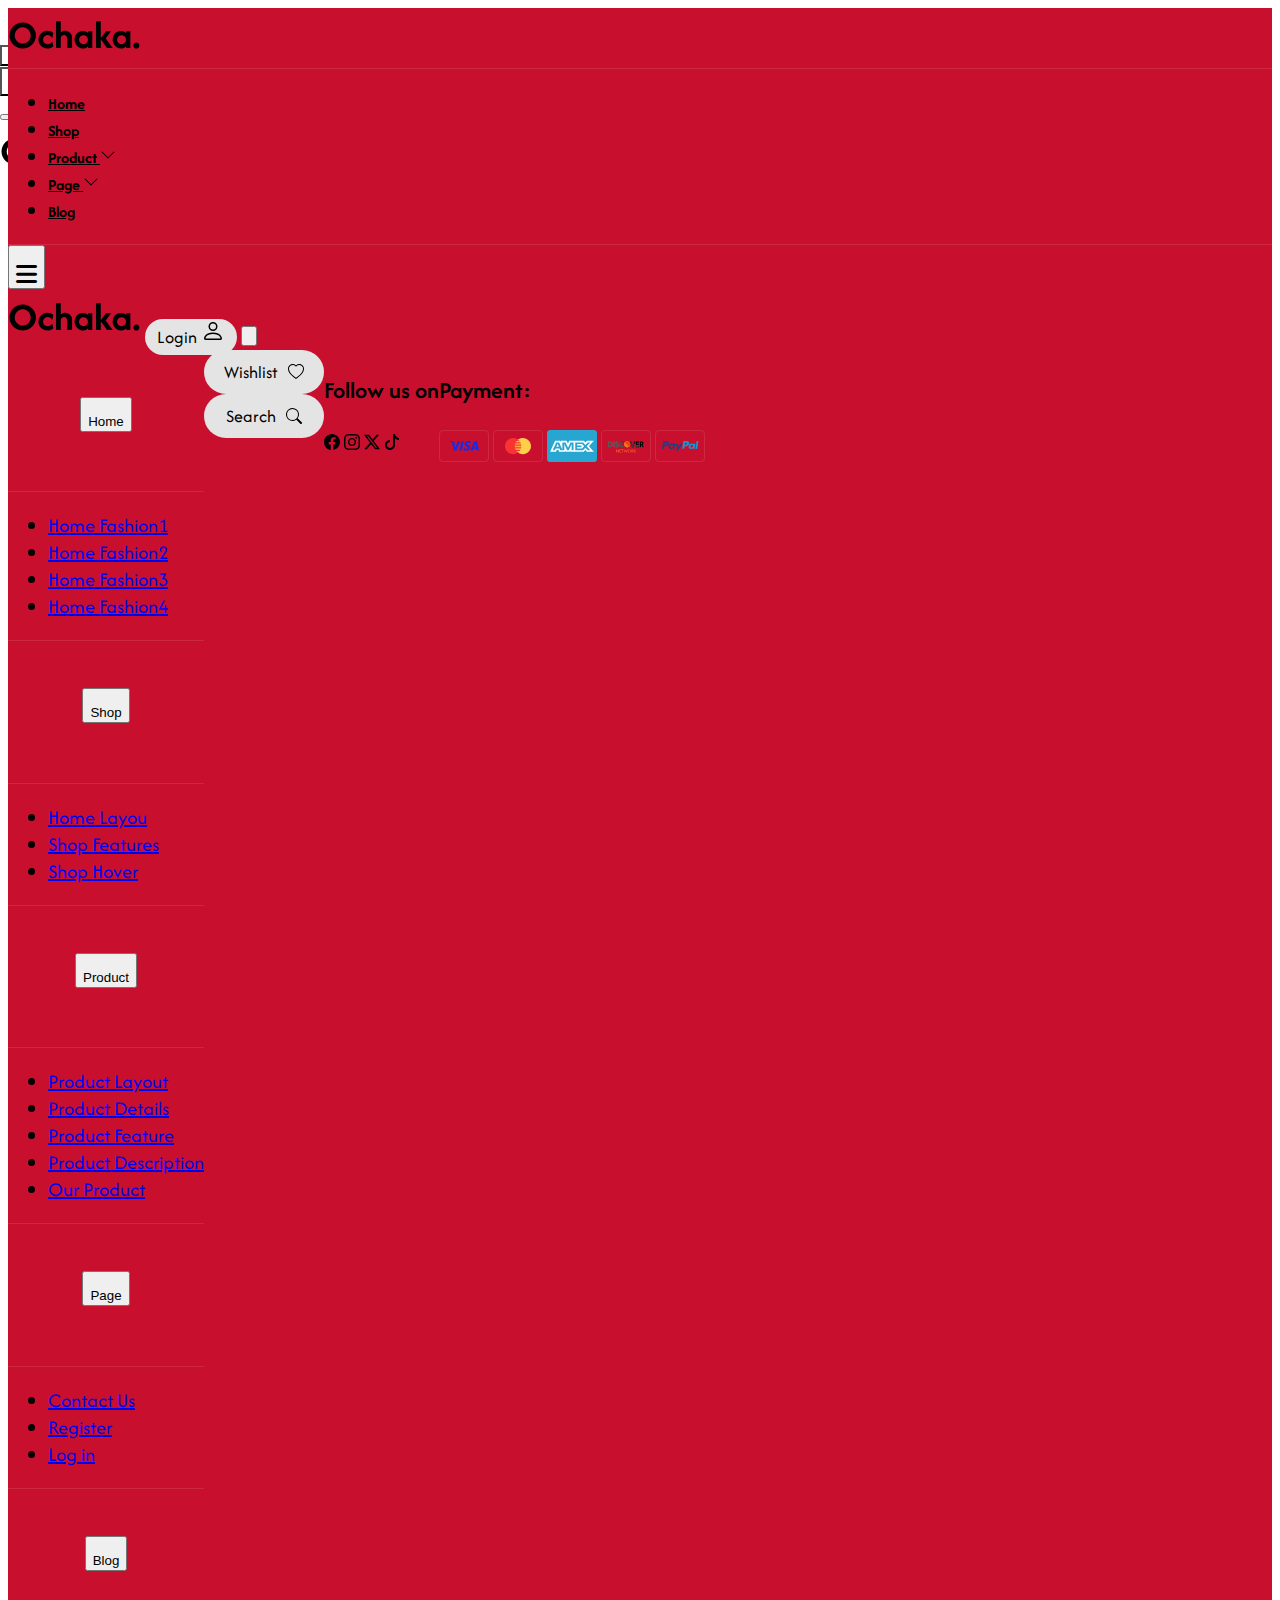
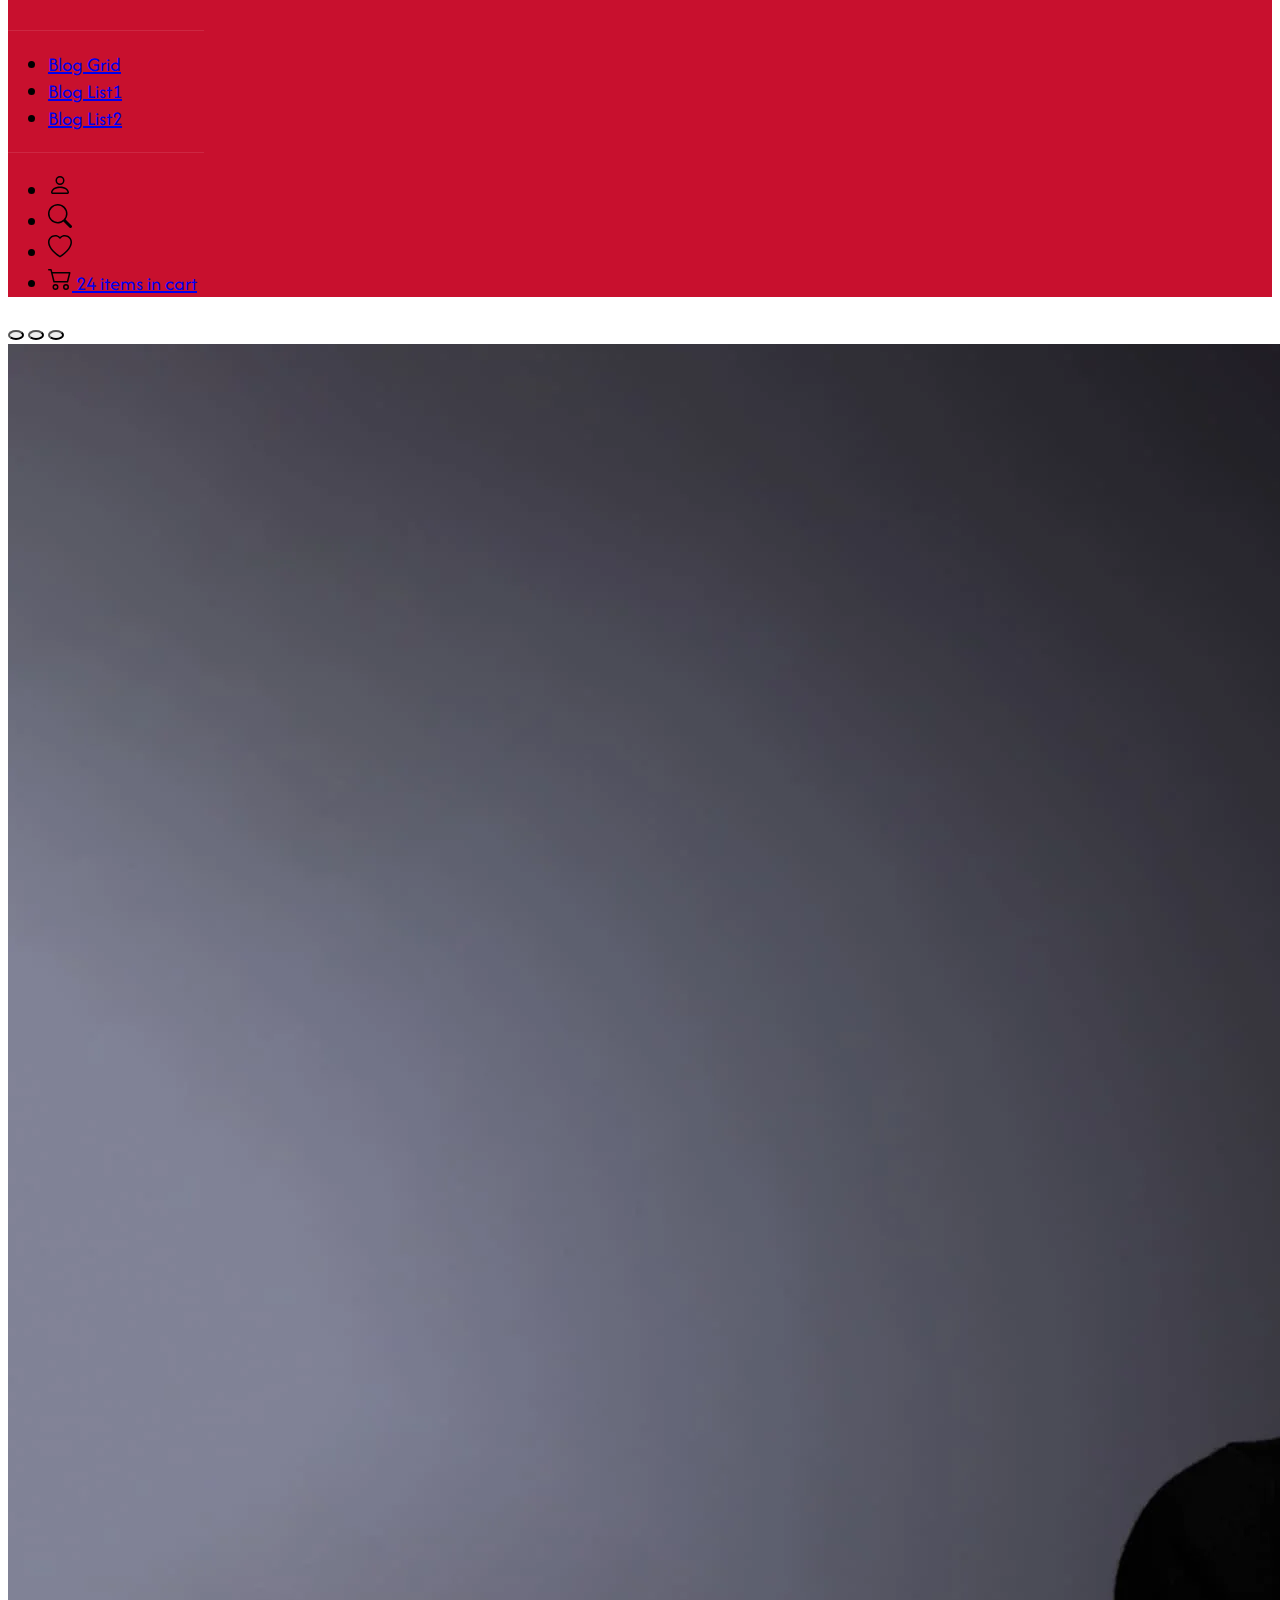
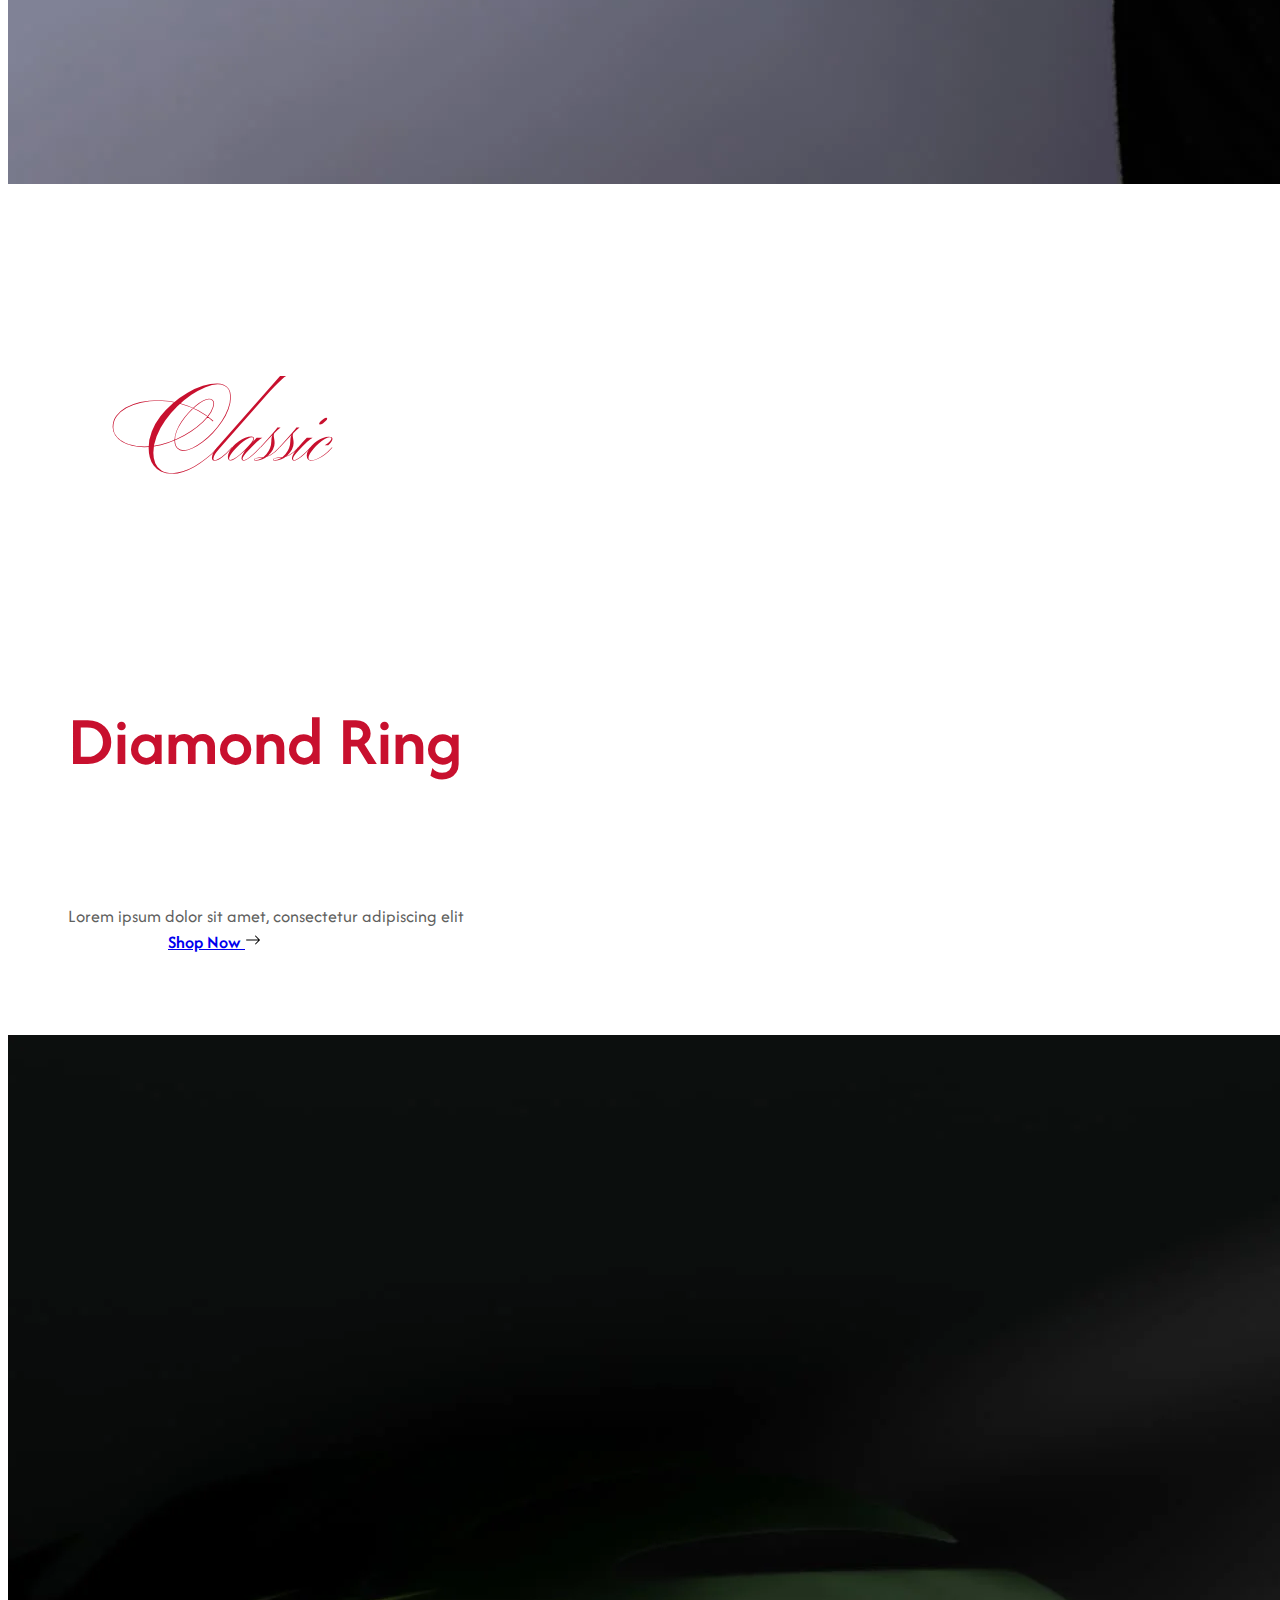
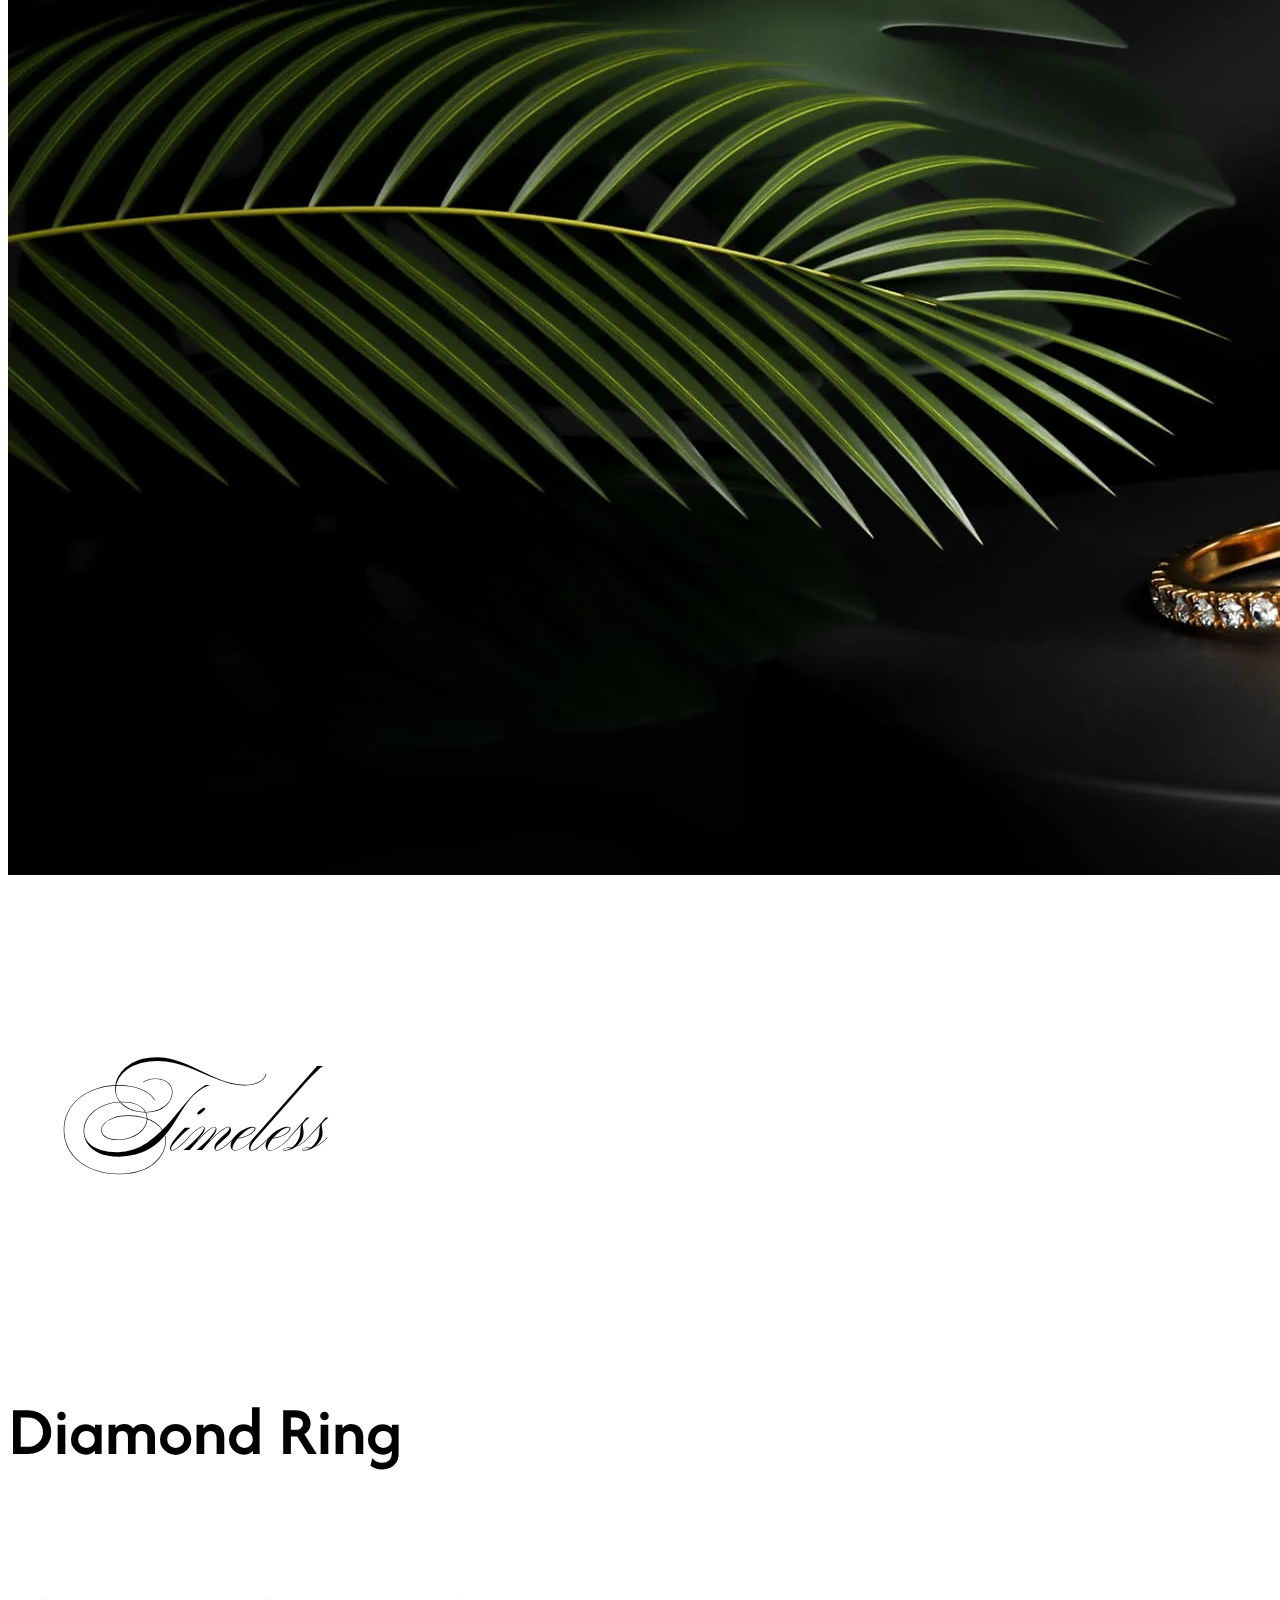
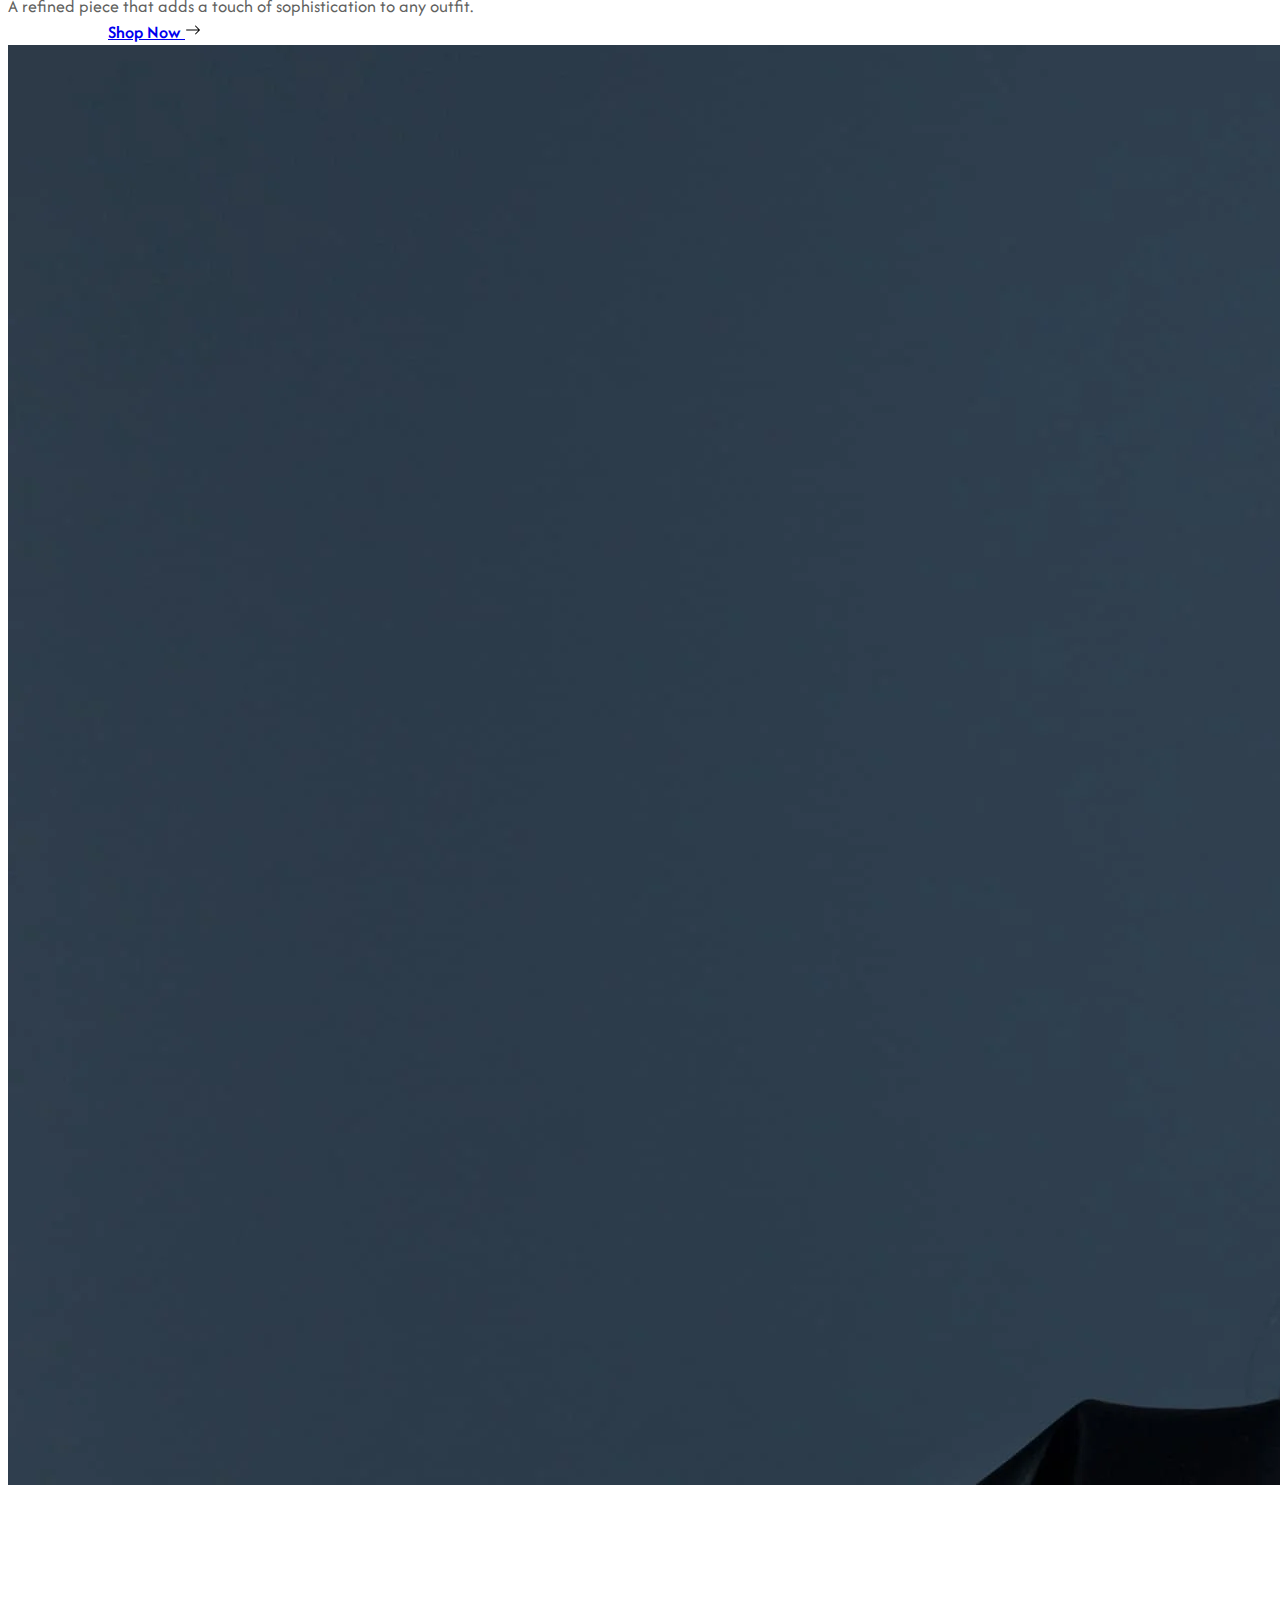
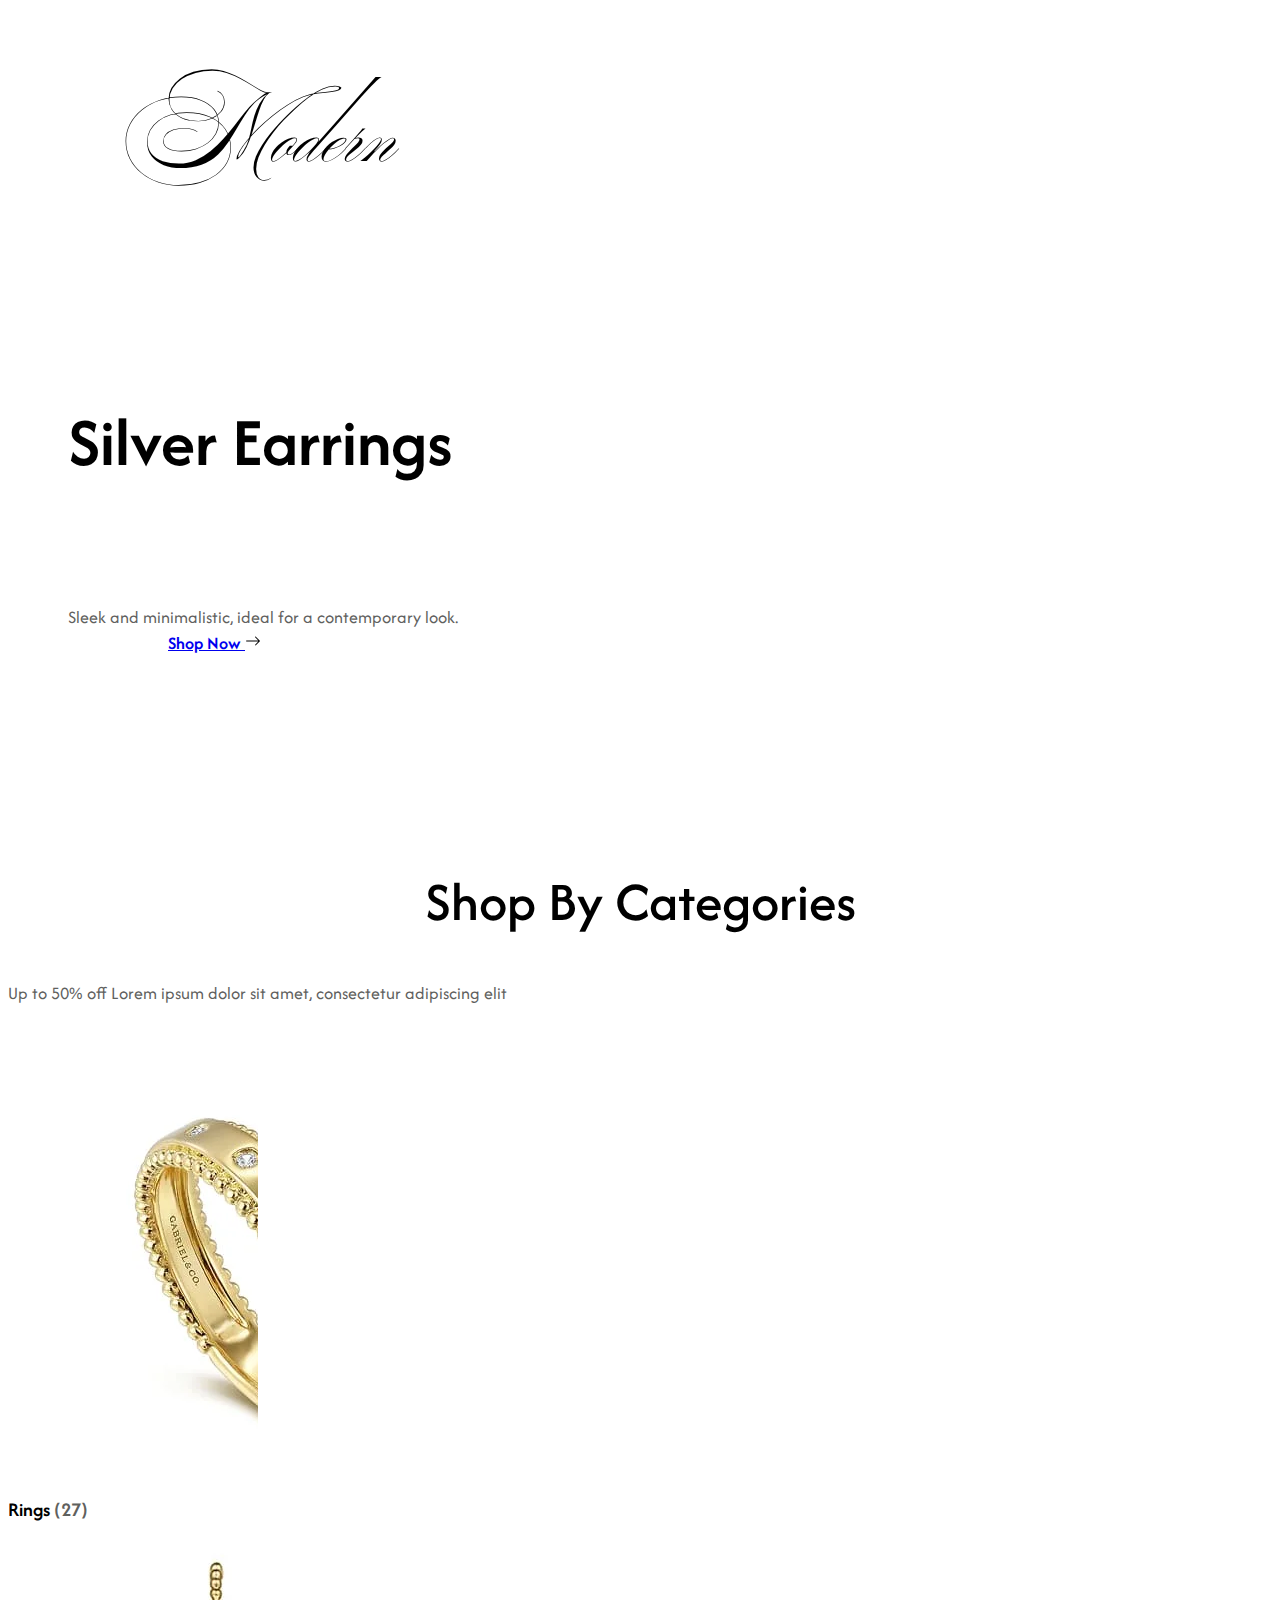
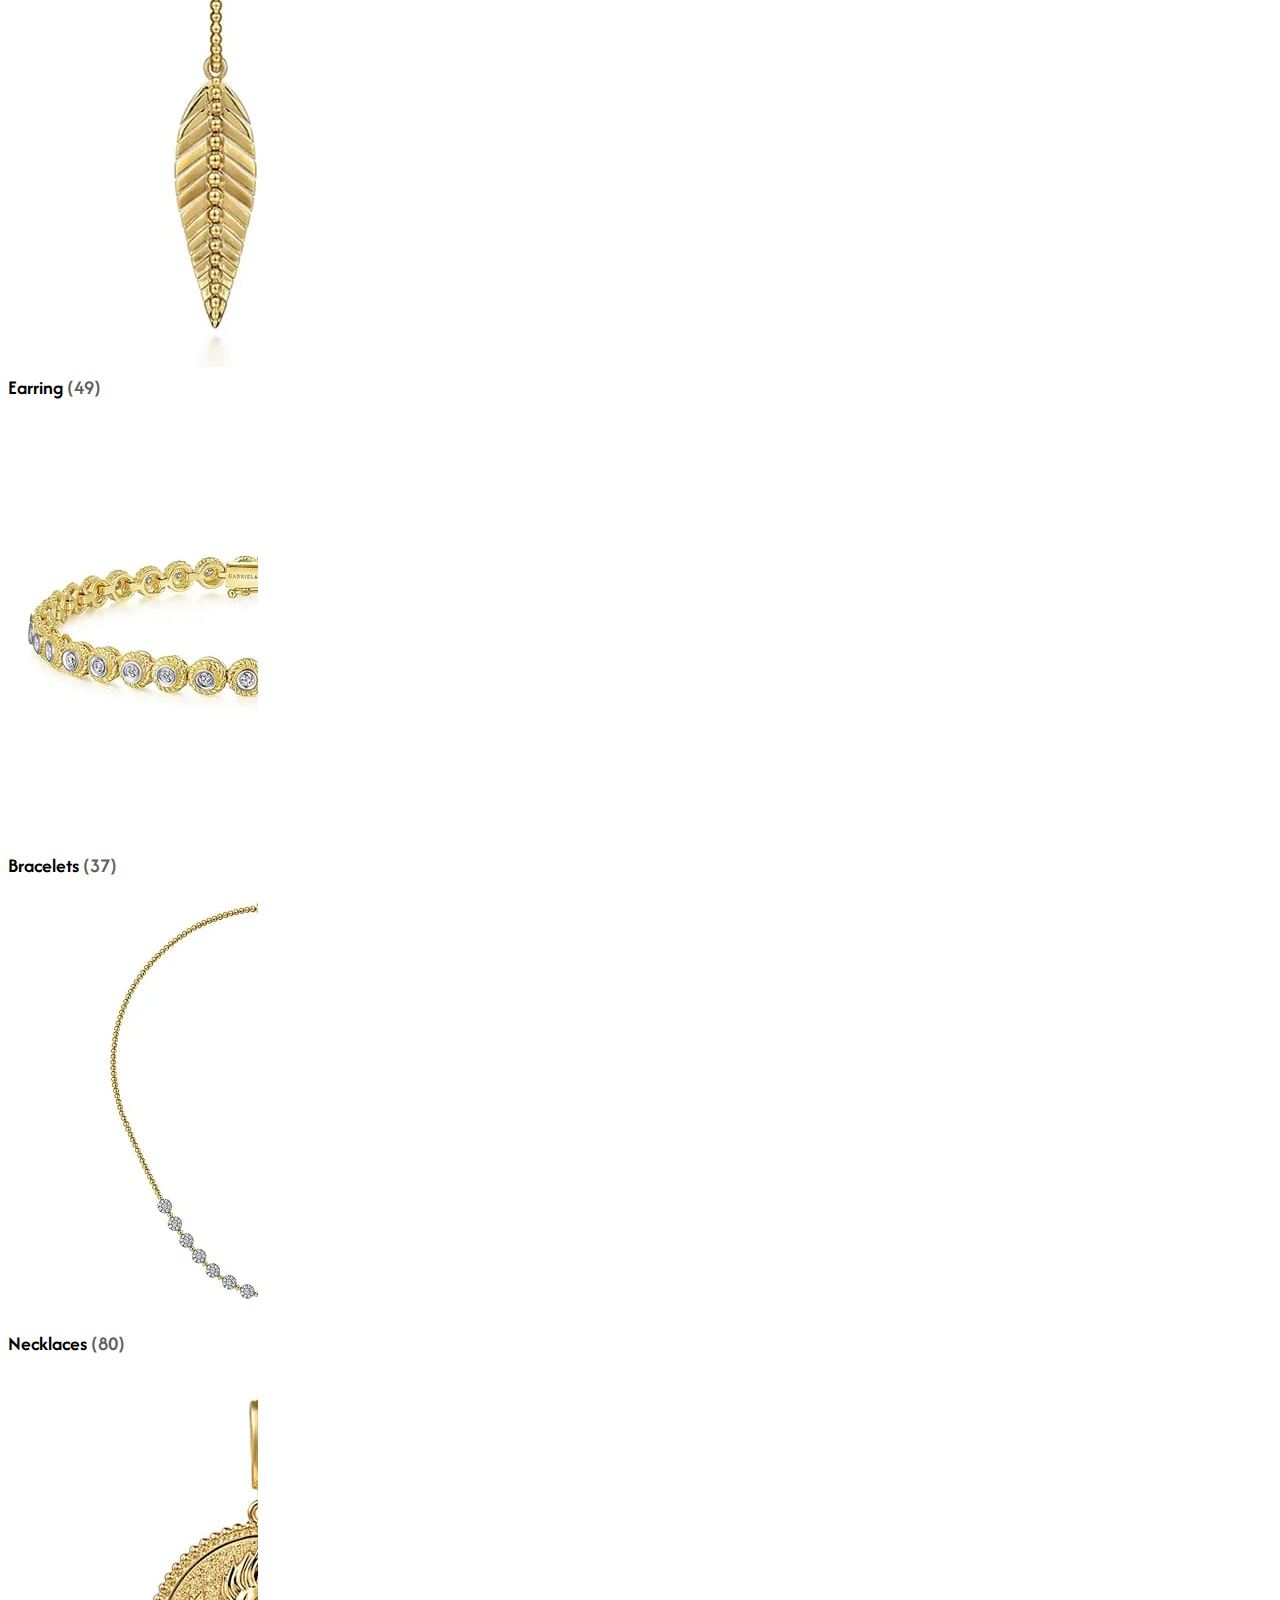
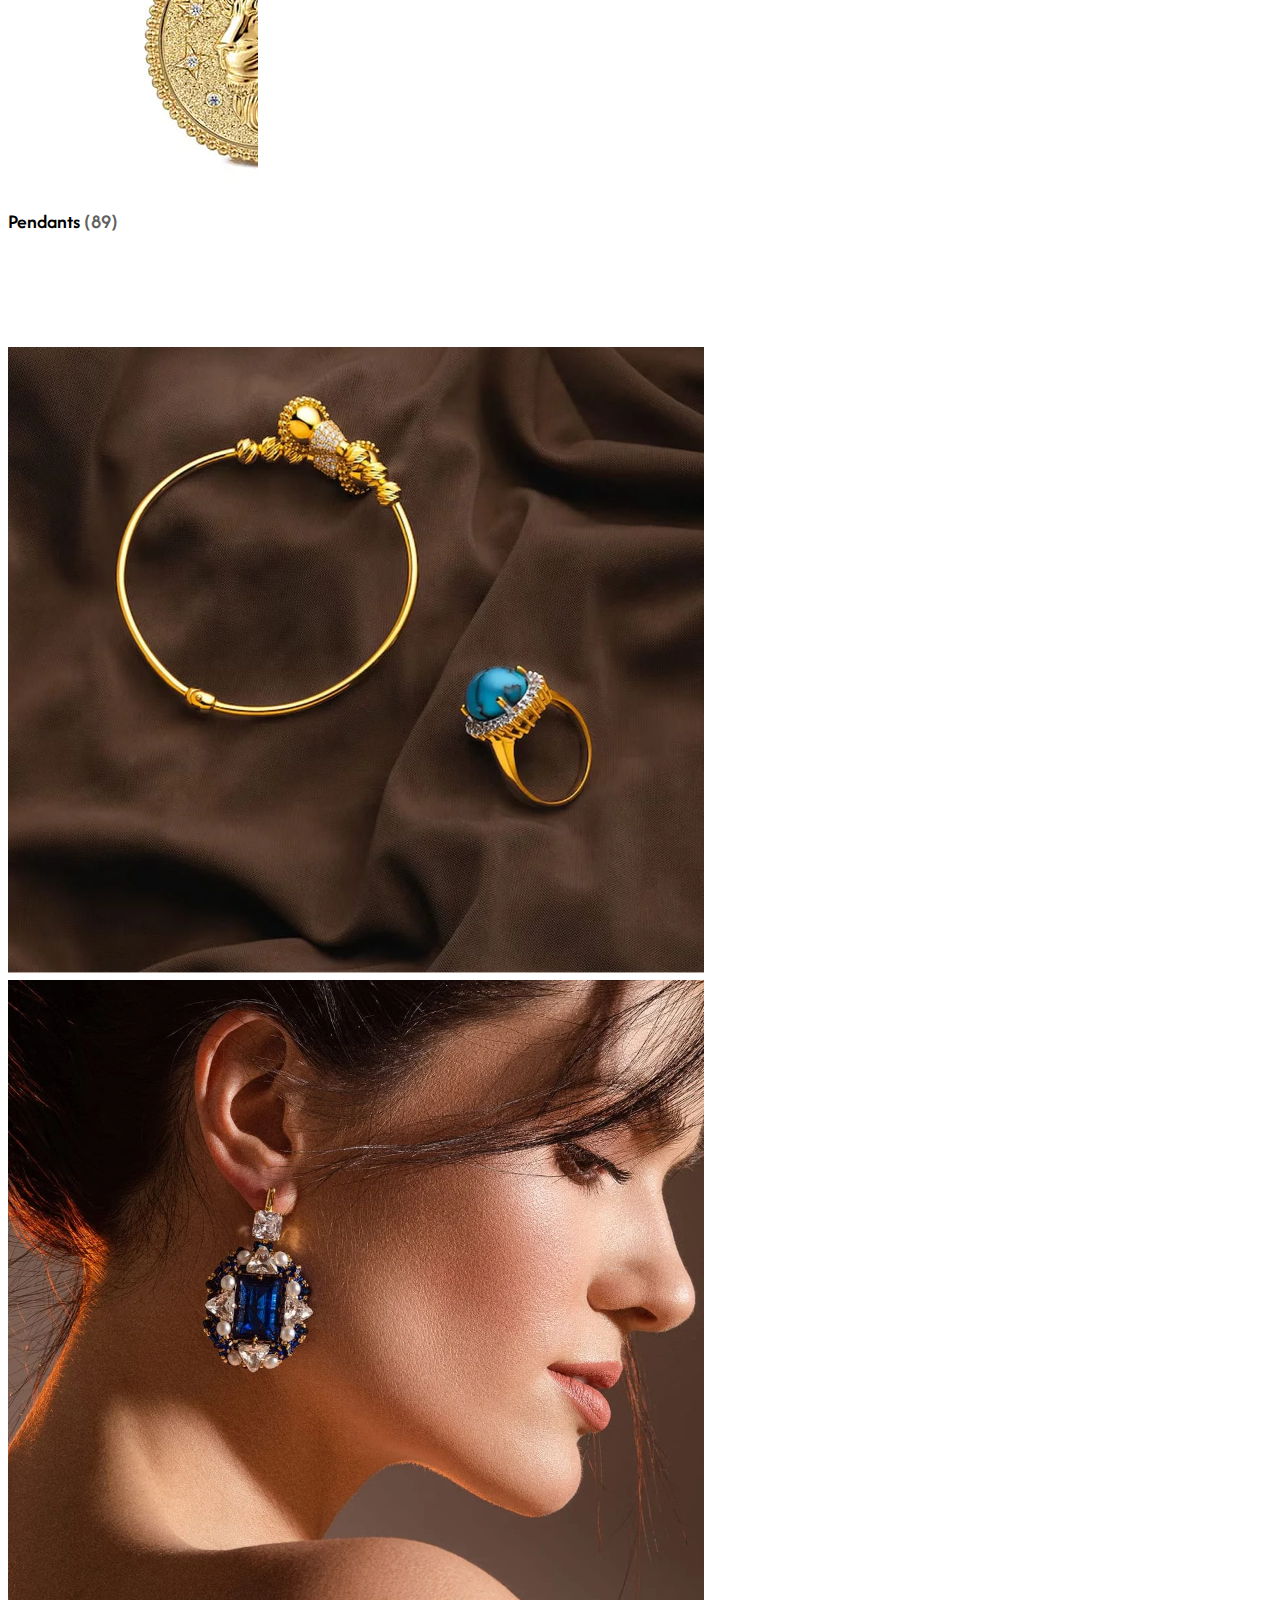
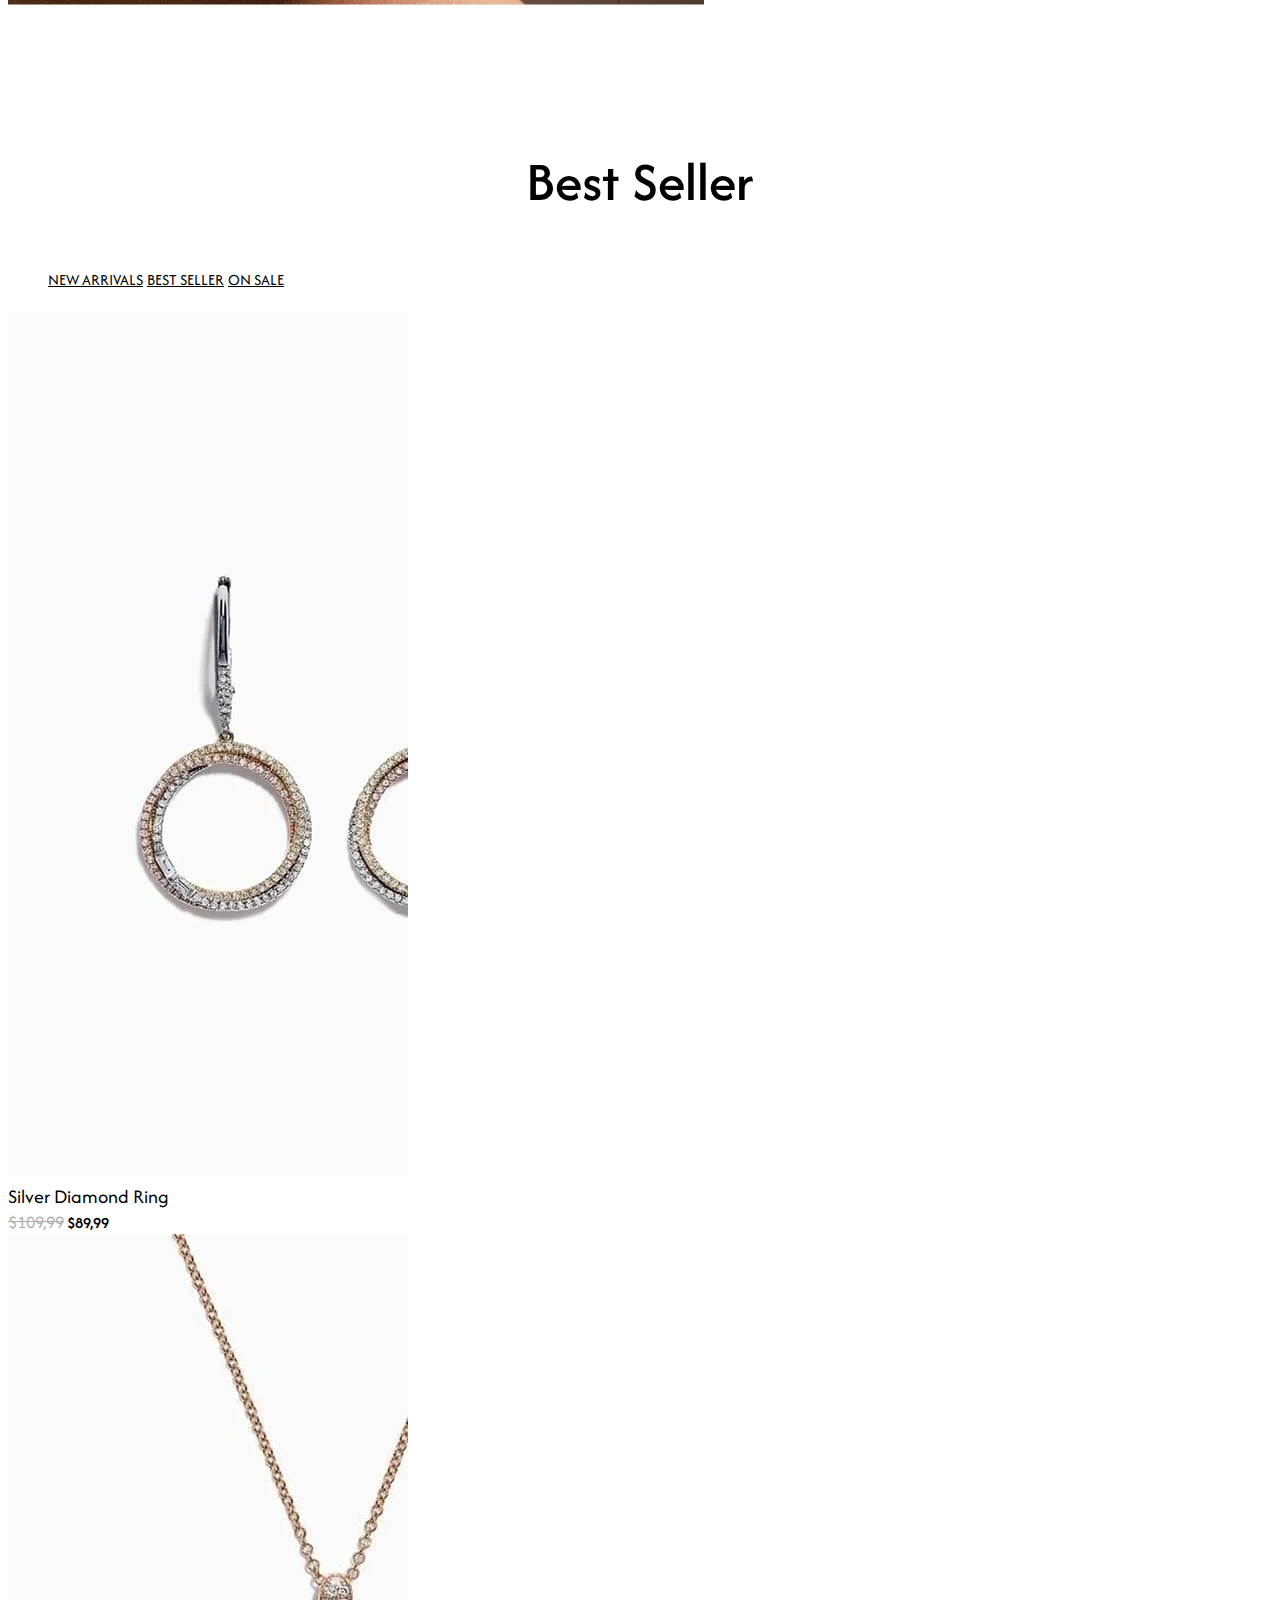
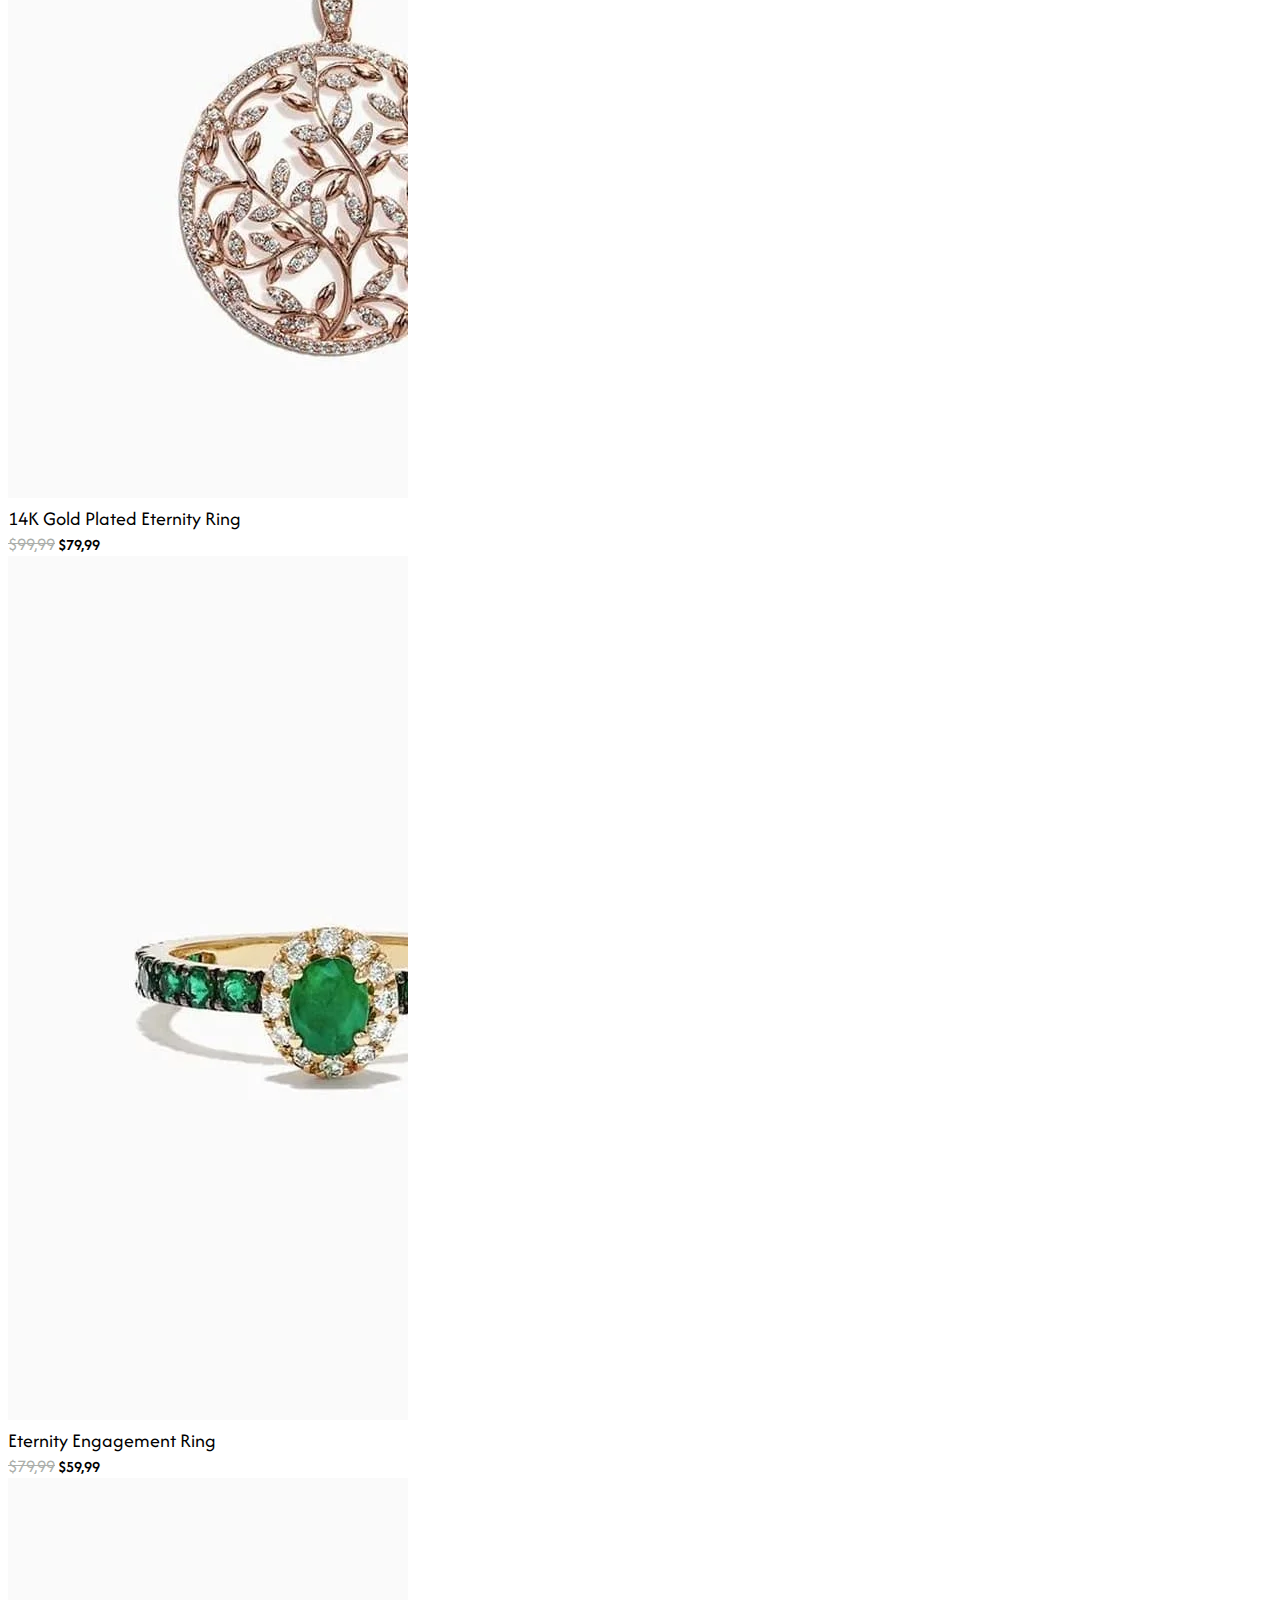
<file: index.html>
<!doctype html>
<html lang="en">

<head>
    <meta charset="utf-8">
    <meta name="viewport" content="width=device-width, initial-scale=1">
    <title>Jewelery</title>
    <meta name="description" content="Jewelry Shop" />
    <meta name="keywords" content="jewelry, ring, necklace, earrings, bracelet, accessories" />
    <!-- bootstrap css  -->
    <link href="https://cdn.jsdelivr.net/npm/bootstrap@5.3.7/dist/css/bootstrap.min.css" rel="stylesheet"
        integrity="sha384-LN+7fdVzj6u52u30Kp6M/trliBMCMKTyK833zpbD+pXdCLuTusPj697FH4R/5mcr" crossorigin="anonymous">
        <link rel="stylesheet" href="https://cdnjs.cloudflare.com/ajax/libs/font-awesome/6.5.1/css/all.min.css" integrity="sha512-…(بعض القيمة هنا)…" crossorigin="anonymous" referrerpolicy="no-referrer" />

    <!-- custom css-->
    <link rel="stylesheet" href="./assets/CSS/main.css">
</head>




<body>
        <div class="hidnav d-none">
            <div class="container">
                <div class="hiddennav d-flex justify-content-between p-2">
                    <div class="logon">
                        <img src="./assets/image/navbar/logo (1).svg" alt="logo">
                    </div>
                    <div class="main-nav1 d-none d-xl-block">
                        <div class="container-fluid">
                            <nav class="navbar navbar-expand-lg">
                                <div class="w-100 d-flex justify-content-between align-items-center">
                                    <div class="collapse navbar-collapse justify-content-center menu"
                                        id="navbarSupportedContent1">
                                        <ul class="navbar-nav mb-2 mb-lg-0">
                                            <li class="nav-item">
                                                <a class="nav-link text-white" aria-current="page" href="#">Home</a>
                                            </li>
                                            <li>
                                                <a class="nav-link text-white" href="#">Shop</a>
                                            </li>
                                            <li class="nav-item dropdown">
                                                <a class="nav-link d-flex align-items-center text-white" href="#"
                                                    id="navbarDropdownm1" role="button" data-bs-toggle="dropdown1"
                                                    aria-expanded="false">
                                                    Product
                                                    <svg xmlns="http://www.w3.org/2000/svg" width="16" height="16"
                                                        fill="currentColor" class="bi bi-chevron-down ms-2 rotate-icon"
                                                        viewBox="0 0 16 16">
                                                        <path fill-rule="evenodd"
                                                            d="M1.646 4.646a.5.5 0 0 1 .708 0L8 10.293l5.646-5.647a.5.5 0 0 1 .708.708l-6 6a.5.5 0 0 1-.708 0l-6-6a.5.5 0 0 1 0-.708z" />
                                                    </svg>
                                                </a>
                                                <ul class="dropdown-menu" aria-labelledby="navbarDropdownm1">
                                                    <li><a class="dropdown-item " href="#">Product Layout</a></li>
                                                    <li><a class="dropdown-item " href="#">Product Details</a></li>
                                                    <li><a class="dropdown-item " href="#">Product Feature</a></li>
                                                    <li><a class="dropdown-item " href="ourproduct.html">Our Product</a>
                                                    </li>
                                                </ul>
                                            </li>
                                            <li class="nav-item dropdown">
                                                <a class="nav-link d-flex align-items-center text-white" href="#"
                                                    id="navbarDropdown3" role="button" aria-expanded="false">
                                                    Page
                                                    <svg xmlns="http://www.w3.org/2000/svg" width="16" height="16"
                                                        fill="currentColor" class="bi bi-chevron-down ms-2 rotate-icon"
                                                        viewBox="0 0 16 16">
                                                        <path fill-rule="evenodd"
                                                            d="M1.646 4.646a.5.5 0 0 1 .708 0L8 10.293l5.646-5.647a.5.5 0 0 1 .708.708l-6 6a.5.5 0 0 1-.708 0l-6-6a.5.5 0 0 1 0-.708z" />
                                                    </svg>
                                                </a>
                                                <ul class="dropdown-menu " aria-labelledby="navbarDropdown">
                                                    <li><a class="dropdown-item " href="contactus.html">Contact Us</a>
                                                    </li>
                                                    <li><a class="dropdown-item " href="register.html">Register</a></li>
                                                    <li><a class="dropdown-item " href="login.html">Log in</a></li>

                                                </ul>
                                            </li>
                                            <li>
                                                <a class="nav-link text-white" href="#">Blog</a>
                                            </li>
                                        </ul>
                                    </div>
                                </div>
                            </nav>
                        </div>
                    </div>
                    <nav class="navbar1 d-block d-xl-none">
                            <div class="container-fluid  d-flex justify-content-between align-items-center ">
                                <button class="navbar-toggler order-0 border-0  " type="button"
                                    data-bs-toggle="offcanvas" data-bs-target="#offcanvasDarkNavbar8"
                                    aria-controls="offcanvasDarkNavbar" aria-label="Toggle navigation">
                                    <i class="fa-solid fa-bars" style="color: #000000; font-size: 24px;"></i>
                                </button>
                                <div class="d-xl-none order-2 " style="width: 40px;"></div>
                                <div class="offcanvas offcanvas-start text-bg-white d-xl-none" tabindex="-1"
                                    id="offcanvasDarkNavbar8" aria-labelledby="offcanvasDarkNavbarLabel">
                                    <div
                                        class="offcanvas-header p-4 d-flex flex-nowrap overflow-auto gap-4 align-items-center login">
                                        <img src="./assets/image/logo.svg" alt="logo">
                                        <a href="login.html">Login <svg xmlns="http://www.w3.org/2000/svg" width="24"
                                                height="24" fill="#00000" class="bi bi-person" viewBox="0 0 16 16">
                                                <path
                                                    d="M8 8a3 3 0 1 0 0-6 3 3 0 0 0 0 6m2-3a2 2 0 1 1-4 0 2 2 0 0 1 4 0m4 8c0 1-1 1-1 1H3s-1 0-1-1 1-4 6-4 6 3 6 4m-1-.004c-.001-.246-.154-.986-.832-1.664C11.516 10.68 10.289 10 8 10s-3.516.68-4.168 1.332c-.678.678-.83 1.418-.832 1.664z" />
                                            </svg></a>
                                        <button type="button" class="btn-close btn-close-white"
                                            data-bs-dismiss="offcanvas" aria-label="Close"></button>
                                    </div>
                                    <div class="offcanvas-body pt-4 px-3 d-flex flex-column gap-3">
                                        <div class="accordion w-100" id="accordionExample9">
                                            <div class="accordion-item">
                                                <h2 class="accordion-header">
                                                    <button class="accordion-button" type="button"
                                                        data-bs-toggle="collapse" data-bs-target="#collapseOne"
                                                        aria-expanded="true" aria-controls="collapseOne">
                                                        Home
                                                    </button>
                                                </h2>
                                                <div id="collapseOne" class="accordion-collapse collapse show"
                                                    data-bs-parent="#accordionExample9">
                                                    <div class="accordion-body">
                                                        <ul class="list-unstyled">
                                                            <li><a href="#">Home Fashion1</a></li>
                                                            <li><a href="#">Home Fashion2</a></li>
                                                            <li><a href="#">Home Fashion3</a></li>
                                                            <li><a href="#">Home Fashion4</a></li>
                                                        </ul>
                                                    </div>
                                                </div>
                                            </div>
                                            <div class="accordion-item">
                                                <h2 class="accordion-header">
                                                    <button class="accordion-button collapsed" type="button"
                                                        data-bs-toggle="collapse" data-bs-target="#collapseTwo"
                                                        aria-expanded="false" aria-controls="collapseTwo">
                                                        Shop
                                                    </button>
                                                </h2>
                                                <div id="collapseTwo" class="accordion-collapse collapse"
                                                    data-bs-parent="#accordionExample">
                                                    <div class="accordion-body">
                                                        <ul class="list-unstyled">
                                                            <li><a href="#">Home Layou</a></li>
                                                            <li><a href="#">Shop Features</a></li>
                                                            <li><a href="#">Shop Hover</a></li>
                                                        </ul>
                                                    </div>
                                                </div>
                                            </div>
                                            <div class="accordion-item">
                                                <h2 class="accordion-header">
                                                    <button class="accordion-button collapsed" type="button"
                                                        data-bs-toggle="collapse" data-bs-target="#collapseThree"
                                                        aria-expanded="false" aria-controls="collapseThree">
                                                        Product
                                                    </button>
                                                </h2>
                                                <div id="collapseThree" class="accordion-collapse collapse"
                                                    data-bs-parent="#accordionExample">
                                                    <div class="accordion-body">
                                                        <ul class="list-unstyled">
                                                            <li><a href="#">Product Layout</a></li>
                                                            <li><a href="#">Product Details</a></li>
                                                            <li><a href="#">Product Feature</a></li>
                                                            <li><a href="#">Product Description</a></li>
                                                            <li><a href="ourproduct.html">Our Product</a></li>
                                                        </ul>
                                                    </div>
                                                </div>
                                            </div>
                                            <div class="accordion-item">
                                                <h2 class="accordion-header">
                                                    <button class="accordion-button collapsed" type="button"
                                                        data-bs-toggle="collapse" data-bs-target="#collapseFour"
                                                        aria-expanded="false" aria-controls="collapseFour">
                                                        Page
                                                    </button>
                                                </h2>
                                                <div id="collapseFour" class="accordion-collapse collapse"
                                                    data-bs-parent="#accordionExample">
                                                    <div class="accordion-body">
                                                        <ul class="list-unstyled">
                                                            <li><a href="contactus.html">Contact Us</a></li>
                                                            <li><a href="register.html">Register</a></li>
                                                            <li><a href="login.html">Log in</a></li>
                                                        </ul>
                                                    </div>
                                                </div>
                                            </div>
                                            <div class="accordion-item">
                                                <h2 class="accordion-header">
                                                    <button class="accordion-button collapsed" type="button"
                                                        data-bs-toggle="collapse" data-bs-target="#collapseFive"
                                                        aria-expanded="false" aria-controls="collapseFive">
                                                        Blog
                                                    </button>
                                                </h2>
                                                <div id="collapseFive" class="accordion-collapse collapse"
                                                    data-bs-parent="#accordionExample">
                                                    <div class="accordion-body">
                                                        <ul class="list-unstyled">
                                                            <li><a href="contactus.html">Blog Grid</a></li>
                                                            <li><a href="register.html">Blog List1</a></li>
                                                            <li><a href="login.html">Blog List2</a></li>
                                                        </ul>
                                                    </div>
                                                </div>
                                            </div>
                                        </div>
                                        <div class="btn-like-s d-flex  justify-content-center gap-2">
                                            <a href="#"> Wishlist <svg xmlns="http://www.w3.org/2000/svg" width="16"
                                                    height="16" fill="#000000" class="bi bi-heart" viewBox="0 0 16 16">
                                                    <path
                                                        d="m8 2.748-.717-.737C5.6.281 2.514.878 1.4 3.053c-.523 1.023-.641 2.5.314 4.385.92 1.815 2.834 3.989 6.286 6.357 3.452-2.368 5.365-4.542 6.286-6.357.955-1.886.838-3.362.314-4.385C13.486.878 10.4.28 8.717 2.01zM8 15C-7.333 4.868 3.279-3.04 7.824 1.143q.09.083.176.171a3 3 0 0 1 .176-.17C12.72-3.042 23.333 4.867 8 15" />
                                                </svg>
                                            </a>
                                            <a href="#"> Search <svg xmlns="http://www.w3.org/2000/svg" width="16"
                                                    height="16" fill="#000000" class="bi bi-search" viewBox="0 0 16 16">
                                                    <path
                                                        d="M11.742 10.344a6.5 6.5 0 1 0-1.397 1.398h-.001q.044.06.098.115l3.85 3.85a1 1 0 0 0 1.415-1.414l-3.85-3.85a1 1 0 0 0-.115-.1zM12 6.5a5.5 5.5 0 1 1-11 0 5.5 5.5 0 0 1 11 0" />
                                                </svg> </a>
                                        </div>
                                        <div class="follow">
                                            <h3>Follow us on</h3>
                                            <div class="social d-flex gap-3">
                                                <a href="#"><img src="./assets/image/social/facebook.svg"
                                                        alt="Facebook"></a>
                                                <a href="#"><img src="./assets/image/social/instagram.svg"
                                                        alt="Instagram"></a>
                                                <a href="#"><img src="./assets/image/social/twitter-x.svg"
                                                        alt="Twitter"></a>
                                                <a href="#"><img src="./assets/image/social/tiktok.svg"
                                                        alt="TikTok"></a>
                                            </div>
                                        </div>
                                        <div class="payment">
                                            <h3 class="text-dark">Payment:</h3>
                                            <div class="payment-icon d-flex gap-1 justify-content-center">
                                                <img src="./assets/image/footer/visa-2.svg" alt="VISA">
                                                <img src="./assets/image/footer/master-card-2.svg" alt="MasterCard">
                                                <img src="./assets/image/footer/amex-2.svg" alt="AMEX">
                                                <img src="./assets/image/footer/discover-2.svg" alt="Discover">
                                                <img src="./assets/image/footer/paypal-2.svg" alt="PayPal">
                                            </div>
                                        </div>
                                    </div>
                                </div>
                            </div>
                    </nav>
                    <div class="logonn">
                        <img src="./assets/image/navbar/logo (1).svg" alt="logo">
                    </div>
                    <div class="nav-iconn ">
                        <ul class="d-flex list-unstyled gap-3 align-items-center justify-content-center pt-2">
                            <li class="spa1"><a href="login.html"><svg xmlns="http://www.w3.org/2000/svg" width="24" height="24"
                                        fill="#00000" class="bi bi-person" viewBox="0 0 16 16">
                                        <path
                                            d="M8 8a3 3 0 1 0 0-6 3 3 0 0 0 0 6m2-3a2 2 0 1 1-4 0 2 2 0 0 1 4 0m4 8c0 1-1 1-1 1H3s-1 0-1-1 1-4 6-4 6 3 6 4m-1-.004c-.001-.246-.154-.986-.832-1.664C11.516 10.68 10.289 10 8 10s-3.516.68-4.168 1.332c-.678.678-.83 1.418-.832 1.664z" />
                                    </svg></a></li>
                            <li class="spa2"><a href="#"><svg xmlns="http://www.w3.org/2000/svg" width="24" height="24" fill="#00000"
                                        class="bi bi-search" viewBox="0 0 16 16">
                                        <path
                                            d="M11.742 10.344a6.5 6.5 0 1 0-1.397 1.398h-.001q.044.06.098.115l3.85 3.85a1 1 0 0 0 1.415-1.414l-3.85-3.85a1 1 0 0 0-.115-.1zM12 6.5a5.5 5.5 0 1 1-11 0 5.5 5.5 0 0 1 11 0" />
                                    </svg></a></li>
                            <li class="spa3"><a href="#"><svg xmlns="http://www.w3.org/2000/svg" width="24" height="24" fill="#00000"
                                        class="bi bi-heart" viewBox="0 0 16 16">
                                        <path
                                            d="m8 2.748-.717-.737C5.6.281 2.514.878 1.4 3.053c-.523 1.023-.641 2.5.314 4.385.92 1.815 2.834 3.989 6.286 6.357 3.452-2.368 5.365-4.542 6.286-6.357.955-1.886.838-3.362.314-4.385C13.486.878 10.4.28 8.717 2.01zM8 15C-7.333 4.868 3.279-3.04 7.824 1.143q.09.083.176.171a3 3 0 0 1 .176-.17C12.72-3.042 23.333 4.867 8 15" />
                                    </svg></a></li>
                            <li class="position-relative spa4"><a href="#"><svg xmlns="http://www.w3.org/2000/svg" width="24"
                                        height="24" fill="#00000" class="bi bi-cart2" viewBox="0 0 16 16">
                                        <path
                                            d="M0 2.5A.5.5 0 0 1 .5 2H2a.5.5 0 0 1 .485.379L2.89 4H14.5a.5.5 0 0 1 .485.621l-1.5 6A.5.5 0 0 1 13 11H4a.5.5 0 0 1-.485-.379L1.61 3H.5a.5.5 0 0 1-.5-.5M3.14 5l1.25 5h8.22l1.25-5zM5 13a1 1 0 1 0 0 2 1 1 0 0 0 0-2m-2 1a2 2 0 1 1 4 0 2 2 0 0 1-4 0m9-1a1 1 0 1 0 0 2 1 1 0 0 0 0-2m-2 1a2 2 0 1 1 4 0 2 2 0 0 1-4 0" />
                                    </svg>
                                    <span
                                        class="position-absolute top-0 start-100 translate-middle badge rounded-pill bg-danger px-1 py-1">
                                        24
                                        <span class="visually-hidden">items in cart</span>
                                    </span></a></li>
                        </ul>
                    </div>
                </div>
            </div>
            
        </div>
    <main>
        <section class="header">
            <div id="carouselExampleIndicators" class="carousel slide position-relative" data-bs-ride="carousel">
                <div class="carousel-indicators">
                    <button type="button" data-bs-target="#carouselExampleIndicators" data-bs-slide-to="0"
                        class="active" aria-current="true" aria-label="Slide 1"></button>
                    <button type="button" data-bs-target="#carouselExampleIndicators" data-bs-slide-to="1"
                        aria-label="Slide 2"></button>
                    <button type="button" data-bs-target="#carouselExampleIndicators" data-bs-slide-to="2"
                        aria-label="Slide 3"></button>
                </div>
                <div class="carousel-inner">
                    <div class="carousel-item active">
                        <img src="./assets/image/hero/girlv.webp" class="d-block w-100 h-100" alt="girl model">
                        <div
                            class="carousel-caption d-none d-md-block d-flex flex-column justify-content-center align-items-center item1">
                            <h5 class="type1 m-0">Classic</h5>
                            <h5 class="type2 m-0">Diamond Ring</h5>
                            <p>Lorem ipsum dolor sit amet, consectetur adipiscing elit</p>
                            <a href="#" class="text-decoration-none btn1 btn btn-light shine-link">Shop Now <img
                                    src="./assets/image/sale/arrow-right.svg" alt="arrow"></a>
                        </div>
                    </div>
                    <div class="carousel-item">
                        <img src="./assets/image/hero/ring.webp" class="d-block w-100" alt="Ring">
                        <div class="carousel-caption d-none d-md-block d-flex flex-column  text2">
                            <h5 class="type1 m-0">Timeless</h5>
                            <h5 class="type2 m-0">Diamond Ring</h5>
                            <p>A refined piece that adds a touch of sophistication to any outfit.</p>
                            <a href="#" class="text-decoration-none btn1 btn btn-light shine-link">Shop Now <img
                                    src="./assets/image/sale/arrow-right.svg" alt="arrow"></a>
                        </div>
                    </div>
                    <div class="carousel-item">
                        <img src="./assets/image/hero/girl1$.webp" class="d-block w-100" alt="girl model">
                        <div
                            class="carousel-caption d-none d-md-block d-flex flex-column justify-content-center align-items-center item1">
                            <h5 class="type1 m-0">Modern</h5>
                            <h5 class="type2 m-0">Silver Earrings</h5>
                            <p>Sleek and minimalistic, ideal for a contemporary look.</p>
                            <a href="#" class="text-decoration-none btn1 btn btn-light shine-link">Shop Now <img
                                    src="./assets/image/sale/arrow-right.svg" alt="arrow"></a>
                        </div>
                    </div>
                </div>
            </div>
            <div class="top-header">
                <div class="container">
                    <div class="nav1 d-flex justify-content-between algin-items-center w-100">
                        <div class="minnav d-flex align-items-center gap-3">
                            <div class="dropdown">
                                <button class="dropdown-toggle border-0 d-none d-lg-block" type="button"
                                    id="languageDropdown1" data-bs-toggle="dropdown" aria-expanded="false">
                                    English
                                </button>
                                <ul class="dropdown-menu" aria-labelledby="languageDropdown">
                                    <li><a class="dropdown-item" href="#">English</a></li>
                                    <li><a class="dropdown-item" href="#">العربية</a></li>
                                    <li><a class="dropdown-item" href="#">简体中文</a></li>
                                    <li><a class="dropdown-item" href="#">اردو</a></li>
                                </ul>
                            </div>
                            <div class="dropdown">
                                <button
                                    class="  dropdown-toggle border-0 d-flex align-items-center gap-2 d-none d-lg-block"
                                    type="button" id="languageDropdown2" data-bs-toggle="dropdown"
                                    aria-expanded="false">
                                    <img src="./assets/image/hero/us.webp" width="20" alt="US flag">USD
                                </button>
                                <ul class="dropdown-menu " aria-labelledby="languageDropdown2">
                                    <li><a class="dropdown-item d-flex align-items-center gap-2" href="#"><img
                                                src="./assets/image/hero/us.webp" width="20" alt="US flag">USD</a></li>
                                    <li><a class="dropdown-item d-flex align-items-center gap-2" href="#"><img
                                                src="./assets/image/hero/vie.webp" width="20" alt="China flag">VND</a>
                                    </li>
                                </ul>
                            </div>
                        </div>
                        <nav class="navbar navbar-dark">
                            <div class="container-fluid  d-flex justify-content-between align-items-center">
                                <button class="navbar-toggler d-xl-none order-0 border-0" type="button"
                                    data-bs-toggle="offcanvas" data-bs-target="#offcanvasDarkNavbar81"
                                    aria-controls="offcanvasDarkNavbar" aria-label="Toggle navigation">
                                    <span class="navbar-toggler-icon"></span>
                                </button>
                                <div class="d-xl-none order-2" style="width: 40px;"></div>
                                <div class="offcanvas offcanvas-start text-bg-white d-xl-none" tabindex="-1"
                                    id="offcanvasDarkNavbar81" aria-labelledby="offcanvasDarkNavbarLabel">
                                    <div
                                        class="offcanvas-header p-4 d-flex flex-nowrap overflow-auto gap-4 align-items-center login">
                                        <img src="./assets/image/logo.svg" alt="logo">
                                        <a href="login.html">Login <svg xmlns="http://www.w3.org/2000/svg" width="24"
                                                height="24" fill="#00000" class="bi bi-person" viewBox="0 0 16 16">
                                                <path
                                                    d="M8 8a3 3 0 1 0 0-6 3 3 0 0 0 0 6m2-3a2 2 0 1 1-4 0 2 2 0 0 1 4 0m4 8c0 1-1 1-1 1H3s-1 0-1-1 1-4 6-4 6 3 6 4m-1-.004c-.001-.246-.154-.986-.832-1.664C11.516 10.68 10.289 10 8 10s-3.516.68-4.168 1.332c-.678.678-.83 1.418-.832 1.664z" />
                                            </svg></a>
                                        <button type="button" class="btn-close btn-close-white"
                                            data-bs-dismiss="offcanvas" aria-label="Close"></button>
                                    </div>
                                    <div class="offcanvas-body pt-4 px-3 d-flex flex-column gap-3">
                                        <div class="accordion w-100" id="accordionExample10">
                                            <div class="accordion-item">
                                                <h2 class="accordion-header">
                                                    <button class="accordion-button" type="button"
                                                        data-bs-toggle="collapse" data-bs-target="#collapseOne52"
                                                        aria-expanded="true" aria-controls="collapseOne52">
                                                        Home
                                                    </button>
                                                </h2>
                                                <div id="collapseOne52" class="accordion-collapse collapse show"
                                                    data-bs-parent="#accordionExample">
                                                    <div class="accordion-body">
                                                        <ul class="list-unstyled">
                                                            <li><a href="#">Home Fashion1</a></li>
                                                            <li><a href="#">Home Fashion2</a></li>
                                                            <li><a href="#">Home Fashion3</a></li>
                                                            <li><a href="#">Home Fashion4</a></li>
                                                        </ul>
                                                    </div>
                                                </div>
                                            </div>
                                            <div class="accordion-item">
                                                <h2 class="accordion-header">
                                                    <button class="accordion-button collapsed" type="button"
                                                        data-bs-toggle="collapse" data-bs-target="#collapseTwo1"
                                                        aria-expanded="false" aria-controls="collapseTwo1">
                                                        Shop
                                                    </button>
                                                </h2>
                                                <div id="collapseTwo1" class="accordion-collapse collapse"
                                                    data-bs-parent="#accordionExample">
                                                    <div class="accordion-body">
                                                        <ul class="list-unstyled">
                                                            <li><a href="#">Home Layou</a></li>
                                                            <li><a href="#">Shop Features</a></li>
                                                            <li><a href="#">Shop Hover</a></li>
                                                        </ul>
                                                    </div>
                                                </div>
                                            </div>
                                            <div class="accordion-item">
                                                <h2 class="accordion-header">
                                                    <button class="accordion-button collapsed" type="button"
                                                        data-bs-toggle="collapse" data-bs-target="#collapseThree1"
                                                        aria-expanded="false" aria-controls="collapseThree1">
                                                        Product
                                                    </button>
                                                </h2>
                                                <div id="collapseThree1" class="accordion-collapse collapse"
                                                    data-bs-parent="#accordionExample">
                                                    <div class="accordion-body">
                                                        <ul class="list-unstyled">
                                                            <li><a href="#">Product Layout</a></li>
                                                            <li><a href="#">Product Details</a></li>
                                                            <li><a href="#">Product Feature</a></li>
                                                            <li><a href="#">Product Description</a></li>
                                                            <li><a href="ourproduct.html">Our Product</a></li>
                                                        </ul>
                                                    </div>
                                                </div>
                                            </div>
                                            <div class="accordion-item">
                                                <h2 class="accordion-header">
                                                    <button class="accordion-button collapsed" type="button"
                                                        data-bs-toggle="collapse" data-bs-target="#collapseFour1"
                                                        aria-expanded="false" aria-controls="collapseFour1">
                                                        Page
                                                    </button>
                                                </h2>
                                                <div id="collapseFour1" class="accordion-collapse collapse"
                                                    data-bs-parent="#accordionExample">
                                                    <div class="accordion-body">
                                                        <ul class="list-unstyled">
                                                            <li><a href="contactus.html">Contact Us</a></li>
                                                            <li><a href="register.html">Register</a></li>
                                                            <li><a href="login.html">Log in</a></li>
                                                        </ul>
                                                    </div>
                                                </div>
                                            </div>
                                            <div class="accordion-item">
                                                <h2 class="accordion-header">
                                                    <button class="accordion-button collapsed" type="button"
                                                        data-bs-toggle="collapse" data-bs-target="#collapseFive1"
                                                        aria-expanded="false" aria-controls="collapseFive1">
                                                        Blog
                                                    </button>
                                                </h2>
                                                <div id="collapseFive1" class="accordion-collapse collapse"
                                                    data-bs-parent="#accordionExample">
                                                    <div class="accordion-body">
                                                        <ul class="list-unstyled">
                                                            <li><a href="contactus.html">Blog Grid</a></li>
                                                            <li><a href="register.html">Blog List1</a></li>
                                                            <li><a href="login.html">Blog List2</a></li>
                                                        </ul>
                                                    </div>
                                                </div>
                                            </div>
                                        </div>
                                        <div class="btn-like-s d-flex  justify-content-center gap-2">
                                            <a href="#"> Wishlist <svg xmlns="http://www.w3.org/2000/svg" width="16"
                                                    height="16" fill="#000000" class="bi bi-heart" viewBox="0 0 16 16">
                                                    <path
                                                        d="m8 2.748-.717-.737C5.6.281 2.514.878 1.4 3.053c-.523 1.023-.641 2.5.314 4.385.92 1.815 2.834 3.989 6.286 6.357 3.452-2.368 5.365-4.542 6.286-6.357.955-1.886.838-3.362.314-4.385C13.486.878 10.4.28 8.717 2.01zM8 15C-7.333 4.868 3.279-3.04 7.824 1.143q.09.083.176.171a3 3 0 0 1 .176-.17C12.72-3.042 23.333 4.867 8 15" />
                                                </svg>
                                            </a>
                                            <a href="#"> Search <svg xmlns="http://www.w3.org/2000/svg" width="16"
                                                    height="16" fill="#000000" class="bi bi-search" viewBox="0 0 16 16">
                                                    <path
                                                        d="M11.742 10.344a6.5 6.5 0 1 0-1.397 1.398h-.001q.044.06.098.115l3.85 3.85a1 1 0 0 0 1.415-1.414l-3.85-3.85a1 1 0 0 0-.115-.1zM12 6.5a5.5 5.5 0 1 1-11 0 5.5 5.5 0 0 1 11 0" />
                                                </svg> </a>
                                        </div>
                                        <div class="follow">
                                            <h3>Follow us on</h3>
                                            <div class="social d-flex gap-3">
                                                <a href="#"><img src="./assets/image/social/facebook.svg"
                                                        alt="Facebook"></a>
                                                <a href="#"><img src="./assets/image/social/instagram.svg"
                                                        alt="Instagram"></a>
                                                <a href="#"><img src="./assets/image/social/twitter-x.svg"
                                                        alt="Twitter"></a>
                                                <a href="#"><img src="./assets/image/social/tiktok.svg"
                                                        alt="TikTok"></a>
                                            </div>
                                        </div>
                                        <div class="payment">
                                            <h3 class="text-dark">Payment:</h3>
                                            <div class="payment-icon d-flex gap-1 justify-content-center">
                                                <img src="./assets/image/footer/visa-2.svg" alt="VISA">
                                                <img src="./assets/image/footer/master-card-2.svg" alt="MasterCard">
                                                <img src="./assets/image/footer/amex-2.svg" alt="AMEX">
                                                <img src="./assets/image/footer/discover-2.svg" alt="Discover">
                                                <img src="./assets/image/footer/paypal-2.svg" alt="PayPal">
                                            </div>
                                        </div>
                                    </div>
                                </div>
                            </div>
                        </nav>
                        <div class="logo-nav d-flex flex-column justify-content-center align-items-center m-auto ">
                            <img src="./assets/image/navbar/logo-white-3.svg" alt="LOGO">
                            <div class="name-web d-flex gap-2 align-items-center">
                                <svg width="14" height="6" viewBox="0 0 14 6" fill="none"
                                    xmlns="http://www.w3.org/2000/svg">
                                    <path d="M2.5 1L4.5 3L2.5 5L0.5 3L2.5 1Z" fill="white"></path>
                                    <path d="M10.5 0L13.5 3L10.5 6L7.5 3L10.5 0Z" fill="white"></path>
                                </svg>
                                <span>JEWELRY BOUTIQUE</span>
                                <svg width="14" height="6" viewBox="0 0 14 6" fill="none"
                                    xmlns="http://www.w3.org/2000/svg">
                                    <path d="M2.5 1L4.5 3L2.5 5L0.5 3L2.5 1Z" fill="white"></path>
                                    <path d="M10.5 0L13.5 3L10.5 6L7.5 3L10.5 0Z" fill="white"></path>
                                </svg>
                            </div>
                        </div>
                        <div class="nav-icon">
                            <ul class="d-flex list-unstyled gap-3 align-items-center">
                                <li><a href="login.html"><svg xmlns="http://www.w3.org/2000/svg" width="24" height="24"
                                            fill="#ffffff" class="bi bi-person" viewBox="0 0 16 16">
                                            <path
                                                d="M8 8a3 3 0 1 0 0-6 3 3 0 0 0 0 6m2-3a2 2 0 1 1-4 0 2 2 0 0 1 4 0m4 8c0 1-1 1-1 1H3s-1 0-1-1 1-4 6-4 6 3 6 4m-1-.004c-.001-.246-.154-.986-.832-1.664C11.516 10.68 10.289 10 8 10s-3.516.68-4.168 1.332c-.678.678-.83 1.418-.832 1.664z" />
                                        </svg></a></li>
                                <li><a href="#"><svg xmlns="http://www.w3.org/2000/svg" width="24" height="24"
                                            fill="#ffffff" class="bi bi-search" viewBox="0 0 16 16">
                                            <path
                                                d="M11.742 10.344a6.5 6.5 0 1 0-1.397 1.398h-.001q.044.06.098.115l3.85 3.85a1 1 0 0 0 1.415-1.414l-3.85-3.85a1 1 0 0 0-.115-.1zM12 6.5a5.5 5.5 0 1 1-11 0 5.5 5.5 0 0 1 11 0" />
                                        </svg></a></li>
                                <li><a href="#"><svg xmlns="http://www.w3.org/2000/svg" width="24" height="24"
                                            fill="#ffffff" class="bi bi-heart" viewBox="0 0 16 16">
                                            <path
                                                d="m8 2.748-.717-.737C5.6.281 2.514.878 1.4 3.053c-.523 1.023-.641 2.5.314 4.385.92 1.815 2.834 3.989 6.286 6.357 3.452-2.368 5.365-4.542 6.286-6.357.955-1.886.838-3.362.314-4.385C13.486.878 10.4.28 8.717 2.01zM8 15C-7.333 4.868 3.279-3.04 7.824 1.143q.09.083.176.171a3 3 0 0 1 .176-.17C12.72-3.042 23.333 4.867 8 15" />
                                        </svg></a></li>
                                <li class="position-relative"><a href="#"><svg xmlns="http://www.w3.org/2000/svg"
                                            width="24" height="24" fill="#ffffff" class="bi bi-cart2"
                                            viewBox="0 0 16 16">
                                            <path
                                                d="M0 2.5A.5.5 0 0 1 .5 2H2a.5.5 0 0 1 .485.379L2.89 4H14.5a.5.5 0 0 1 .485.621l-1.5 6A.5.5 0 0 1 13 11H4a.5.5 0 0 1-.485-.379L1.61 3H.5a.5.5 0 0 1-.5-.5M3.14 5l1.25 5h8.22l1.25-5zM5 13a1 1 0 1 0 0 2 1 1 0 0 0 0-2m-2 1a2 2 0 1 1 4 0 2 2 0 0 1-4 0m9-1a1 1 0 1 0 0 2 1 1 0 0 0 0-2m-2 1a2 2 0 1 1 4 0 2 2 0 0 1-4 0" />
                                        </svg>
                                        <span
                                            class="position-absolute top-0 start-100 translate-middle badge rounded-pill bg-danger px-1 py-1">
                                            24
                                            <span class="visually-hidden">items in cart</span>
                                        </span></a></li>
                            </ul>
                        </div>
                    </div>
                </div>
            </div>
            <div class="main-nav ">
                <div class="container-fluid">
                    <nav class="navbar navbar-expand-lg">
                        <div class="w-100 d-flex justify-content-center align-items-center ps-4">
                            <div class="collapse navbar-collapse justify-content-center menu"
                                id="navbarSupportedContent">
                                <ul class="navbar-nav mb-2 mb-lg-0">
                                    <li class="nav-item">
                                        <a class="nav-link text-white" aria-current="page" href="#">Home</a>
                                    </li>
                                    <li class="nav-item">
                                        <a class="nav-link text-white" href="#">Shop</a>
                                    </li>
                                    <li class="nav-item dropdown">
                                        <a class="nav-link d-flex align-items-center text-white" href="#"
                                            id="navbarDropdown" role="button" aria-expanded="false">
                                            Product
                                            <svg xmlns="http://www.w3.org/2000/svg" width="16" height="16"
                                                fill="currentColor" class="bi bi-chevron-down ms-2 rotate-icon"
                                                viewBox="0 0 16 16">
                                                <path fill-rule="evenodd"
                                                    d="M1.646 4.646a.5.5 0 0 1 .708 0L8 10.293l5.646-5.647a.5.5 0 0 1 .708.708l-6 6a.5.5 0 0 1-.708 0l-6-6a.5.5 0 0 1 0-.708z" />
                                            </svg>
                                        </a>
                                        <ul class="dropdown-menu" aria-labelledby="navbarDropdown">
                                            <li><a class="dropdown-item " href="#">Product Layout</a></li>
                                            <li><a class="dropdown-item " href="#">Product Details</a></li>
                                            <li><a class="dropdown-item " href="#">Product Feature</a></li>
                                            <li><a class="dropdown-item " href="ourproduct.html">Our Product</a></li>
                                        </ul>
                                    </li>
                                    <li class="nav-item dropdown">
                                        <a class="nav-link d-flex align-items-center text-white" href="#"
                                            id="navbarDropdown2" role="button" aria-expanded="false">
                                            Page
                                            <svg xmlns="http://www.w3.org/2000/svg" width="16" height="16"
                                                fill="currentColor" class="bi bi-chevron-down ms-2 rotate-icon"
                                                viewBox="0 0 16 16">
                                                <path fill-rule="evenodd"
                                                    d="M1.646 4.646a.5.5 0 0 1 .708 0L8 10.293l5.646-5.647a.5.5 0 0 1 .708.708l-6 6a.5.5 0 0 1-.708 0l-6-6a.5.5 0 0 1 0-.708z" />
                                            </svg>
                                        </a>
                                        <ul class="dropdown-menu " aria-labelledby="navbarDropdown">
                                            <li><a class="dropdown-item " href="contactus.html">Contact Us</a></li>
                                            <li><a class="dropdown-item " href="register.html">Register</a></li>
                                            <li><a class="dropdown-item " href="login.html">Log in</a></li>

                                        </ul>
                                    </li>
                                    <li>
                                        <a class="nav-link text-white" href="#">Blog</a>
                                    </li>
                                </ul>
                            </div>
                        </div>
                    </nav>
                </div>
            </div>
        </section>
        <section class="categories">
            <div class="container ">
                <h2 class="text-center title">Shop By Categories</h2>
                <p class="text-center pag">Up to 50% off Lorem ipsum dolor sit amet, consectetur adipiscing elit</p>
                <div class="row ">
                    <div class="col-12">
                        <div class="categories-scroll d-flex flex-nowrap gap-4 py-3 ">
                            <div class="card h-100 text-center ">
                                <img src="./assets/image/Categories/Rings.webp" class="card-img-top" alt="Ring">
                                <div class="card-body">
                                    <span class="name">Rings</span>
                                    <span class="num">(27)</span>
                                </div>
                            </div>
                            <div class="card h-100 text-center">
                                <img src="./assets/image/Categories/Earrings.webp" class="card-img-top" alt="Earring">
                                <div class="card-body">
                                    <span class="name">Earring</span>
                                    <span class="num">(49)</span>
                                </div>
                            </div>
                            <div class="card h-100 text-center ">
                                <img src="./assets/image/Categories/Bracelets.webp" class="card-img-top"
                                    alt="Bracelets">
                                <div class="card-body">
                                    <span class="name">Bracelets</span>
                                    <span class="num">(37)</span>
                                </div>
                            </div>
                            <div class="card h-100 text-center ">
                                <img src="./assets/image/Categories/Necklaces.webp" class="card-img-top"
                                    alt="Necklaces">
                                <div class="card-body">
                                    <span class="name">Necklaces</span>
                                    <span class="num">(80)</span>
                                </div>
                            </div>
                            <div class="card h-100 text-center ">
                                <img src="./assets/image/Categories/Pendants.webp" class="card-img-top" alt="Pendants">
                                <div class="card-body">
                                    <span class="name">Pendants</span>
                                    <span class="num">(89)</span>
                                </div>
                            </div>
                        </div>
                    </div>
                </div>
            </div>
        </section>
        <section class="sale">
            <div class="container">
                <div class="row g-5 ">
                    <div class="col-lg-6  position-relative all-s">
                        <div class="img-sale">
                            <img src="./assets/image/sale/ring.webp" class="w-100 sale-c " alt="ring sale">
                        </div>
                        <div class="text-card">
                            <span>Sale OFF 2%</span>
                            <h2 class="name-s">Diamond Jewelry</h2>
                            <a href="#" class="text-decoration-none btn1 btn btn-light shine-link">Shop now <img
                                    src="./assets/image/sale/arrow-right.svg" alt="arrow right"></a>
                        </div>
                    </div>
                    <div class="col-lg-6  position-relative all-s">
                        <div class="img-sale">
                            <img src="./assets/image/sale/girl.webp" class="w-100 sale-c " alt="girl">
                        </div>
                        <div class="text-card">
                            <span>Get our 5% OFF coupon</span>
                            <h2 class="name-s">Birthstone Jewelry</h2>
                            <a href="#" class="text-decoration-none btn1 btn btn-light ">Shop now <img
                                    src="./assets/image/sale/arrow-right.svg" alt="arrow right"></a>
                        </div>
                    </div>
                </div>
            </div>
        </section>
        <section class="Best-Seller">
            <div class="container">
                <h2 class="text-center"> Best Seller</h2>
                <nav>
                    <ul class="d-flex gap-3 justify-content-center nav-b">
                        <il><a href="#">NEW ARRIVALS</a></il>
                        <il><a href="#">BEST SELLER</a></il>
                        <il><a href="#">ON SALE</a></il>
                    </ul>
                </nav>
                <div class="row">
                    <div class="product">
                        <div class="col-12">
                            <div class="Best-Seller-scroll d-flex flex-nowrap gap-4 py-3">
                                <div class="card">
                                    <div class="img-all">
                                    <a href="viewproduct.html"> <img src="./assets/image/Best-Seller/product-5.webp"
                                            class="card-img-top img-org img-mo" alt="Earrings"></a>
                                    <a href="viewproduct.html"> <img src="./assets/image/Best-Seller/product-6.webp"
                                            class="card-img-top img-hover" alt="Earrings"/></a>
                                        <div class="icons">
                                            <div class="icon">
                                                <button class="btn border-0" type="button" data-bs-toggle="offcanvas"
                                                    data-bs-target="#offcanvasRight" aria-controls="offcanvasRight">
                                                    <img src="./assets/image/Best-Seller/cart-frame.svg" alt="cart">
                                                </button>
                                                <div class="offcanvas offcanvas-end" tabindex="-1" id="offcanvasRight"
                                                    aria-labelledby="offcanvasRightLabel">
                                                    <div class="offcanvas-header">
                                                        <div class="h21 d-flex">
                                                            <div class="likh">
                                                                <h2 class="text-center">You may also like</h2>
                                                            </div>
                                                            <div class="shoph">
                                                                <h2>Shopping cart</h2>
                                                            </div>
                                                        </div>
                                                        <button type="button" class="btn-close"
                                                            data-bs-dismiss="offcanvas" aria-label="Close"></button>
                                                    </div>
                                                    <div class="offcanvas-body">
                                                        <div class="like like-scroll">
                                                            <div class="products1">
                                                                <div class="product1">
                                                                    <div class="img-p1 ">
                                                                        <img src="./assets/image/Best-Seller/product-11.webp"
                                                                            alt="Rings">
                                                                    </div>
                                                                    <div class="text1">
                                                                        <p>Nike Sportswear Tee Shirts</p>
                                                                        <div class="salary d-flex gap-2">
                                                                            <span class="old-sal">$99,99</span>
                                                                            <span class="new-sal">$69,99</span>
                                                                        </div>
                                                                    </div>
                                                                </div>
                                                                <div class="product1">
                                                                    <div class="img-p1 ">
                                                                        <img src="./assets/image/Best-Seller/product-3.webp"
                                                                            alt="Rings">
                                                                    </div>
                                                                    <div class="text1">
                                                                        <p>Puma Essentials Grophic...</p>
                                                                        <div class="salary d-flex gap-2">
                                                                            <span class="old-sal">$89,99</span>
                                                                            <span class="new-sal">$59,99</span>
                                                                        </div>
                                                                    </div>
                                                                </div>
                                                                <div class="product1">
                                                                    <div class="img-p1 ">
                                                                        <img src="./assets/image/Best-Seller/product-5.webp"
                                                                            alt="Rings">
                                                                    </div>
                                                                    <div class="text1">
                                                                        <p>Nike Sportswear Tee Shirts</p>
                                                                        <div class="salary d-flex gap-2">
                                                                            <span class="old-sal">$149,99</span>
                                                                            <span class="new-sal">$109,99</span>
                                                                        </div>
                                                                    </div>
                                                                </div>
                                                                <div class="product1">
                                                                    <div class="img-p1 ">
                                                                        <img src="./assets/image/Best-Seller/product-7.webp"
                                                                            alt="Rings">
                                                                    </div>
                                                                    <div class="text1">
                                                                        <p>Nike Sportswear Tee Shirts</p>
                                                                        <div class="salary d-flex gap-2">
                                                                            <span class="old-sal">$59,99</span>
                                                                            <span class="new-sal">$39,99</span>
                                                                        </div>
                                                                    </div>
                                                                </div>
                                                            </div>
                                                        </div>
                                                        <div class="shop">
                                                            <div class="products">
                                                                <div class="product d-flex">
                                                                    <div class="img-p">
                                                                        <img src="./assets/image/Best-Seller/product-7.webp"
                                                                            alt="Necklaces">
                                                                    </div>
                                                                    <div class="text">
                                                                        <h3>Necklaces</h3>
                                                                        <p class="prg">Elegant gold layered necklace
                                                                        </p>
                                                                        <div
                                                                            class="numsal d-flex justify-content-between">
                                                                            <div>
                                                                                <span class="sp">1x</span>
                                                                                <span class="sp sp1">$20.00</span>
                                                                            </div>
                                                                            <div class="clos">
                                                                                <button type="button"
                                                                                    class="btn-close"></button>
                                                                            </div>
                                                                        </div>
                                                                    </div>
                                                                </div>
                                                                <div class="product d-flex">
                                                                    <div class="img-p">
                                                                        <img src="./assets/image/Best-Seller/product-5.webp"
                                                                            alt="Necklaces">
                                                                    </div>
                                                                    <div class="text">
                                                                        <h3>Earring</h3>
                                                                        <p class="prg">Elegant gold layered Earring</p>
                                                                        <div
                                                                            class="numsal d-flex justify-content-between">
                                                                            <div>
                                                                                <span class="sp">1x</span>
                                                                                <span class="sp sp1">$24.99</span>
                                                                            </div>
                                                                            <div class="clos">
                                                                                <button type="button"
                                                                                    class="btn-close"></button>
                                                                            </div>
                                                                        </div>
                                                                    </div>
                                                                </div>
                                                                <div class="product d-flex">
                                                                    <div class="img-p">
                                                                        <img src="./assets/image/Best-Seller/product-13.webp"
                                                                            aria-multiline="Bracelets">
                                                                    </div>
                                                                    <div class="text">
                                                                        <h3>Bracelets</h3>
                                                                        <p class="prg">Elegant gold layered Bracelets
                                                                        </p>
                                                                        <div
                                                                            class="numsal d-flex justify-content-between">
                                                                            <div>
                                                                                <span class="sp">1x</span>
                                                                                <span class="sp sp1">$18.99</span>
                                                                            </div>
                                                                            <div class="clos">
                                                                                <button type="button"
                                                                                    class="btn-close"></button>
                                                                            </div>
                                                                        </div>
                                                                    </div>
                                                                </div>
                                                                <div class="product d-flex">
                                                                    <div class="img-p">
                                                                        <img src="./assets/image/Best-Seller/product-15.webp"
                                                                            alt="Rings">
                                                                    </div>
                                                                    <div class="text">
                                                                        <h3>Rings</h3>
                                                                        <p class="prg">Elegant gold layered Rings </p>
                                                                        <div
                                                                            class="numsal d-flex justify-content-between">
                                                                            <div>
                                                                                <span class="sp">1x</span>
                                                                                <span class="sp sp1">$22.50</span>
                                                                            </div>
                                                                            <div class="clos">
                                                                                <button type="button"
                                                                                    class="btn-close"></button>
                                                                            </div>
                                                                        </div>
                                                                    </div>
                                                                </div>
                                                            </div>
                                                            <div class="footer">
                                                                <nav>
                                                                    <ul
                                                                        class="list-unstyled d-flex nav-c gap-3 justify-content-center">
                                                                        <li><a href="#" class="link d-flex gap-1">Note
                                                                                <img src="./assets/image/Best-Seller/note-pencil.svg"
                                                                                    alt="Edit"></a></li>
                                                                        <li><a href="#"
                                                                                class="link d-flex gap-1">Shopping
                                                                                <img src="./assets/image/Best-Seller/truck.svg"
                                                                                    alt="truck"></a></li>
                                                                        <li><a href="#" class="link d-flex gap-1">Gift
                                                                                <img src="./assets/image/Best-Seller/gift.svg"
                                                                                    alt="gift"> </a></li>
                                                                    </ul>
                                                                </nav>
                                                                <div class="spn d-flex justify-content-between">
                                                                    <p>Subtotal( 4item ) </p>
                                                                    <span class="sp1">$86.48</span>
                                                                </div>
                                                                <div class="progress"
                                                                    style="height: 10px; border-radius: 0;">
                                                                    <div class="progress-bar" role="progressbar"
                                                                        style="width: 25%; border-radius: 0;"
                                                                        aria-valuenow="25" aria-valuemin="0"
                                                                        aria-valuemax="100">
                                                                    </div>
                                                                </div>
                                                                <div class="free d-flex">
                                                                    <span>add </span>
                                                                    <span class="sp1"> $15.40 </span>
                                                                    <span> to cart and get free shipping</span>
                                                                </div>
                                                                <div class="detils">
                                                                    <ul
                                                                        class="d-flex justify-content-center list-unstyled gap-2">
                                                                        <li><a href="#" class="bg-white border">View
                                                                                cart</a></li>
                                                                        <li><a href="#"
                                                                                class="bg-black text-white">Check
                                                                                out</a></li>
                                                                    </ul>
                                                                </div>
                                                            </div>
                                                        </div>
                                                    </div>
                                                </div>
                                            </div>
                                            <div class="icon">
                                                <button type="button" class="btn border-0  like-btn "
                                                    data-bs-toggle="button" aria-pressed="false">
                                                    <svg xmlns="http://www.w3.org/2000/svg" width="16" height="16"
                                                        fill="#00000" class="bi bi-heart click" viewBox="0 0 16 16">
                                                        <path
                                                            d="m8 2.748-.717-.737C5.6.281 2.514.878 1.4 3.053c-.523 1.023-.641 2.5.314 4.385.92 1.815 2.834 3.989 6.286 6.357 3.452-2.368 5.365-4.542 6.286-6.357.955-1.886.838-3.362.314-4.385C13.486.878 10.4.28 8.717 2.01zM8 15C-7.333 4.868 3.279-3.04 7.824 1.143q.09.083.176.171a3 3 0 0 1 .176-.17C12.72-3.042 23.333 4.867 8 15" />
                                                    </svg>
                                                </button>
                                            </div>
                                            <div class="icon">
                                                <button class="btn" type="button" data-bs-toggle="offcanvas"
                                                    data-bs-target="#offcanvasBottom"
                                                    aria-controls="offcanvasBottom"><img
                                                        src="./assets/image/Best-Seller/arrow-counterclockwise.svg"></button>
                                                <div class="offcanvas offcanvas-bottom" tabindex="-1"
                                                    id="offcanvasBottom" aria-labelledby="offcanvasBottomLabel">
                                                    <div class="offcanvas-header">
                                                        <h5 class="offcanvas-title " id="offcanvasBottomLabel">
                                                            Compare products</h5>
                                                        <button type="button" class="btn-close"
                                                            data-bs-dismiss="offcanvas" aria-label="Close"></button>
                                                    </div>
                                                    <div
                                                        class="offcanvas-body small justify-content-around align-items-start">
                                                        <div class="products2  d-flex gap-3 ">
                                                            <div class="product2">
                                                                <div class="img-sm position-relative">
                                                                    <img src="./assets/image/Best-Seller/product-5.webp"
                                                                        alt="Earring">
                                                                    <button type="button" class="btn-close "
                                                                        data-bs-dismiss="offcanvas"
                                                                        aria-label="Close"></button>
                                                                </div>
                                                            </div>
                                                            <div class="product2">
                                                                <div class="img-sm position-relative">
                                                                    <img src="./assets/image/Best-Seller/product-7.webp"
                                                                        alt="Earring">
                                                                    <button type="button" class="btn-close "
                                                                        data-bs-dismiss="offcanvas"
                                                                        aria-label="Close"></button>
                                                                </div>
                                                            </div>
                                                            <div class="product2">
                                                                <div class="img-sm position-relative">
                                                                    <img src="./assets/image/Best-Seller/product-9.webp"
                                                                        alt="Earring">
                                                                    <button type="button" class="btn-close "
                                                                        data-bs-dismiss="offcanvas"
                                                                        aria-label="Close"></button>
                                                                </div>
                                                            </div>
                                                        </div>
                                                        <div class="comp">
                                                            <ul class="d-flex flex-column  gap-4  list-unstyled ">
                                                                <li><a href="#" class="bg-black text-white">Compare</a>
                                                                </li>
                                                                <li><a href="#" class="bg-white border">Clear All</a>
                                                                </li>
                                                            </ul>
                                                        </div>
                                                    </div>
                                                </div>
                                            </div>
                                            <div class="icon icon-link">
                                                <img src="./assets/image/Best-Seller/eye.svg"
                                                        class="eye img-show" alt="eye">
                                            </div>
                                        </div>
                                    </div>
                                    <div class="card-body">
                                        <p class="name-b">Silver Diamond Ring</p>
                                        <div class="salary d-flex gap-2">
                                            <span class="old-sal">$109,99</span>
                                            <span class="new-sal">$89,99</span>
                                        </div>
                                    </div>
                                </div>
                                <div class="card">
                                    <div class="img-all">
                                     <a href="viewproduct.html">  <img src="./assets/image/Best-Seller/product-7.webp"
                                            class="card-img-top img-org img-mo" alt="Necklaces"/></a>
                                    <a href="viewproduct.html">    <img src="./assets/image/Best-Seller/product-8.webp"
                                            class="card-img-top img-hover" alt="Necklaces"/></a>
                                        <div class="icons">
                                            <div class="icon">
                                                <button class="btn border-0" type="button" data-bs-toggle="offcanvas"
                                                    data-bs-target="#offcanvasRight1" aria-controls="offcanvasRight1">
                                                    <img src="./assets/image/Best-Seller/cart-frame.svg" alt="cart">
                                                </button>
                                                <div class="offcanvas offcanvas-end" tabindex="-1" id="offcanvasRight1"
                                                    aria-labelledby="offcanvasRightLabel">
                                                    <div class="offcanvas-header">
                                                        <div class="h21 d-flex">
                                                            <h2 class="text-center">You may also like</h2>
                                                            <h2>Shopping cart</h2>
                                                        </div>
                                                        <button type="button" class="btn-close"
                                                            data-bs-dismiss="offcanvas" aria-label="Close"></button>
                                                    </div>
                                                    <div class="offcanvas-body">
                                                        <div class="like like-scroll">
                                                            <div class="products1">
                                                                <div class="product1">
                                                                    <div class="img-p1 ">
                                                                        <img src="./assets/image/Best-Seller/product-11.webp"
                                                                            alt="Rings">
                                                                    </div>
                                                                    <div class="text1">
                                                                        <p>Nike Sportswear Tee Shirts</p>
                                                                        <div class="salary d-flex gap-2">
                                                                            <span class="old-sal">$99,99</span>
                                                                            <span class="new-sal">$69,99</span>
                                                                        </div>
                                                                    </div>
                                                                </div>
                                                                <div class="product1">
                                                                    <div class="img-p1 ">
                                                                        <img src="./assets/image/Best-Seller/product-3.webp"
                                                                            alt="Rings">
                                                                    </div>
                                                                    <div class="text1">
                                                                        <p>Puma Essentials Grophic...</p>
                                                                        <div class="salary d-flex gap-2">
                                                                            <span class="old-sal">$89,99</span>
                                                                            <span class="new-sal">$59,99</span>
                                                                        </div>
                                                                    </div>
                                                                </div>
                                                                <div class="product1">
                                                                    <div class="img-p1 ">
                                                                        <img src="./assets/image/Best-Seller/product-5.webp"
                                                                            alt="Rings">
                                                                    </div>
                                                                    <div class="text1">
                                                                        <p>Nike Sportswear Tee Shirts</p>
                                                                        <div class="salary d-flex gap-2">
                                                                            <span class="old-sal">$149,99</span>
                                                                            <span class="new-sal">$109,99</span>
                                                                        </div>
                                                                    </div>
                                                                </div>
                                                                <div class="product1">
                                                                    <div class="img-p1 ">
                                                                        <img src="./assets/image/Best-Seller/product-7.webp"
                                                                            alt="Rings">
                                                                    </div>
                                                                    <div class="text1">
                                                                        <p>Nike Sportswear Tee Shirts</p>
                                                                        <div class="salary d-flex gap-2">
                                                                            <span class="old-sal">$59,99</span>
                                                                            <span class="new-sal">$39,99</span>
                                                                        </div>
                                                                    </div>
                                                                </div>
                                                            </div>
                                                        </div>
                                                        <div class="shop">
                                                            <div class="products">
                                                                <div class="product d-flex">
                                                                    <div class="img-p">
                                                                        <img src="./assets/image/Best-Seller/product-7.webp"
                                                                            alt="Necklaces">
                                                                    </div>
                                                                    <div class="text">
                                                                        <h3>Necklaces</h3>
                                                                        <p class="prg">Elegant gold layered necklace
                                                                        </p>
                                                                        <div
                                                                            class="numsal d-flex justify-content-between">
                                                                            <div>
                                                                                <span class="sp">1x</span>
                                                                                <span class="sp sp1">$20.00</span>
                                                                            </div>
                                                                            <div class="clos">
                                                                                <button type="button"
                                                                                    class="btn-close"></button>
                                                                            </div>
                                                                        </div>
                                                                    </div>
                                                                </div>
                                                                <div class="product d-flex">
                                                                    <div class="img-p">
                                                                        <img src="./assets/image/Best-Seller/product-5.webp"
                                                                            alt="Necklaces">
                                                                    </div>
                                                                    <div class="text">
                                                                        <h3>Earring</h3>
                                                                        <p class="prg">Elegant gold layered Earring</p>
                                                                        <div
                                                                            class="numsal d-flex justify-content-between">
                                                                            <div>
                                                                                <span class="sp">1x</span>
                                                                                <span class="sp sp1">$24.99</span>
                                                                            </div>
                                                                            <div class="clos">
                                                                                <button type="button"
                                                                                    class="btn-close"></button>
                                                                            </div>
                                                                        </div>
                                                                    </div>
                                                                </div>
                                                                <div class="product d-flex">
                                                                    <div class="img-p">
                                                                        <img src="./assets/image/Best-Seller/product-13.webp"
                                                                            aria-multiline="Bracelets">
                                                                    </div>
                                                                    <div class="text">
                                                                        <h3>Bracelets</h3>
                                                                        <p class="prg">Elegant gold layered Bracelets
                                                                        </p>
                                                                        <div
                                                                            class="numsal d-flex justify-content-between">
                                                                            <div>
                                                                                <span class="sp">1x</span>
                                                                                <span class="sp sp1">$18.99</span>
                                                                            </div>
                                                                            <div class="clos">
                                                                                <button type="button"
                                                                                    class="btn-close"></button>
                                                                            </div>
                                                                        </div>
                                                                    </div>
                                                                </div>
                                                                <div class="product d-flex">
                                                                    <div class="img-p">
                                                                        <img src="./assets/image/Best-Seller/product-15.webp"
                                                                            alt="Rings">
                                                                    </div>
                                                                    <div class="text">
                                                                        <h3>Rings</h3>
                                                                        <p class="prg">Elegant gold layered Rings </p>
                                                                        <div
                                                                            class="numsal d-flex justify-content-between">
                                                                            <div>
                                                                                <span class="sp">1x</span>
                                                                                <span class="sp sp1">$22.50</span>
                                                                            </div>
                                                                            <div class="clos">
                                                                                <button type="button"
                                                                                    class="btn-close"></button>
                                                                            </div>
                                                                        </div>
                                                                    </div>
                                                                </div>
                                                            </div>
                                                            <div class="footer">
                                                                <nav>
                                                                    <ul
                                                                        class="list-unstyled d-flex nav-c gap-3 justify-content-center">
                                                                        <li><a href="#" class="link d-flex gap-1">Note
                                                                                <img src="./assets/image/Best-Seller/note-pencil.svg"
                                                                                    alt="Edit"></a></li>
                                                                        <li><a href="#"
                                                                                class="link d-flex gap-1">Shopping
                                                                                <img src="./assets/image/Best-Seller/truck.svg"
                                                                                    alt="truck"></a></li>
                                                                        <li><a href="#" class="link d-flex gap-1">Gift
                                                                                <img src="./assets/image/Best-Seller/gift.svg"
                                                                                    alt="gift"> </a></li>
                                                                    </ul>
                                                                </nav>
                                                                <div class="spn d-flex justify-content-between">
                                                                    <p>Subtotal( 4item ) </p>
                                                                    <span class="sp1">$86.48</span>
                                                                </div>
                                                                <div class="progress"
                                                                    style="height: 10px; border-radius: 0;">
                                                                    <div class="progress-bar" role="progressbar"
                                                                        style="width: 25%; border-radius: 0;"
                                                                        aria-valuenow="25" aria-valuemin="0"
                                                                        aria-valuemax="100">
                                                                    </div>
                                                                </div>
                                                                <div class="free d-flex">
                                                                    <span>add </span>
                                                                    <span class="sp1"> $15.40 </span>
                                                                    <span> to cart and get free shipping</span>
                                                                </div>
                                                                <div class="detils">
                                                                    <ul
                                                                        class="d-flex justify-content-center list-unstyled gap-2">
                                                                        <li><a href="#" class="bg-white border">View
                                                                                cart</a></li>
                                                                        <li><a href="#"
                                                                                class="bg-black text-white">Check
                                                                                out</a></li>
                                                                    </ul>
                                                                </div>
                                                            </div>
                                                        </div>
                                                    </div>
                                                </div>
                                            </div>
                                            <div class="icon">
                                                <button type="button" class="btn border-0  like-btn "
                                                    data-bs-toggle="button" aria-pressed="false">
                                                    <svg xmlns="http://www.w3.org/2000/svg" width="16" height="16"
                                                        fill="#00000" class="bi bi-heart click" viewBox="0 0 16 16">
                                                        <path
                                                            d="m8 2.748-.717-.737C5.6.281 2.514.878 1.4 3.053c-.523 1.023-.641 2.5.314 4.385.92 1.815 2.834 3.989 6.286 6.357 3.452-2.368 5.365-4.542 6.286-6.357.955-1.886.838-3.362.314-4.385C13.486.878 10.4.28 8.717 2.01zM8 15C-7.333 4.868 3.279-3.04 7.824 1.143q.09.083.176.171a3 3 0 0 1 .176-.17C12.72-3.042 23.333 4.867 8 15" />
                                                    </svg>
                                                </button>
                                            </div>
                                            <div class="icon">
                                                <button class="btn" type="button" data-bs-toggle="offcanvas"
                                                    data-bs-target="#offcanvasBottom1"
                                                    aria-controls="offcanvasBottom1"><img
                                                        src="./assets/image/Best-Seller/arrow-counterclockwise.svg"></button>
                                                <div class="offcanvas offcanvas-bottom" tabindex="-1"
                                                    id="offcanvasBottom1" aria-labelledby="offcanvasBottomLabel">
                                                    <div class="offcanvas-header">
                                                        <h5 class="offcanvas-title " id="offcanvasBottomLabel1">
                                                            Compare products</h5>
                                                        <button type="button" class="btn-close"
                                                            data-bs-dismiss="offcanvas" aria-label="Close"></button>
                                                    </div>
                                                    <div
                                                        class="offcanvas-body small justify-content-around align-items-start">
                                                        <div class="products2  d-flex gap-3 ">
                                                            <div class="product2">
                                                                <div class="img-sm position-relative">
                                                                    <img src="./assets/image/Best-Seller/product-5.webp"
                                                                        alt="Earring">
                                                                    <button type="button" class="btn-close "
                                                                        data-bs-dismiss="offcanvas"
                                                                        aria-label="Close"></button>
                                                                </div>
                                                            </div>
                                                            <div class="product2">
                                                                <div class="img-sm position-relative">
                                                                    <img src="./assets/image/Best-Seller/product-7.webp"
                                                                        alt="Earring">
                                                                    <button type="button" class="btn-close "
                                                                        data-bs-dismiss="offcanvas"
                                                                        aria-label="Close"></button>
                                                                </div>
                                                            </div>
                                                            <div class="product2">
                                                                <div class="img-sm position-relative">
                                                                    <img src="./assets/image/Best-Seller/product-9.webp"
                                                                        alt="Earring">
                                                                    <button type="button" class="btn-close "
                                                                        data-bs-dismiss="offcanvas"
                                                                        aria-label="Close"></button>
                                                                </div>
                                                            </div>
                                                        </div>
                                                        <div class="comp">
                                                            <ul class="d-flex flex-column  gap-4  list-unstyled ">
                                                                <li><a href="#" class="bg-black text-white">Compare</a>
                                                                </li>
                                                                <li><a href="#" class="bg-white border">Clear All</a>
                                                                </li>
                                                            </ul>
                                                        </div>
                                                    </div>
                                                </div>
                                            </div>
                                            <div class="icon icon-link">
                                            <img src="./assets/image/Best-Seller/eye.svg"
                                                        class="eye img-show" alt="eye"/>
                                            </div>
                                        </div>
                                    </div>
                                    <div class="card-body">
                                        <span class="name-b">14K Gold Plated Eternity Ring</span>
                                        <div class="salary d-flex gap-2">
                                            <span class="old-sal">$99,99</span>
                                            <span class="new-sal">$79,99</span>
                                        </div>
                                    </div>
                                </div>
                                <div class="card">
                                    <div class="img-all">
<a href="viewproduct.html"><img src="./assets/image/Best-Seller/product-9.webp"
                                            class="card-img-top img-org img-mo" alt="Ring"></a>
                                     <a href="viewproduct.html">  <img src="./assets/image/Best-Seller/product-10.webp"
                                            class="card-img-top img-hover" alt="Ring"></a>
                                        <div class="icons">
                                            <div class="icon">
                                                <button class="btn border-0" type="button" data-bs-toggle="offcanvas"
                                                    data-bs-target="#offcanvasRight2" aria-controls="offcanvasRight2">
                                                    <img src="./assets/image/Best-Seller/cart-frame.svg" alt="cart">
                                                </button>
                                                <div class="offcanvas offcanvas-end" tabindex="-1" id="offcanvasRight2"
                                                    aria-labelledby="offcanvasRightLabel2">
                                                    <div class="offcanvas-header">
                                                        <div class="h21 d-flex">
                                                            <h2 class="text-center">You may also like</h2>
                                                            <h2>Shopping cart</h2>
                                                        </div>
                                                        <button type="button" class="btn-close"
                                                            data-bs-dismiss="offcanvas" aria-label="Close"></button>
                                                    </div>
                                                    <div class="offcanvas-body">
                                                        <div class="like like-scroll">
                                                            <div class="products1">
                                                                <div class="product1">
                                                                    <div class="img-p1 ">
                                                                        <img src="./assets/image/Best-Seller/product-11.webp"
                                                                            alt="Rings">
                                                                    </div>
                                                                    <div class="text1">
                                                                        <p>Nike Sportswear Tee Shirts</p>
                                                                        <div class="salary d-flex gap-2">
                                                                            <span class="old-sal">$99,99</span>
                                                                            <span class="new-sal">$69,99</span>
                                                                        </div>
                                                                    </div>
                                                                </div>
                                                                <div class="product1">
                                                                    <div class="img-p1 ">
                                                                        <img src="./assets/image/Best-Seller/product-3.webp"
                                                                            alt="Rings">
                                                                    </div>
                                                                    <div class="text1">
                                                                        <p>Puma Essentials Grophic...</p>
                                                                        <div class="salary d-flex gap-2">
                                                                            <span class="old-sal">$89,99</span>
                                                                            <span class="new-sal">$59,99</span>
                                                                        </div>
                                                                    </div>
                                                                </div>
                                                                <div class="product1">
                                                                    <div class="img-p1 ">
                                                                        <img src="./assets/image/Best-Seller/product-5.webp"
                                                                            alt="Rings">
                                                                    </div>
                                                                    <div class="text1">
                                                                        <p>Nike Sportswear Tee Shirts</p>
                                                                        <div class="salary d-flex gap-2">
                                                                            <span class="old-sal">$149,99</span>
                                                                            <span class="new-sal">$109,99</span>
                                                                        </div>
                                                                    </div>
                                                                </div>
                                                                <div class="product1">
                                                                    <div class="img-p1 ">
                                                                        <img src="./assets/image/Best-Seller/product-7.webp"
                                                                            alt="Rings">
                                                                    </div>
                                                                    <div class="text1">
                                                                        <p>Nike Sportswear Tee Shirts</p>
                                                                        <div class="salary d-flex gap-2">
                                                                            <span class="old-sal">$59,99</span>
                                                                            <span class="new-sal">$39,99</span>
                                                                        </div>
                                                                    </div>
                                                                </div>
                                                            </div>
                                                        </div>
                                                        <div class="shop">
                                                            <div class="products">
                                                                <div class="product d-flex">
                                                                    <div class="img-p">
                                                                        <img src="./assets/image/Best-Seller/product-7.webp"
                                                                            alt="Necklaces">
                                                                    </div>
                                                                    <div class="text">
                                                                        <h3>Necklaces</h3>
                                                                        <p class="prg">Elegant gold layered necklace
                                                                        </p>
                                                                        <div
                                                                            class="numsal d-flex justify-content-between">
                                                                            <div>
                                                                                <span class="sp">1x</span>
                                                                                <span class="sp sp1">$20.00</span>
                                                                            </div>
                                                                            <div class="clos">
                                                                                <button type="button"
                                                                                    class="btn-close"></button>
                                                                            </div>
                                                                        </div>
                                                                    </div>
                                                                </div>
                                                                <div class="product d-flex">
                                                                    <div class="img-p">
                                                                        <img src="./assets/image/Best-Seller/product-5.webp"
                                                                            alt="Necklaces">
                                                                    </div>
                                                                    <div class="text">
                                                                        <h3>Earring</h3>
                                                                        <p class="prg">Elegant gold layered Earring</p>
                                                                        <div
                                                                            class="numsal d-flex justify-content-between">
                                                                            <div>
                                                                                <span class="sp">1x</span>
                                                                                <span class="sp sp1">$24.99</span>
                                                                            </div>
                                                                            <div class="clos">
                                                                                <button type="button"
                                                                                    class="btn-close"></button>
                                                                            </div>
                                                                        </div>
                                                                    </div>
                                                                </div>
                                                                <div class="product d-flex">
                                                                    <div class="img-p">
                                                                        <img src="./assets/image/Best-Seller/product-13.webp"
                                                                            aria-multiline="Bracelets">
                                                                    </div>
                                                                    <div class="text">
                                                                        <h3>Bracelets</h3>
                                                                        <p class="prg">Elegant gold layered Bracelets
                                                                        </p>
                                                                        <div
                                                                            class="numsal d-flex justify-content-between">
                                                                            <div>
                                                                                <span class="sp">1x</span>
                                                                                <span class="sp sp1">$18.99</span>
                                                                            </div>
                                                                            <div class="clos">
                                                                                <button type="button"
                                                                                    class="btn-close"></button>
                                                                            </div>
                                                                        </div>
                                                                    </div>
                                                                </div>
                                                                <div class="product d-flex">
                                                                    <div class="img-p">
                                                                        <img src="./assets/image/Best-Seller/product-15.webp"
                                                                            alt="Rings">
                                                                    </div>
                                                                    <div class="text">
                                                                        <h3>Rings</h3>
                                                                        <p class="prg">Elegant gold layered Rings </p>
                                                                        <div
                                                                            class="numsal d-flex justify-content-between">
                                                                            <div>
                                                                                <span class="sp">1x</span>
                                                                                <span class="sp sp1">$22.50</span>
                                                                            </div>
                                                                            <div class="clos">
                                                                                <button type="button"
                                                                                    class="btn-close"></button>
                                                                            </div>
                                                                        </div>
                                                                    </div>
                                                                </div>
                                                            </div>
                                                            <div class="footer">
                                                                <nav>
                                                                    <ul
                                                                        class="list-unstyled d-flex nav-c gap-3 justify-content-center">
                                                                        <li><a href="#" class="link d-flex gap-1">Note
                                                                                <img src="./assets/image/Best-Seller/note-pencil.svg"
                                                                                    alt="Edit"></a></li>
                                                                        <li><a href="#"
                                                                                class="link d-flex gap-1">Shopping
                                                                                <img src="./assets/image/Best-Seller/truck.svg"
                                                                                    alt="truck"></a></li>
                                                                        <li><a href="#" class="link d-flex gap-1">Gift
                                                                                <img src="./assets/image/Best-Seller/gift.svg"
                                                                                    alt="gift"> </a></li>
                                                                    </ul>
                                                                </nav>
                                                                <div class="spn d-flex justify-content-between">
                                                                    <p>Subtotal( 4item ) </p>
                                                                    <span class="sp1">$86.48</span>
                                                                </div>
                                                                <div class="progress"
                                                                    style="height: 10px; border-radius: 0;">
                                                                    <div class="progress-bar" role="progressbar"
                                                                        style="width: 25%; border-radius: 0;"
                                                                        aria-valuenow="25" aria-valuemin="0"
                                                                        aria-valuemax="100">
                                                                    </div>
                                                                </div>
                                                                <div class="free d-flex">
                                                                    <span>add </span>
                                                                    <span class="sp1"> $15.40 </span>
                                                                    <span> to cart and get free shipping</span>
                                                                </div>
                                                                <div class="detils">
                                                                    <ul
                                                                        class="d-flex justify-content-center list-unstyled gap-2">
                                                                        <li><a href="#" class="bg-white border">View
                                                                                cart</a></li>
                                                                        <li><a href="#"
                                                                                class="bg-black text-white">Check
                                                                                out</a></li>
                                                                    </ul>
                                                                </div>
                                                            </div>
                                                        </div>
                                                    </div>
                                                </div>
                                            </div>
                                            <div class="icon">
                                                <button type="button" class="btn border-0  like-btn "
                                                    data-bs-toggle="button" aria-pressed="false">
                                                    <svg xmlns="http://www.w3.org/2000/svg" width="16" height="16"
                                                        fill="#00000" class="bi bi-heart click" viewBox="0 0 16 16">
                                                        <path
                                                            d="m8 2.748-.717-.737C5.6.281 2.514.878 1.4 3.053c-.523 1.023-.641 2.5.314 4.385.92 1.815 2.834 3.989 6.286 6.357 3.452-2.368 5.365-4.542 6.286-6.357.955-1.886.838-3.362.314-4.385C13.486.878 10.4.28 8.717 2.01zM8 15C-7.333 4.868 3.279-3.04 7.824 1.143q.09.083.176.171a3 3 0 0 1 .176-.17C12.72-3.042 23.333 4.867 8 15" />
                                                    </svg>
                                                </button>
                                            </div>
                                            <div class="icon">
                                                <button class="btn" type="button" data-bs-toggle="offcanvas"
                                                    data-bs-target="#offcanvasBottom2"
                                                    aria-controls="offcanvasBottom2"><img
                                                        src="./assets/image/Best-Seller/arrow-counterclockwise.svg"></button>
                                                <div class="offcanvas offcanvas-bottom" tabindex="-1"
                                                    id="offcanvasBottom2" aria-labelledby="offcanvasBottomLabel">
                                                    <div class="offcanvas-header">
                                                        <h5 class="offcanvas-title " id="offcanvasBottomLabel2">
                                                            Compare products</h5>
                                                        <button type="button" class="btn-close"
                                                            data-bs-dismiss="offcanvas" aria-label="Close"></button>
                                                    </div>
                                                    <div
                                                        class="offcanvas-body small justify-content-around align-items-start">
                                                        <div class="products2  d-flex gap-3 ">
                                                            <div class="product2">
                                                                <div class="img-sm position-relative">
                                                                    <img src="./assets/image/Best-Seller/product-5.webp"
                                                                        alt="Earring">
                                                                    <button type="button" class="btn-close "
                                                                        data-bs-dismiss="offcanvas"
                                                                        aria-label="Close"></button>
                                                                </div>
                                                            </div>
                                                            <div class="product2">
                                                                <div class="img-sm position-relative">
                                                                    <img src="./assets/image/Best-Seller/product-7.webp"
                                                                        alt="Earring">
                                                                    <button type="button" class="btn-close "
                                                                        data-bs-dismiss="offcanvas"
                                                                        aria-label="Close"></button>
                                                                </div>
                                                            </div>
                                                            <div class="product2">
                                                                <div class="img-sm position-relative">
                                                                    <img src="./assets/image/Best-Seller/product-9.webp"
                                                                        alt="Earring">
                                                                    <button type="button" class="btn-close "
                                                                        data-bs-dismiss="offcanvas"
                                                                        aria-label="Close"></button>
                                                                </div>
                                                            </div>
                                                        </div>
                                                        <div class="comp">
                                                            <ul class="d-flex flex-column  gap-4  list-unstyled ">
                                                                <li><a href="#" class="bg-black text-white">Compare</a>
                                                                </li>
                                                                <li><a href="#" class="bg-white border">Clear All</a>
                                                                </li>
                                                            </ul>
                                                        </div>
                                                    </div>
                                                </div>
                                            </div>
                                            <div class="icon icon-link">
                                               <img src="./assets/image/Best-Seller/eye.svg"
                                                        class="eye img-show" alt="eye">
                                            </div>
                                        </div>
                                    </div>
                                    <div class="card-body">
                                        <span class="name-b">Eternity Engagement Ring</span>
                                        <div class="salary d-flex gap-2">
                                            <span class="old-sal">$79,99</span>
                                            <span class="new-sal">$59,99</span>
                                        </div>
                                    </div>
                                </div>
                                <div class="card">
                                    <div class="img-all">
                                <a href="viewproduct.html"><img src="./assets/image/Best-Seller/product-11.webp"
                                            class="card-img-top img-org img-mo" alt="Ring"></a>
                                    <a href="viewproduct.html"><img src="./assets/image/Best-Seller/product-12.webp"
                                            class="card-img-top img-hover" alt="Ring"></a>
                                        <div class="icons">
                                            <div class="icon">
                                                <button class="btn border-0" type="button" data-bs-toggle="offcanvas"
                                                    data-bs-target="#offcanvasRight3" aria-controls="offcanvasRight3">
                                                    <img src="./assets/image/Best-Seller/cart-frame.svg" alt="cart">
                                                </button>
                                                <div class="offcanvas offcanvas-end" tabindex="-1" id="offcanvasRight3"
                                                    aria-labelledby="offcanvasRightLabel3">
                                                    <div class="offcanvas-header">
                                                        <div class="h21 d-flex">
                                                            <h2 class="text-center">You may also like</h2>
                                                            <h2>Shopping cart</h2>
                                                        </div>
                                                        <button type="button" class="btn-close"
                                                            data-bs-dismiss="offcanvas" aria-label="Close"></button>
                                                    </div>
                                                    <div class="offcanvas-body">
                                                        <div class="like like-scroll">
                                                            <div class="products1">
                                                                <div class="product1">
                                                                    <div class="img-p1 ">
                                                                        <img src="./assets/image/Best-Seller/product-11.webp"
                                                                            alt="Rings">
                                                                    </div>
                                                                    <div class="text1">
                                                                        <p>Nike Sportswear Tee Shirts</p>
                                                                        <div class="salary d-flex gap-2">
                                                                            <span class="old-sal">$99,99</span>
                                                                            <span class="new-sal">$69,99</span>
                                                                        </div>
                                                                    </div>
                                                                </div>
                                                                <div class="product1">
                                                                    <div class="img-p1 ">
                                                                        <img src="./assets/image/Best-Seller/product-3.webp"
                                                                            alt="Rings">
                                                                    </div>
                                                                    <div class="text1">
                                                                        <p>Puma Essentials Grophic...</p>
                                                                        <div class="salary d-flex gap-2">
                                                                            <span class="old-sal">$89,99</span>
                                                                            <span class="new-sal">$59,99</span>
                                                                        </div>
                                                                    </div>
                                                                </div>
                                                                <div class="product1">
                                                                    <div class="img-p1 ">
                                                                        <img src="./assets/image/Best-Seller/product-5.webp"
                                                                            alt="Rings">
                                                                    </div>
                                                                    <div class="text1">
                                                                        <p>Nike Sportswear Tee Shirts</p>
                                                                        <div class="salary d-flex gap-2">
                                                                            <span class="old-sal">$149,99</span>
                                                                            <span class="new-sal">$109,99</span>
                                                                        </div>
                                                                    </div>
                                                                </div>
                                                                <div class="product1">
                                                                    <div class="img-p1 ">
                                                                        <img src="./assets/image/Best-Seller/product-7.webp"
                                                                            alt="Rings">
                                                                    </div>
                                                                    <div class="text1">
                                                                        <p>Nike Sportswear Tee Shirts</p>
                                                                        <div class="salary d-flex gap-2">
                                                                            <span class="old-sal">$59,99</span>
                                                                            <span class="new-sal">$39,99</span>
                                                                        </div>
                                                                    </div>
                                                                </div>
                                                            </div>
                                                        </div>
                                                        <div class="shop">
                                                            <div class="products">
                                                                <div class="product d-flex">
                                                                    <div class="img-p">
                                                                        <img src="./assets/image/Best-Seller/product-7.webp"
                                                                            alt="Necklaces">
                                                                    </div>
                                                                    <div class="text">
                                                                        <h3>Necklaces</h3>
                                                                        <p class="prg">Elegant gold layered necklace
                                                                        </p>
                                                                        <div
                                                                            class="numsal d-flex justify-content-between">
                                                                            <div>
                                                                                <span class="sp">1x</span>
                                                                                <span class="sp sp1">$20.00</span>
                                                                            </div>
                                                                            <div class="clos">
                                                                                <button type="button"
                                                                                    class="btn-close"></button>
                                                                            </div>
                                                                        </div>
                                                                    </div>
                                                                </div>
                                                                <div class="product d-flex">
                                                                    <div class="img-p">
                                                                        <img src="./assets/image/Best-Seller/product-5.webp"
                                                                            alt="Necklaces">
                                                                    </div>
                                                                    <div class="text">
                                                                        <h3>Earring</h3>
                                                                        <p class="prg">Elegant gold layered Earring</p>
                                                                        <div
                                                                            class="numsal d-flex justify-content-between">
                                                                            <div>
                                                                                <span class="sp">1x</span>
                                                                                <span class="sp sp1">$24.99</span>
                                                                            </div>
                                                                            <div class="clos">
                                                                                <button type="button"
                                                                                    class="btn-close"></button>
                                                                            </div>
                                                                        </div>
                                                                    </div>
                                                                </div>
                                                                <div class="product d-flex">
                                                                    <div class="img-p">
                                                                        <img src="./assets/image/Best-Seller/product-13.webp"
                                                                            aria-multiline="Bracelets">
                                                                    </div>
                                                                    <div class="text">
                                                                        <h3>Bracelets</h3>
                                                                        <p class="prg">Elegant gold layered Bracelets
                                                                        </p>
                                                                        <div
                                                                            class="numsal d-flex justify-content-between">
                                                                            <div>
                                                                                <span class="sp">1x</span>
                                                                                <span class="sp sp1">$18.99</span>
                                                                            </div>
                                                                            <div class="clos">
                                                                                <button type="button"
                                                                                    class="btn-close"></button>
                                                                            </div>
                                                                        </div>
                                                                    </div>
                                                                </div>
                                                                <div class="product d-flex">
                                                                    <div class="img-p">
                                                                        <img src="./assets/image/Best-Seller/product-15.webp"
                                                                            alt="Rings">
                                                                    </div>
                                                                    <div class="text">
                                                                        <h3>Rings</h3>
                                                                        <p class="prg">Elegant gold layered Rings </p>
                                                                        <div
                                                                            class="numsal d-flex justify-content-between">
                                                                            <div>
                                                                                <span class="sp">1x</span>
                                                                                <span class="sp sp1">$22.50</span>
                                                                            </div>
                                                                            <div class="clos">
                                                                                <button type="button"
                                                                                    class="btn-close"></button>
                                                                            </div>
                                                                        </div>
                                                                    </div>
                                                                </div>
                                                            </div>
                                                            <div class="footer">
                                                                <nav>
                                                                    <ul
                                                                        class="list-unstyled d-flex nav-c gap-3 justify-content-center">
                                                                        <li><a href="#" class="link d-flex gap-1">Note
                                                                                <img src="./assets/image/Best-Seller/note-pencil.svg"
                                                                                    alt="Edit"></a></li>
                                                                        <li><a href="#"
                                                                                class="link d-flex gap-1">Shopping
                                                                                <img src="./assets/image/Best-Seller/truck.svg"
                                                                                    alt="truck"></a></li>
                                                                        <li><a href="#" class="link d-flex gap-1">Gift
                                                                                <img src="./assets/image/Best-Seller/gift.svg"
                                                                                    alt="gift"> </a></li>
                                                                    </ul>
                                                                </nav>
                                                                <div class="spn d-flex justify-content-between">
                                                                    <p>Subtotal( 4item ) </p>
                                                                    <span class="sp1">$86.48</span>
                                                                </div>
                                                                <div class="progress"
                                                                    style="height: 10px; border-radius: 0;">
                                                                    <div class="progress-bar" role="progressbar"
                                                                        style="width: 25%; border-radius: 0;"
                                                                        aria-valuenow="25" aria-valuemin="0"
                                                                        aria-valuemax="100">
                                                                    </div>
                                                                </div>
                                                                <div class="free d-flex">
                                                                    <span>add </span>
                                                                    <span class="sp1"> $15.40 </span>
                                                                    <span> to cart and get free shipping</span>
                                                                </div>
                                                                <div class="detils">
                                                                    <ul
                                                                        class="d-flex justify-content-center list-unstyled gap-2">
                                                                        <li><a href="#" class="bg-white border">View
                                                                                cart</a></li>
                                                                        <li><a href="#"
                                                                                class="bg-black text-white">Check
                                                                                out</a></li>
                                                                    </ul>
                                                                </div>
                                                            </div>
                                                        </div>
                                                    </div>
                                                </div>
                                            </div>
                                            <div class="icon">
                                                <button type="button" class="btn border-0  like-btn "
                                                    data-bs-toggle="button" aria-pressed="false">
                                                    <svg xmlns="http://www.w3.org/2000/svg" width="16" height="16"
                                                        fill="#00000" class="bi bi-heart click" viewBox="0 0 16 16">
                                                        <path
                                                            d="m8 2.748-.717-.737C5.6.281 2.514.878 1.4 3.053c-.523 1.023-.641 2.5.314 4.385.92 1.815 2.834 3.989 6.286 6.357 3.452-2.368 5.365-4.542 6.286-6.357.955-1.886.838-3.362.314-4.385C13.486.878 10.4.28 8.717 2.01zM8 15C-7.333 4.868 3.279-3.04 7.824 1.143q.09.083.176.171a3 3 0 0 1 .176-.17C12.72-3.042 23.333 4.867 8 15" />
                                                    </svg>
                                                </button>
                                            </div>
                                            <div class="icon">
                                                <button class="btn" type="button" data-bs-toggle="offcanvas"
                                                    data-bs-target="#offcanvasBottom3"
                                                    aria-controls="offcanvasBottom3"><img
                                                        src="./assets/image/Best-Seller/arrow-counterclockwise.svg"></button>
                                                <div class="offcanvas offcanvas-bottom" tabindex="-1"
                                                    id="offcanvasBottom3" aria-labelledby="offcanvasBottomLabel3">
                                                    <div class="offcanvas-header">
                                                        <h5 class="offcanvas-title " id="offcanvasBottomLabel3">
                                                            Compare products</h5>
                                                        <button type="button" class="btn-close"
                                                            data-bs-dismiss="offcanvas" aria-label="Close"></button>
                                                    </div>
                                                    <div
                                                        class="offcanvas-body small justify-content-around align-items-start">
                                                        <div class="products2  d-flex gap-3 ">
                                                            <div class="product2">
                                                                <div class="img-sm position-relative">
                                                                    <img src="./assets/image/Best-Seller/product-5.webp"
                                                                        alt="Earring">
                                                                    <button type="button" class="btn-close "
                                                                        data-bs-dismiss="offcanvas"
                                                                        aria-label="Close"></button>
                                                                </div>
                                                            </div>
                                                            <div class="product2">
                                                                <div class="img-sm position-relative">
                                                                    <img src="./assets/image/Best-Seller/product-7.webp"
                                                                        alt="Earring">
                                                                    <button type="button" class="btn-close "
                                                                        data-bs-dismiss="offcanvas"
                                                                        aria-label="Close"></button>
                                                                </div>
                                                            </div>
                                                            <div class="product2">
                                                                <div class="img-sm position-relative">
                                                                    <img src="./assets/image/Best-Seller/product-9.webp"
                                                                        alt="Earring">
                                                                    <button type="button" class="btn-close "
                                                                        data-bs-dismiss="offcanvas"
                                                                        aria-label="Close"></button>
                                                                </div>
                                                            </div>
                                                        </div>
                                                        <div class="comp">
                                                            <ul class="d-flex flex-column  gap-4  list-unstyled ">
                                                                <li><a href="#" class="bg-black text-white">Compare</a>
                                                                </li>
                                                                <li><a href="#" class="bg-white border">Clear All</a>
                                                                </li>
                                                            </ul>
                                                        </div>
                                                    </div>
                                                </div>
                                            </div>
                                            <div class="icon icon-link img-show">
                                                <img src="./assets/image/Best-Seller/eye.svg"
                                                        class="eye" alt="eye">
                                            </div>
                                        </div>
                                    </div>
                                    <div class="card-body">
                                        <span class="name-b">MUltilayer Mixed Metal Ring</span>
                                        <div class="salary d-flex gap-2">
                                            <span class="old-sal">$199,99</span>
                                            <span class="new-sal">$159,99</span>
                                        </div>
                                    </div>
                                </div>
                            </div>
                        </div>
                    </div>
                </div>
            </div>
        </section>
        <div class="my-model ">
            <div class="model-content model-contentscroll">
            <svg class="close-btn" xmlns="http://www.w3.org/2000/svg" viewBox="0 0 640 640">
                <path fill="#0000000"
                    d="M507.3 155.3C513.5 149.1 513.5 138.9 507.3 132.7C501.1 126.5 490.9 126.5 484.7 132.7L320 297.4L155.3 132.7C149.1 126.5 138.9 126.5 132.7 132.7C126.5 138.9 126.5 149.1 132.7 155.3L297.4 320L132.7 484.7C126.5 490.9 126.5 501.1 132.7 507.3C138.9 513.5 149.1 513.5 155.3 507.3L320 342.6L484.7 507.3C490.9 513.5 501.1 513.5 507.3 507.3C513.5 501.1 513.5 490.9 507.3 484.7L342.6 320L507.3 155.3z" />
            </svg>
            <svg class="left-btn"  xmlns="http://www.w3.org/2000/svg" viewBox="0 0 640 640">
                <path fill="#00000"
                    d="M68.7 308.7C62.5 314.9 62.5 325.1 68.7 331.3L244.7 507.3C250.9 513.5 261.1 513.5 267.3 507.3C273.5 501.1 273.5 490.9 267.3 484.7L118.6 336L560 336C568.8 336 576 328.8 576 320C576 311.2 568.8 304 560 304L118.6 304L267.3 155.3C273.5 149.1 273.5 138.9 267.3 132.7C261.1 126.5 250.9 126.5 244.7 132.7L68.7 308.7z" />
            </svg>
            <svg class="right-btn"  xmlns="http://www.w3.org/2000/svg" viewBox="0 0 640 640">
                <path fill="#00000"
                    d="M571.3 331.3C577.5 325.1 577.5 314.9 571.3 308.7L395.3 132.7C389.1 126.5 378.9 126.5 372.7 132.7C366.5 138.9 366.5 149.1 372.7 155.3L521.4 304L80 304C71.2 304 64 311.2 64 320C64 328.8 71.2 336 80 336L521.4 336L372.7 484.7C366.5 490.9 366.5 501.1 372.7 507.3C378.9 513.5 389.1 513.5 395.3 507.3L571.3 331.3z" />
            </svg>
            <div class="view-product d-flex flex-wrap">
            <div class="img-view">
            <img src="./assets/image/viewproduct.webp" alt="Product Image" class="img-model"/>
            </div>
            <div class="info-product ">
            <h2>Casual Round Jewelery</h2>
            <div class="Rating  d-flex gap-3 align-items-center ">
                <div class="star d-flex justify-content-around align-items-center">
                    <img src="./assets/image/Gold-Jewelery/wired-flat-237-star-rating-hover-pinch.svg" alt="star">
                    <img src="./assets/image/Gold-Jewelery/wired-flat-237-star-rating-hover-pinch.svg" alt="star">
                    <img src="./assets/image/Gold-Jewelery/wired-flat-237-star-rating-hover-pinch.svg" alt="star">
                    <img src="./assets/image/Gold-Jewelery/wired-flat-237-star-rating-hover-pinch.svg" alt="star">
                    <img src="./assets/image/Gold-Jewelery/wired-flat-237-star-rating-hover-pinch.svg" alt="star">
                </div>
                <div class="review">
                    <span> (3.671 review) </span>
                </div>
                <div class="num-add d-flex align-items-center gap-1 ps-5">
                    <svg xmlns="http://www.w3.org/2000/svg" width="24" height="24" fill="#C8102E" class="bi bi-cart2"
                        viewBox="0 0 16 16">
                        <path
                            d="M0 2.5A.5.5 0 0 1 .5 2H2a.5.5 0 0 1 .485.379L2.89 4H14.5a.5.5 0 0 1 .485.621l-1.5 6A.5.5 0 0 1 13 11H4a.5.5 0 0 1-.485-.379L1.61 3H.5a.5.5 0 0 1-.5-.5M3.14 5l1.25 5h8.22l1.25-5zM5 13a1 1 0 1 0 0 2 1 1 0 0 0 0-2m-2 1a2 2 0 1 1 4 0 2 2 0 0 1-4 0m9-1a1 1 0 1 0 0 2 1 1 0 0 0 0-2m-2 1a2 2 0 1 1 4 0 2 2 0 0 1-4 0" />
                    </svg>
                    <p class="mb-0">9 people just added this product to their cart</p>
                </div>
            </div>
            <div class="salay d-flex gap-2">
                <span class="new-sall">$14,99</span>
                <div>
                    <span class="old-sal ">$19.337</span>
                    <span class="discount">-29%</span>
                </div>
            </div>
            <p>Lorem ipsum dolor sit amet, consectetur adipiscing elit. Suspendisse justo dolor,<br>
                consectetur vel
                metus vitae, tincidunt finibus dui fusce tellus enim.</p>
            <div class="size">
                <h3>Size medium</h3>
                <div class="size-box d-flex gap-4">
                    <span class="box">XS</span>
                    <span class="box ">S</span>
                    <span class="box">M</span>
                    <span class="box">L</span>
                </div>
            </div>
            <div class="color">
                <h3>Color Beige</h3>
                <div class="color-box d-flex gap-3">
                    <div class="color-btn"><span class="check-btn btnn1"></span></div>
                    <div class="color-btn"><span class="check-btn btn2"></span></div>
                    <div class="color-btn"><span class="check-btn bg-success"></span></div>
                    <div class="color-btn"><span class="check-btn btn4"></span></div>
                    <div class="color-btn"><span class="check-btn bg-dark"></span></div>
                </div>
            </div>
            <div class="numofpro d-flex gap-2 align-items-center">
                <div class="incris d-flex gap-4 justify-content-center align-items-center">
                    <span>-</span>
                    <span>1</span>
                    <span>+</span>
                </div>
                <p class="m-0">15 products available</p>
            </div>
            <div class="iconns d-flex gap-4 align-items-center justify-content-center">
                <div class="icona1">
                    <button class="btn text-white" type="button"> ADD To CART <svg xmlns="http://www.w3.org/2000/svg"
                            width="24" height="24" fill="#ffffff" class="bi bi-cart2" viewBox="0 0 16 16">
                            <path
                                d="M0 2.5A.5.5 0 0 1 .5 2H2a.5.5 0 0 1 .485.379L2.89 4H14.5a.5.5 0 0 1 .485.621l-1.5 6A.5.5 0 0 1 13 11H4a.5.5 0 0 1-.485-.379L1.61 3H.5a.5.5 0 0 1-.5-.5M3.14 5l1.25 5h8.22l1.25-5zM5 13a1 1 0 1 0 0 2 1 1 0 0 0 0-2m-2 1a2 2 0 1 1 4 0 2 2 0 0 1-4 0m9-1a1 1 0 1 0 0 2 1 1 0 0 0 0-2m-2 1a2 2 0 1 1 4 0 2 2 0 0 1-4 0" />
                        </svg></button>
                </div>
                <div class="icon2">
                    <button type="button" class="btn border-0  like-btn" data-bs-toggle="button" aria-pressed="false">
                        <svg xmlns="http://www.w3.org/2000/svg" width="24" height="24" class="bi bi-heart"
                            viewBox="0 0 16 16">
                            <path
                                d="m8 2.748-.717-.737C5.6.281 2.514.878 1.4 3.053c-.523 1.023-.641 2.5.314 4.385.92 1.815 2.834 3.989 6.286 6.357 3.452-2.368 5.365-4.542 6.286-6.357.955-1.886.838-3.362.314-4.385C13.486.878 10.4.28 8.717 2.01zM8 15C-7.333 4.868 3.279-3.04 7.824 1.143q.09.083.176.171a3 3 0 0 1 .176-.17C12.72-3.042 23.333 4.867 8 15" />
                        </svg>
                    </button>
                </div>
                <div class="icon2">
                    <button class="btn" type="button">
                        <svg xmlns="http://www.w3.org/2000/svg" width="24" height="24"
                            class="bi bi-arrow-counterclockwise" viewBox="0 0 16 16">
                            <path fill-rule="evenodd"
                                d="M8 3a5 5 0 1 1-4.546 2.914.5.5 0 0 0-.908-.417A6 6 0 1 0 8 2z" />
                            <path
                                d="M8 4.466V.534a.25.25 0 0 0-.41-.192L5.23 2.308a.25.25 0 0 0 0 .384l2.36 1.966A.25.25 0 0 0 8 4.466" />
                        </svg>
                    </button>
                </div>
            </div>
            <div class="buys d-flex  align-items-center">
                <button class="text-center border-0">Pay with <img src="./assets/image/footer/paypal-2.svg"></button>
            </div>
        </div>
    </div>
            </div>
        </div>
        <section class="On-sale d-flex flex-wrap">
            <div class="items d-flex flex-column justify-content-center align-items-center">
                <div class="titl">
                    <h2 class="text-center">On sale !</h2>
                    <p>Up to 50% off Lorem ipsum dolor sit amet, consectetur adipiscing elit</p>
                </div>
                <div class="time d-flex">
                    <div class="day d-flex flex-column ">
                        <span>00 :</span>
                        <p>Days</p>
                    </div>
                    <div class="hour d-flex flex-column">
                        <span>06 :</span>
                        <p>Hours</p>
                    </div>
                    <div class="min d-flex flex-column">
                        <span>57 :</span>
                        <p>Min</p>
                    </div>
                    <div class="sec d-flex flex-column">
                        <span>59</span>
                        <p>Secs</p>
                    </div>
                </div>
                <div class="get">
                    <a href="#" class="bg-black text-white">Get voucher 25% <img
                            src="./assets/image/sale/arrow-right.svg" alt="arrow right>"></a>
                </div>
            </div>
            <div class="img-sal ">
                <img src="./assets/image/banner-cd-V01.webp" class="img-fluid" alt="Sale">
            </div>
        </section>
        <section class="Trending Best-Seller">
            <div class="container">
                <div class="row">
                    <div class="product">
                        <div class="col-12">
                            <h2 class="text-center">Trending Product</h2>
                            <p class="text-center pag">Up to 50% off Lorem ipsum dolor sit amet, consectetur adipiscing
                                elit
                            </p>
                            <div class="Best-Seller-scroll d-flex flex-nowrap gap-4 py-3">
                                <div class="card">
                                    <div class="img-all">
                                        <a href="viewproduct.html"><img src="./assets/image/Trending/product-13.webp" class="card-img-top img-org img-mo1"
                                            alt="Earrings"/></a>
                                        <a href="viewproduct.html"> <img src="./assets/image/Trending/product-14.webp"
                                            class="card-img-top img-hover" alt="Earrings"/></a>
                                        <div class="icons">
                                            <div class="icon">
                                                <button class="btn border-0" type="button" data-bs-toggle="offcanvas"
                                                    data-bs-target="#offcanvasRight5" aria-controls="offcanvasRight5">
                                                    <img src="./assets/image/Best-Seller/cart-frame.svg" alt="cart">
                                                </button>
                                                <div class="offcanvas offcanvas-end" tabindex="-1" id="offcanvasRight5"
                                                    aria-labelledby="offcanvasRightLabel5">
                                                    <div class="offcanvas-header">
                                                        <div class="h21 d-flex">
                                                            <div class="likh">
                                                                <h2 class="text-center">You may also like</h2>
                                                            </div>
                                                            <div class="shoph">
                                                                <h2>Shopping cart</h2>
                                                            </div>
                                                        </div>
                                                        <button type="button" class="btn-close"
                                                            data-bs-dismiss="offcanvas" aria-label="Close"></button>
                                                    </div>
                                                    <div class="offcanvas-body">
                                                        <div class="like like-scroll">
                                                            <div class="products1">
                                                                <div class="product1">
                                                                    <div class="img-p1 ">
                                                                        <img src="./assets/image/Best-Seller/product-11.webp"
                                                                            alt="Rings">
                                                                    </div>
                                                                    <div class="text1">
                                                                        <p>Nike Sportswear Tee Shirts</p>
                                                                        <div class="salary d-flex gap-2">
                                                                            <span class="old-sal">$99,99</span>
                                                                            <span class="new-sal">$69,99</span>
                                                                        </div>
                                                                    </div>
                                                                </div>
                                                                <div class="product1">
                                                                    <div class="img-p1 ">
                                                                        <img src="./assets/image/Best-Seller/product-3.webp"
                                                                            alt="Rings">
                                                                    </div>
                                                                    <div class="text1">
                                                                        <p>Puma Essentials Grophic...</p>
                                                                        <div class="salary d-flex gap-2">
                                                                            <span class="old-sal">$89,99</span>
                                                                            <span class="new-sal">$59,99</span>
                                                                        </div>
                                                                    </div>
                                                                </div>
                                                                <div class="product1">
                                                                    <div class="img-p1 ">
                                                                        <img src="./assets/image/Best-Seller/product-5.webp"
                                                                            alt="Rings">
                                                                    </div>
                                                                    <div class="text1">
                                                                        <p>Nike Sportswear Tee Shirts</p>
                                                                        <div class="salary d-flex gap-2">
                                                                            <span class="old-sal">$149,99</span>
                                                                            <span class="new-sal">$109,99</span>
                                                                        </div>
                                                                    </div>
                                                                </div>
                                                                <div class="product1">
                                                                    <div class="img-p1 ">
                                                                        <img src="./assets/image/Best-Seller/product-7.webp"
                                                                            alt="Rings">
                                                                    </div>
                                                                    <div class="text1">
                                                                        <p>Nike Sportswear Tee Shirts</p>
                                                                        <div class="salary d-flex gap-2">
                                                                            <span class="old-sal">$59,99</span>
                                                                            <span class="new-sal">$39,99</span>
                                                                        </div>
                                                                    </div>
                                                                </div>
                                                            </div>
                                                        </div>
                                                        <div class="shop">
                                                            <div class="products">
                                                                <div class="product d-flex">
                                                                    <div class="img-p">
                                                                        <img src="./assets/image/Best-Seller/product-7.webp"
                                                                            alt="Necklaces">
                                                                    </div>
                                                                    <div class="text">
                                                                        <h3>Necklaces</h3>
                                                                        <p class="prg">Elegant gold layered necklace
                                                                        </p>
                                                                        <div
                                                                            class="numsal d-flex justify-content-between">
                                                                            <div>
                                                                                <span class="sp">1x</span>
                                                                                <span class="sp sp1">$20.00</span>
                                                                            </div>
                                                                            <div class="clos">
                                                                                <button type="button"
                                                                                    class="btn-close"></button>
                                                                            </div>
                                                                        </div>
                                                                    </div>
                                                                </div>
                                                                <div class="product d-flex">
                                                                    <div class="img-p">
                                                                        <img src="./assets/image/Best-Seller/product-5.webp"
                                                                            alt="Necklaces">
                                                                    </div>
                                                                    <div class="text">
                                                                        <h3>Earring</h3>
                                                                        <p class="prg">Elegant gold layered Earring</p>
                                                                        <div
                                                                            class="numsal d-flex justify-content-between">
                                                                            <div>
                                                                                <span class="sp">1x</span>
                                                                                <span class="sp sp1">$24.99</span>
                                                                            </div>
                                                                            <div class="clos">
                                                                                <button type="button"
                                                                                    class="btn-close"></button>
                                                                            </div>
                                                                        </div>
                                                                    </div>
                                                                </div>
                                                                <div class="product d-flex">
                                                                    <div class="img-p">
                                                                        <img src="./assets/image/Best-Seller/product-13.webp"
                                                                            aria-multiline="Bracelets">
                                                                    </div>
                                                                    <div class="text">
                                                                        <h3>Bracelets</h3>
                                                                        <p class="prg">Elegant gold layered Bracelets
                                                                        </p>
                                                                        <div
                                                                            class="numsal d-flex justify-content-between">
                                                                            <div>
                                                                                <span class="sp">1x</span>
                                                                                <span class="sp sp1">$18.99</span>
                                                                            </div>
                                                                            <div class="clos">
                                                                                <button type="button"
                                                                                    class="btn-close"></button>
                                                                            </div>
                                                                        </div>
                                                                    </div>
                                                                </div>
                                                                <div class="product d-flex">
                                                                    <div class="img-p">
                                                                        <img src="./assets/image/Best-Seller/product-15.webp"
                                                                            alt="Rings">
                                                                    </div>
                                                                    <div class="text">
                                                                        <h3>Rings</h3>
                                                                        <p class="prg">Elegant gold layered Rings </p>
                                                                        <div
                                                                            class="numsal d-flex justify-content-between">
                                                                            <div>
                                                                                <span class="sp">1x</span>
                                                                                <span class="sp sp1">$22.50</span>
                                                                            </div>
                                                                            <div class="clos">
                                                                                <button type="button"
                                                                                    class="btn-close"></button>
                                                                            </div>
                                                                        </div>
                                                                    </div>
                                                                </div>
                                                            </div>
                                                            <div class="footer">
                                                                <nav>
                                                                    <ul
                                                                        class="list-unstyled d-flex nav-c gap-3 justify-content-center">
                                                                        <li><a href="#" class="link d-flex gap-1">Note
                                                                                <img src="./assets/image/Best-Seller/note-pencil.svg"
                                                                                    alt="Edit"></a></li>
                                                                        <li><a href="#"
                                                                                class="link d-flex gap-1">Shopping
                                                                                <img src="./assets/image/Best-Seller/truck.svg"
                                                                                    alt="truck"></a></li>
                                                                        <li><a href="#" class="link d-flex gap-1">Gift
                                                                                <img src="./assets/image/Best-Seller/gift.svg"
                                                                                    alt="gift"> </a></li>
                                                                    </ul>
                                                                </nav>
                                                                <div class="spn d-flex justify-content-between">
                                                                    <p>Subtotal( 4item ) </p>
                                                                    <span class="sp1">$86.48</span>
                                                                </div>
                                                                <div class="progress"
                                                                    style="height: 10px; border-radius: 0;">
                                                                    <div class="progress-bar" role="progressbar"
                                                                        style="width: 25%; border-radius: 0;"
                                                                        aria-valuenow="25" aria-valuemin="0"
                                                                        aria-valuemax="100">
                                                                    </div>
                                                                </div>
                                                                <div class="free d-flex">
                                                                    <span>add </span>
                                                                    <span class="sp1"> $15.40 </span>
                                                                    <span> to cart and get free shipping</span>
                                                                </div>
                                                                <div class="detils">
                                                                    <ul
                                                                        class="d-flex justify-content-center list-unstyled gap-2">
                                                                        <li><a href="#" class="bg-white border">View
                                                                                cart</a></li>
                                                                        <li><a href="#"
                                                                                class="bg-black text-white">Check
                                                                                out</a></li>
                                                                    </ul>
                                                                </div>
                                                            </div>
                                                        </div>
                                                    </div>
                                                </div>
                                            </div>
                                            <div class="icon">
                                                <button type="button" class="btn border-0  like-btn "
                                                    data-bs-toggle="button" aria-pressed="false">
                                                    <svg xmlns="http://www.w3.org/2000/svg" width="16" height="16"
                                                        fill="#00000" class="bi bi-heart click" viewBox="0 0 16 16">
                                                        <path
                                                            d="m8 2.748-.717-.737C5.6.281 2.514.878 1.4 3.053c-.523 1.023-.641 2.5.314 4.385.92 1.815 2.834 3.989 6.286 6.357 3.452-2.368 5.365-4.542 6.286-6.357.955-1.886.838-3.362.314-4.385C13.486.878 10.4.28 8.717 2.01zM8 15C-7.333 4.868 3.279-3.04 7.824 1.143q.09.083.176.171a3 3 0 0 1 .176-.17C12.72-3.042 23.333 4.867 8 15" />
                                                    </svg>
                                                </button>
                                            </div>
                                            <div class="icon">
                                                <button class="btn" type="button" data-bs-toggle="offcanvas"
                                                    data-bs-target="#offcanvasBottom5"
                                                    aria-controls="offcanvasBottom"><img
                                                        src="./assets/image/Best-Seller/arrow-counterclockwise.svg"></button>
                                                <div class="offcanvas offcanvas-bottom" tabindex="-1"
                                                    id="offcanvasBottom5" aria-labelledby="offcanvasBottomLabel5">
                                                    <div class="offcanvas-header">
                                                        <h5 class="offcanvas-title " id="offcanvasBottomLabel5">
                                                            Compare products</h5>
                                                        <button type="button" class="btn-close"
                                                            data-bs-dismiss="offcanvas" aria-label="Close"></button>
                                                    </div>
                                                    <div
                                                        class="offcanvas-body small justify-content-around align-items-start">
                                                        <div class="products2  d-flex gap-3 ">
                                                            <div class="product2">
                                                                <div class="img-sm position-relative">
                                                                    <img src="./assets/image/Best-Seller/product-5.webp"
                                                                        alt="Earring">
                                                                    <button type="button" class="btn-close "
                                                                        data-bs-dismiss="offcanvas"
                                                                        aria-label="Close"></button>
                                                                </div>
                                                            </div>
                                                            <div class="product2">
                                                                <div class="img-sm position-relative">
                                                                    <img src="./assets/image/Best-Seller/product-7.webp"
                                                                        alt="Earring">
                                                                    <button type="button" class="btn-close "
                                                                        data-bs-dismiss="offcanvas"
                                                                        aria-label="Close"></button>
                                                                </div>
                                                            </div>
                                                            <div class="product2">
                                                                <div class="img-sm position-relative">
                                                                    <img src="./assets/image/Best-Seller/product-9.webp"
                                                                        alt="Earring">
                                                                    <button type="button" class="btn-close "
                                                                        data-bs-dismiss="offcanvas"
                                                                        aria-label="Close"></button>
                                                                </div>
                                                            </div>
                                                        </div>
                                                        <div class="comp">
                                                            <ul class="d-flex flex-column  gap-4  list-unstyled ">
                                                                <li><a href="#" class="bg-black text-white">Compare</a>
                                                                </li>
                                                                <li><a href="#" class="bg-white border">Clear All</a>
                                                                </li>
                                                            </ul>
                                                        </div>
                                                    </div>
                                                </div>
                                            </div>
                                            <div class="icon icon-link">
                                               <img src="./assets/image/Best-Seller/eye.svg"
                                                        class="eye img-show1" alt="eye">
                                            </div>
                                        </div>
                                    </div>
                                    <div class="card-body">
                                        <p class="name-b">18K Gold Friendship Ring</p>
                                        <div class="salary d-flex gap-2">
                                            <span class="old-sal">$109,99</span>
                                            <span class="new-sal">$89,99</span>
                                        </div>
                                    </div>
                                </div>
                                <div class="card">
                                    <div class="img-all">
                                        <a href="viewproduct.html"><img src="./assets/image/Trending/product-15.webp" class="card-img-top img-org img-mo1"
                                            alt="Necklaces"></a>
                                       <a href="viewproduct.html"> <img src="./assets/image/Trending/product-16.webp"
                                            class="card-img-top img-hover" alt="Necklaces"/></a>
                                        <div class="icons">
                                            <div class="icon">
                                                <button class="btn border-0" type="button" data-bs-toggle="offcanvas"
                                                    data-bs-target="#offcanvasRight6" aria-controls="offcanvasRight6">
                                                    <img src="./assets/image/Best-Seller/cart-frame.svg" alt="cart">
                                                </button>
                                                <div class="offcanvas offcanvas-end" tabindex="-1" id="offcanvasRight6"
                                                    aria-labelledby="offcanvasRightLabel6">
                                                    <div class="offcanvas-header">
                                                        <div class="h21 d-flex">
                                                            <h2 class="text-center">You may also like</h2>
                                                            <h2>Shopping cart</h2>
                                                        </div>
                                                        <button type="button" class="btn-close"
                                                            data-bs-dismiss="offcanvas" aria-label="Close"></button>
                                                    </div>
                                                    <div class="offcanvas-body">
                                                        <div class="like like-scroll">
                                                            <div class="products1">
                                                                <div class="product1">
                                                                    <div class="img-p1 ">
                                                                        <img src="./assets/image/Best-Seller/product-11.webp"
                                                                            alt="Rings">
                                                                    </div>
                                                                    <div class="text1">
                                                                        <p>Nike Sportswear Tee Shirts</p>
                                                                        <div class="salary d-flex gap-2">
                                                                            <span class="old-sal">$99,99</span>
                                                                            <span class="new-sal">$69,99</span>
                                                                        </div>
                                                                    </div>
                                                                </div>
                                                                <div class="product1">
                                                                    <div class="img-p1 ">
                                                                        <img src="./assets/image/Best-Seller/product-3.webp"
                                                                            alt="Rings">
                                                                    </div>
                                                                    <div class="text1">
                                                                        <p>Puma Essentials Grophic...</p>
                                                                        <div class="salary d-flex gap-2">
                                                                            <span class="old-sal">$89,99</span>
                                                                            <span class="new-sal">$59,99</span>
                                                                        </div>
                                                                    </div>
                                                                </div>
                                                                <div class="product1">
                                                                    <div class="img-p1 ">
                                                                        <img src="./assets/image/Best-Seller/product-5.webp"
                                                                            alt="Rings">
                                                                    </div>
                                                                    <div class="text1">
                                                                        <p>Nike Sportswear Tee Shirts</p>
                                                                        <div class="salary d-flex gap-2">
                                                                            <span class="old-sal">$149,99</span>
                                                                            <span class="new-sal">$109,99</span>
                                                                        </div>
                                                                    </div>
                                                                </div>
                                                                <div class="product1">
                                                                    <div class="img-p1 ">
                                                                        <img src="./assets/image/Best-Seller/product-7.webp"
                                                                            alt="Rings">
                                                                    </div>
                                                                    <div class="text1">
                                                                        <p>Nike Sportswear Tee Shirts</p>
                                                                        <div class="salary d-flex gap-2">
                                                                            <span class="old-sal">$59,99</span>
                                                                            <span class="new-sal">$39,99</span>
                                                                        </div>
                                                                    </div>
                                                                </div>
                                                            </div>
                                                        </div>
                                                        <div class="shop">
                                                            <div class="products">
                                                                <div class="product d-flex">
                                                                    <div class="img-p">
                                                                        <img src="./assets/image/Best-Seller/product-7.webp"
                                                                            alt="Necklaces">
                                                                    </div>
                                                                    <div class="text">
                                                                        <h3>Necklaces</h3>
                                                                        <p class="prg">Elegant gold layered necklace
                                                                        </p>
                                                                        <div
                                                                            class="numsal d-flex justify-content-between">
                                                                            <div>
                                                                                <span class="sp">1x</span>
                                                                                <span class="sp sp1">$20.00</span>
                                                                            </div>
                                                                            <div class="clos">
                                                                                <button type="button"
                                                                                    class="btn-close"></button>
                                                                            </div>
                                                                        </div>
                                                                    </div>
                                                                </div>
                                                                <div class="product d-flex">
                                                                    <div class="img-p">
                                                                        <img src="./assets/image/Best-Seller/product-5.webp"
                                                                            alt="Necklaces">
                                                                    </div>
                                                                    <div class="text">
                                                                        <h3>Earring</h3>
                                                                        <p class="prg">Elegant gold layered Earring</p>
                                                                        <div
                                                                            class="numsal d-flex justify-content-between">
                                                                            <div>
                                                                                <span class="sp">1x</span>
                                                                                <span class="sp sp1">$24.99</span>
                                                                            </div>
                                                                            <div class="clos">
                                                                                <button type="button"
                                                                                    class="btn-close"></button>
                                                                            </div>
                                                                        </div>
                                                                    </div>
                                                                </div>
                                                                <div class="product d-flex">
                                                                    <div class="img-p">
                                                                        <img src="./assets/image/Best-Seller/product-13.webp"
                                                                            aria-multiline="Bracelets">
                                                                    </div>
                                                                    <div class="text">
                                                                        <h3>Bracelets</h3>
                                                                        <p class="prg">Elegant gold layered Bracelets
                                                                        </p>
                                                                        <div
                                                                            class="numsal d-flex justify-content-between">
                                                                            <div>
                                                                                <span class="sp">1x</span>
                                                                                <span class="sp sp1">$18.99</span>
                                                                            </div>
                                                                            <div class="clos">
                                                                                <button type="button"
                                                                                    class="btn-close"></button>
                                                                            </div>
                                                                        </div>
                                                                    </div>
                                                                </div>
                                                                <div class="product d-flex">
                                                                    <div class="img-p">
                                                                        <img src="./assets/image/Best-Seller/product-15.webp"
                                                                            alt="Rings">
                                                                    </div>
                                                                    <div class="text">
                                                                        <h3>Rings</h3>
                                                                        <p class="prg">Elegant gold layered Rings </p>
                                                                        <div
                                                                            class="numsal d-flex justify-content-between">
                                                                            <div>
                                                                                <span class="sp">1x</span>
                                                                                <span class="sp sp1">$22.50</span>
                                                                            </div>
                                                                            <div class="clos">
                                                                                <button type="button"
                                                                                    class="btn-close"></button>
                                                                            </div>
                                                                        </div>
                                                                    </div>
                                                                </div>
                                                            </div>
                                                            <div class="footer">
                                                                <nav>
                                                                    <ul
                                                                        class="list-unstyled d-flex nav-c gap-3 justify-content-center">
                                                                        <li><a href="#" class="link d-flex gap-1">Note
                                                                                <img src="./assets/image/Best-Seller/note-pencil.svg"
                                                                                    alt="Edit"></a></li>
                                                                        <li><a href="#"
                                                                                class="link d-flex gap-1">Shopping
                                                                                <img src="./assets/image/Best-Seller/truck.svg"
                                                                                    alt="truck"></a></li>
                                                                        <li><a href="#" class="link d-flex gap-1">Gift
                                                                                <img src="./assets/image/Best-Seller/gift.svg"
                                                                                    alt="gift"> </a></li>
                                                                    </ul>
                                                                </nav>
                                                                <div class="spn d-flex justify-content-between">
                                                                    <p>Subtotal( 4item ) </p>
                                                                    <span class="sp1">$86.48</span>
                                                                </div>
                                                                <div class="progress"
                                                                    style="height: 10px; border-radius: 0;">
                                                                    <div class="progress-bar" role="progressbar"
                                                                        style="width: 25%; border-radius: 0;"
                                                                        aria-valuenow="25" aria-valuemin="0"
                                                                        aria-valuemax="100">
                                                                    </div>
                                                                </div>
                                                                <div class="free d-flex">
                                                                    <span>add </span>
                                                                    <span class="sp1"> $15.40 </span>
                                                                    <span> to cart and get free shipping</span>
                                                                </div>
                                                                <div class="detils">
                                                                    <ul
                                                                        class="d-flex justify-content-center list-unstyled gap-2">
                                                                        <li><a href="#" class="bg-white border">View
                                                                                cart</a></li>
                                                                        <li><a href="#"
                                                                                class="bg-black text-white">Check
                                                                                out</a></li>
                                                                    </ul>
                                                                </div>
                                                            </div>
                                                        </div>
                                                    </div>
                                                </div>
                                            </div>
                                            <div class="icon">
                                                <button type="button" class="btn border-0  like-btn "
                                                    data-bs-toggle="button" aria-pressed="false">
                                                    <svg xmlns="http://www.w3.org/2000/svg" width="16" height="16"
                                                        fill="#00000" class="bi bi-heart click" viewBox="0 0 16 16">
                                                        <path
                                                            d="m8 2.748-.717-.737C5.6.281 2.514.878 1.4 3.053c-.523 1.023-.641 2.5.314 4.385.92 1.815 2.834 3.989 6.286 6.357 3.452-2.368 5.365-4.542 6.286-6.357.955-1.886.838-3.362.314-4.385C13.486.878 10.4.28 8.717 2.01zM8 15C-7.333 4.868 3.279-3.04 7.824 1.143q.09.083.176.171a3 3 0 0 1 .176-.17C12.72-3.042 23.333 4.867 8 15" />
                                                    </svg>
                                                </button>
                                            </div>
                                            <div class="icon">
                                                <button class="btn" type="button" data-bs-toggle="offcanvas"
                                                    data-bs-target="#offcanvasBottom6"
                                                    aria-controls="offcanvasBottom6"><img
                                                        src="./assets/image/Best-Seller/arrow-counterclockwise.svg"></button>
                                                <div class="offcanvas offcanvas-bottom" tabindex="-1"
                                                    id="offcanvasBottom6" aria-labelledby="offcanvasBottomLabel6">
                                                    <div class="offcanvas-header">
                                                        <h5 class="offcanvas-title " id="offcanvasBottomLabel6">
                                                            Compare products</h5>
                                                        <button type="button" class="btn-close"
                                                            data-bs-dismiss="offcanvas" aria-label="Close"></button>
                                                    </div>
                                                    <div
                                                        class="offcanvas-body small justify-content-around align-items-start">
                                                        <div class="products2  d-flex gap-3 ">
                                                            <div class="product2">
                                                                <div class="img-sm position-relative">
                                                                    <img src="./assets/image/Best-Seller/product-5.webp"
                                                                        alt="Earring">
                                                                    <button type="button" class="btn-close "
                                                                        data-bs-dismiss="offcanvas"
                                                                        aria-label="Close"></button>
                                                                </div>
                                                            </div>
                                                            <div class="product2">
                                                                <div class="img-sm position-relative">
                                                                    <img src="./assets/image/Best-Seller/product-7.webp"
                                                                        alt="Earring">
                                                                    <button type="button" class="btn-close "
                                                                        data-bs-dismiss="offcanvas"
                                                                        aria-label="Close"></button>
                                                                </div>
                                                            </div>
                                                            <div class="product2">
                                                                <div class="img-sm position-relative">
                                                                    <img src="./assets/image/Best-Seller/product-9.webp"
                                                                        alt="Earring">
                                                                    <button type="button" class="btn-close "
                                                                        data-bs-dismiss="offcanvas"
                                                                        aria-label="Close"></button>
                                                                </div>
                                                            </div>
                                                        </div>
                                                        <div class="comp">
                                                            <ul class="d-flex flex-column  gap-4  list-unstyled ">
                                                                <li><a href="#" class="bg-black text-white">Compare</a>
                                                                </li>
                                                                <li><a href="#" class="bg-white border">Clear All</a>
                                                                </li>
                                                            </ul>
                                                        </div>
                                                    </div>
                                                </div>
                                            </div>
                                            <div class="icon icon-link">
                                                <img src="./assets/image/Best-Seller/eye.svg"
                                                        class="eye img-show1" alt="eye">
                                            </div>
                                        </div>
                                    </div>
                                    <div class="card-body">
                                        <span class="name-b">14K Gold Plated Eternity Ring</span>
                                        <div class="salary d-flex gap-2">
                                            <span class="old-sal">$99,99</span>
                                            <span class="new-sal">$79,99</span>
                                        </div>
                                    </div>
                                </div>
                                <div class="card">
                                    <div class="img-all">
                                       <a href="viewproduct.html"> <img src="./assets/image/Trending/product-17.webp" class="card-img-top img-org img-mo1"
                                            alt="Ring"/></a>
                                       <a href="viewproduct.html"><img src="./assets/image/Trending/product-18.webp"
                                            class="card-img-top img-hover" alt="Ring"></a>
                                        <div class="icons">
                                            <div class="icon">
                                                <button class="btn border-0" type="button" data-bs-toggle="offcanvas"
                                                    data-bs-target="#offcanvasRight7" aria-controls="offcanvasRight7">
                                                    <img src="./assets/image/Best-Seller/cart-frame.svg" alt="cart">
                                                </button>
                                                <div class="offcanvas offcanvas-end" tabindex="-1" id="offcanvasRight7"
                                                    aria-labelledby="offcanvasRightLabel7">
                                                    <div class="offcanvas-header">
                                                        <div class="h21 d-flex">
                                                            <h2 class="text-center">You may also like</h2>
                                                            <h2>Shopping cart</h2>
                                                        </div>
                                                        <button type="button" class="btn-close"
                                                            data-bs-dismiss="offcanvas" aria-label="Close"></button>
                                                    </div>
                                                    <div class="offcanvas-body">
                                                        <div class="like like-scroll">
                                                            <div class="products1">
                                                                <div class="product1">
                                                                    <div class="img-p1 ">
                                                                        <img src="./assets/image/Best-Seller/product-11.webp"
                                                                            alt="Rings">
                                                                    </div>
                                                                    <div class="text1">
                                                                        <p>Nike Sportswear Tee Shirts</p>
                                                                        <div class="salary d-flex gap-2">
                                                                            <span class="old-sal">$99,99</span>
                                                                            <span class="new-sal">$69,99</span>
                                                                        </div>
                                                                    </div>
                                                                </div>
                                                                <div class="product1">
                                                                    <div class="img-p1 ">
                                                                        <img src="./assets/image/Best-Seller/product-3.webp"
                                                                            alt="Rings">
                                                                    </div>
                                                                    <div class="text1">
                                                                        <p>Puma Essentials Grophic...</p>
                                                                        <div class="salary d-flex gap-2">
                                                                            <span class="old-sal">$89,99</span>
                                                                            <span class="new-sal">$59,99</span>
                                                                        </div>
                                                                    </div>
                                                                </div>
                                                                <div class="product1">
                                                                    <div class="img-p1 ">
                                                                        <img src="./assets/image/Best-Seller/product-5.webp"
                                                                            alt="Rings">
                                                                    </div>
                                                                    <div class="text1">
                                                                        <p>Nike Sportswear Tee Shirts</p>
                                                                        <div class="salary d-flex gap-2">
                                                                            <span class="old-sal">$149,99</span>
                                                                            <span class="new-sal">$109,99</span>
                                                                        </div>
                                                                    </div>
                                                                </div>
                                                                <div class="product1">
                                                                    <div class="img-p1 ">
                                                                        <img src="./assets/image/Best-Seller/product-7.webp"
                                                                            alt="Rings">
                                                                    </div>
                                                                    <div class="text1">
                                                                        <p>Nike Sportswear Tee Shirts</p>
                                                                        <div class="salary d-flex gap-2">
                                                                            <span class="old-sal">$59,99</span>
                                                                            <span class="new-sal">$39,99</span>
                                                                        </div>
                                                                    </div>
                                                                </div>
                                                            </div>
                                                        </div>
                                                        <div class="shop">
                                                            <div class="products">
                                                                <div class="product d-flex">
                                                                    <div class="img-p">
                                                                        <img src="./assets/image/Best-Seller/product-7.webp"
                                                                            alt="Necklaces">
                                                                    </div>
                                                                    <div class="text">
                                                                        <h3>Necklaces</h3>
                                                                        <p class="prg">Elegant gold layered necklace
                                                                        </p>
                                                                        <div
                                                                            class="numsal d-flex justify-content-between">
                                                                            <div>
                                                                                <span class="sp">1x</span>
                                                                                <span class="sp sp1">$20.00</span>
                                                                            </div>
                                                                            <div class="clos">
                                                                                <button type="button"
                                                                                    class="btn-close"></button>
                                                                            </div>
                                                                        </div>
                                                                    </div>
                                                                </div>
                                                                <div class="product d-flex">
                                                                    <div class="img-p">
                                                                        <img src="./assets/image/Best-Seller/product-5.webp"
                                                                            alt="Necklaces">
                                                                    </div>
                                                                    <div class="text">
                                                                        <h3>Earring</h3>
                                                                        <p class="prg">Elegant gold layered Earring</p>
                                                                        <div
                                                                            class="numsal d-flex justify-content-between">
                                                                            <div>
                                                                                <span class="sp">1x</span>
                                                                                <span class="sp sp1">$24.99</span>
                                                                            </div>
                                                                            <div class="clos">
                                                                                <button type="button"
                                                                                    class="btn-close"></button>
                                                                            </div>
                                                                        </div>
                                                                    </div>
                                                                </div>
                                                                <div class="product d-flex">
                                                                    <div class="img-p">
                                                                        <img src="./assets/image/Best-Seller/product-13.webp"
                                                                            aria-multiline="Bracelets">
                                                                    </div>
                                                                    <div class="text">
                                                                        <h3>Bracelets</h3>
                                                                        <p class="prg">Elegant gold layered Bracelets
                                                                        </p>
                                                                        <div
                                                                            class="numsal d-flex justify-content-between">
                                                                            <div>
                                                                                <span class="sp">1x</span>
                                                                                <span class="sp sp1">$18.99</span>
                                                                            </div>
                                                                            <div class="clos">
                                                                                <button type="button"
                                                                                    class="btn-close"></button>
                                                                            </div>
                                                                        </div>
                                                                    </div>
                                                                </div>
                                                                <div class="product d-flex">
                                                                    <div class="img-p">
                                                                        <img src="./assets/image/Best-Seller/product-15.webp"
                                                                            alt="Rings">
                                                                    </div>
                                                                    <div class="text">
                                                                        <h3>Rings</h3>
                                                                        <p class="prg">Elegant gold layered Rings </p>
                                                                        <div
                                                                            class="numsal d-flex justify-content-between">
                                                                            <div>
                                                                                <span class="sp">1x</span>
                                                                                <span class="sp sp1">$22.50</span>
                                                                            </div>
                                                                            <div class="clos">
                                                                                <button type="button"
                                                                                    class="btn-close"></button>
                                                                            </div>
                                                                        </div>
                                                                    </div>
                                                                </div>
                                                            </div>
                                                            <div class="footer">
                                                                <nav>
                                                                    <ul
                                                                        class="list-unstyled d-flex nav-c gap-3 justify-content-center">
                                                                        <li><a href="#" class="link d-flex gap-1">Note
                                                                                <img src="./assets/image/Best-Seller/note-pencil.svg"
                                                                                    alt="Edit"></a></li>
                                                                        <li><a href="#"
                                                                                class="link d-flex gap-1">Shopping
                                                                                <img src="./assets/image/Best-Seller/truck.svg"
                                                                                    alt="truck"></a></li>
                                                                        <li><a href="#" class="link d-flex gap-1">Gift
                                                                                <img src="./assets/image/Best-Seller/gift.svg"
                                                                                    alt="gift"> </a></li>
                                                                    </ul>
                                                                </nav>
                                                                <div class="spn d-flex justify-content-between">
                                                                    <p>Subtotal( 4item ) </p>
                                                                    <span class="sp1">$86.48</span>
                                                                </div>
                                                                <div class="progress"
                                                                    style="height: 10px; border-radius: 0;">
                                                                    <div class="progress-bar" role="progressbar"
                                                                        style="width: 25%; border-radius: 0;"
                                                                        aria-valuenow="25" aria-valuemin="0"
                                                                        aria-valuemax="100">
                                                                    </div>
                                                                </div>
                                                                <div class="free d-flex">
                                                                    <span>add </span>
                                                                    <span class="sp1"> $15.40 </span>
                                                                    <span> to cart and get free shipping</span>
                                                                </div>
                                                                <div class="detils">
                                                                    <ul
                                                                        class="d-flex justify-content-center list-unstyled gap-2">
                                                                        <li><a href="#" class="bg-white border">View
                                                                                cart</a></li>
                                                                        <li><a href="#"
                                                                                class="bg-black text-white">Check
                                                                                out</a></li>
                                                                    </ul>
                                                                </div>
                                                            </div>
                                                        </div>
                                                    </div>
                                                </div>
                                            </div>
                                            <div class="icon">
                                                <button type="button" class="btn border-0  like-btn "
                                                    data-bs-toggle="button" aria-pressed="false">
                                                    <svg xmlns="http://www.w3.org/2000/svg" width="16" height="16"
                                                        fill="#00000" class="bi bi-heart click" viewBox="0 0 16 16">
                                                        <path
                                                            d="m8 2.748-.717-.737C5.6.281 2.514.878 1.4 3.053c-.523 1.023-.641 2.5.314 4.385.92 1.815 2.834 3.989 6.286 6.357 3.452-2.368 5.365-4.542 6.286-6.357.955-1.886.838-3.362.314-4.385C13.486.878 10.4.28 8.717 2.01zM8 15C-7.333 4.868 3.279-3.04 7.824 1.143q.09.083.176.171a3 3 0 0 1 .176-.17C12.72-3.042 23.333 4.867 8 15" />
                                                    </svg>
                                                </button>
                                            </div>
                                            <div class="icon">
                                                <button class="btn" type="button" data-bs-toggle="offcanvas"
                                                    data-bs-target="#offcanvasBottom7"
                                                    aria-controls="offcanvasBottom7"><img
                                                        src="./assets/image/Best-Seller/arrow-counterclockwise.svg"></button>
                                                <div class="offcanvas offcanvas-bottom" tabindex="-1"
                                                    id="offcanvasBottom7" aria-labelledby="offcanvasBottomLabel7">
                                                    <div class="offcanvas-header">
                                                        <h5 class="offcanvas-title " id="offcanvasBottomLabel7">
                                                            Compare products</h5>
                                                        <button type="button" class="btn-close"
                                                            data-bs-dismiss="offcanvas" aria-label="Close"></button>
                                                    </div>
                                                    <div
                                                        class="offcanvas-body small justify-content-around align-items-start">
                                                        <div class="products2  d-flex gap-3 ">
                                                            <div class="product2">
                                                                <div class="img-sm position-relative">
                                                                    <img src="./assets/image/Best-Seller/product-5.webp"
                                                                        alt="Earring">
                                                                    <button type="button" class="btn-close "
                                                                        data-bs-dismiss="offcanvas"
                                                                        aria-label="Close"></button>
                                                                </div>
                                                            </div>
                                                            <div class="product2">
                                                                <div class="img-sm position-relative">
                                                                    <img src="./assets/image/Best-Seller/product-7.webp"
                                                                        alt="Earring">
                                                                    <button type="button" class="btn-close "
                                                                        data-bs-dismiss="offcanvas"
                                                                        aria-label="Close"></button>
                                                                </div>
                                                            </div>
                                                            <div class="product2">
                                                                <div class="img-sm position-relative">
                                                                    <img src="./assets/image/Best-Seller/product-9.webp"
                                                                        alt="Earring">
                                                                    <button type="button" class="btn-close "
                                                                        data-bs-dismiss="offcanvas"
                                                                        aria-label="Close"></button>
                                                                </div>
                                                            </div>
                                                        </div>
                                                        <div class="comp">
                                                            <ul class="d-flex flex-column  gap-4  list-unstyled ">
                                                                <li><a href="#" class="bg-black text-white">Compare</a>
                                                                </li>
                                                                <li><a href="#" class="bg-white border">Clear All</a>
                                                                </li>
                                                            </ul>
                                                        </div>
                                                    </div>
                                                </div>
                                            </div>
                                            <div class="icon icon-link">
                                                <img src="./assets/image/Best-Seller/eye.svg"
                                                        class="eye img-show1" alt="eye">
                                            </div>
                                        </div>
                                    </div>
                                    <div class="card-body">
                                        <span class="name-b">Moissanite Wedding Ring Set</span>
                                        <div class="salary d-flex gap-2">
                                            <span class="old-sal">$79,99</span>
                                            <span class="new-sal">$59,99</span>
                                        </div>
                                    </div>
                                </div>
                                <div class="card">
                                    <div class="img-all">
                                        <a href="viewproduct.html"><img src="./assets/image/Trending/product-19.webp" class="card-img-top img-org img-mo1"
                                            alt="Ring"/></a>
                                        <a href="viewproduct.html"><img src="./assets/image/Trending/product-20.webp"
                                            class="card-img-top img-hover" alt="Ring"/></a>
                                        <div class="icons">
                                            <div class="icon">
                                                <button class="btn border-0" type="button" data-bs-toggle="offcanvas"
                                                    data-bs-target="#offcanvasRight8" aria-controls="offcanvasRight8">
                                                    <img src="./assets/image/Best-Seller/cart-frame.svg" alt="cart">
                                                </button>
                                                <div class="offcanvas offcanvas-end" tabindex="-1" id="offcanvasRight8"
                                                    aria-labelledby="offcanvasRightLabel8">
                                                    <div class="offcanvas-header">
                                                        <div class="h21 d-flex">
                                                            <h2 class="text-center">You may also like</h2>
                                                            <h2>Shopping cart</h2>
                                                        </div>
                                                        <button type="button" class="btn-close"
                                                            data-bs-dismiss="offcanvas" aria-label="Close"></button>
                                                    </div>
                                                    <div class="offcanvas-body">
                                                        <div class="like like-scroll">
                                                            <div class="products1">
                                                                <div class="product1">
                                                                    <div class="img-p1 ">
                                                                        <img src="./assets/image/Best-Seller/product-11.webp"
                                                                            alt="Rings">
                                                                    </div>
                                                                    <div class="text1">
                                                                        <p>Nike Sportswear Tee Shirts</p>
                                                                        <div class="salary d-flex gap-2">
                                                                            <span class="old-sal">$99,99</span>
                                                                            <span class="new-sal">$69,99</span>
                                                                        </div>
                                                                    </div>
                                                                </div>
                                                                <div class="product1">
                                                                    <div class="img-p1 ">
                                                                        <img src="./assets/image/Best-Seller/product-3.webp"
                                                                            alt="Rings">
                                                                    </div>
                                                                    <div class="text1">
                                                                        <p>Puma Essentials Grophic...</p>
                                                                        <div class="salary d-flex gap-2">
                                                                            <span class="old-sal">$89,99</span>
                                                                            <span class="new-sal">$59,99</span>
                                                                        </div>
                                                                    </div>
                                                                </div>
                                                                <div class="product1">
                                                                    <div class="img-p1 ">
                                                                        <img src="./assets/image/Best-Seller/product-5.webp"
                                                                            alt="Rings">
                                                                    </div>
                                                                    <div class="text1">
                                                                        <p>Nike Sportswear Tee Shirts</p>
                                                                        <div class="salary d-flex gap-2">
                                                                            <span class="old-sal">$149,99</span>
                                                                            <span class="new-sal">$109,99</span>
                                                                        </div>
                                                                    </div>
                                                                </div>
                                                                <div class="product1">
                                                                    <div class="img-p1 ">
                                                                        <img src="./assets/image/Best-Seller/product-7.webp"
                                                                            alt="Rings">
                                                                    </div>
                                                                    <div class="text1">
                                                                        <p>Nike Sportswear Tee Shirts</p>
                                                                        <div class="salary d-flex gap-2">
                                                                            <span class="old-sal">$59,99</span>
                                                                            <span class="new-sal">$39,99</span>
                                                                        </div>
                                                                    </div>
                                                                </div>
                                                            </div>
                                                        </div>
                                                        <div class="shop">
                                                            <div class="products">
                                                                <div class="product d-flex">
                                                                    <div class="img-p">
                                                                        <img src="./assets/image/Best-Seller/product-7.webp"
                                                                            alt="Necklaces">
                                                                    </div>
                                                                    <div class="text">
                                                                        <h3>Necklaces</h3>
                                                                        <p class="prg">Elegant gold layered necklace
                                                                        </p>
                                                                        <div
                                                                            class="numsal d-flex justify-content-between">
                                                                            <div>
                                                                                <span class="sp">1x</span>
                                                                                <span class="sp sp1">$20.00</span>
                                                                            </div>
                                                                            <div class="clos">
                                                                                <button type="button"
                                                                                    class="btn-close"></button>
                                                                            </div>
                                                                        </div>
                                                                    </div>
                                                                </div>
                                                                <div class="product d-flex">
                                                                    <div class="img-p">
                                                                        <img src="./assets/image/Best-Seller/product-5.webp"
                                                                            alt="Necklaces">
                                                                    </div>
                                                                    <div class="text">
                                                                        <h3>Earring</h3>
                                                                        <p class="prg">Elegant gold layered Earring</p>
                                                                        <div
                                                                            class="numsal d-flex justify-content-between">
                                                                            <div>
                                                                                <span class="sp">1x</span>
                                                                                <span class="sp sp1">$24.99</span>
                                                                            </div>
                                                                            <div class="clos">
                                                                                <button type="button"
                                                                                    class="btn-close"></button>
                                                                            </div>
                                                                        </div>
                                                                    </div>
                                                                </div>
                                                                <div class="product d-flex">
                                                                    <div class="img-p">
                                                                        <img src="./assets/image/Best-Seller/product-13.webp"
                                                                            aria-multiline="Bracelets">
                                                                    </div>
                                                                    <div class="text">
                                                                        <h3>Bracelets</h3>
                                                                        <p class="prg">Elegant gold layered Bracelets
                                                                        </p>
                                                                        <div
                                                                            class="numsal d-flex justify-content-between">
                                                                            <div>
                                                                                <span class="sp">1x</span>
                                                                                <span class="sp sp1">$18.99</span>
                                                                            </div>
                                                                            <div class="clos">
                                                                                <button type="button"
                                                                                    class="btn-close"></button>
                                                                            </div>
                                                                        </div>
                                                                    </div>
                                                                </div>
                                                                <div class="product d-flex">
                                                                    <div class="img-p">
                                                                        <img src="./assets/image/Best-Seller/product-15.webp"
                                                                            alt="Rings">
                                                                    </div>
                                                                    <div class="text">
                                                                        <h3>Rings</h3>
                                                                        <p class="prg">Elegant gold layered Rings </p>
                                                                        <div
                                                                            class="numsal d-flex justify-content-between">
                                                                            <div>
                                                                                <span class="sp">1x</span>
                                                                                <span class="sp sp1">$22.50</span>
                                                                            </div>
                                                                            <div class="clos">
                                                                                <button type="button"
                                                                                    class="btn-close"></button>
                                                                            </div>
                                                                        </div>
                                                                    </div>
                                                                </div>
                                                            </div>
                                                            <div class="footer">
                                                                <nav>
                                                                    <ul
                                                                        class="list-unstyled d-flex nav-c gap-3 justify-content-center">
                                                                        <li><a href="#" class="link d-flex gap-1">Note
                                                                                <img src="./assets/image/Best-Seller/note-pencil.svg"
                                                                                    alt="Edit"></a></li>
                                                                        <li><a href="#"
                                                                                class="link d-flex gap-1">Shopping
                                                                                <img src="./assets/image/Best-Seller/truck.svg"
                                                                                    alt="truck"></a></li>
                                                                        <li><a href="#" class="link d-flex gap-1">Gift
                                                                                <img src="./assets/image/Best-Seller/gift.svg"
                                                                                    alt="gift"> </a></li>
                                                                    </ul>
                                                                </nav>
                                                                <div class="spn d-flex justify-content-between">
                                                                    <p>Subtotal( 4item ) </p>
                                                                    <span class="sp1">$86.48</span>
                                                                </div>
                                                                <div class="progress"
                                                                    style="height: 10px; border-radius: 0;">
                                                                    <div class="progress-bar" role="progressbar"
                                                                        style="width: 25%; border-radius: 0;"
                                                                        aria-valuenow="25" aria-valuemin="0"
                                                                        aria-valuemax="100">
                                                                    </div>
                                                                </div>
                                                                <div class="free d-flex">
                                                                    <span>add </span>
                                                                    <span class="sp1"> $15.40 </span>
                                                                    <span> to cart and get free shipping</span>
                                                                </div>
                                                                <div class="detils">
                                                                    <ul
                                                                        class="d-flex justify-content-center list-unstyled gap-2">
                                                                        <li><a href="#" class="bg-white border">View
                                                                                cart</a></li>
                                                                        <li><a href="#"
                                                                                class="bg-black text-white">Check
                                                                                out</a></li>
                                                                    </ul>
                                                                </div>
                                                            </div>
                                                        </div>
                                                    </div>
                                                </div>
                                            </div>
                                            <div class="icon">
                                                <button type="button" class="btn border-0  like-btn "
                                                    data-bs-toggle="button" aria-pressed="false">
                                                    <svg xmlns="http://www.w3.org/2000/svg" width="16" height="16"
                                                        fill="#00000" class="bi bi-heart click" viewBox="0 0 16 16">
                                                        <path
                                                            d="m8 2.748-.717-.737C5.6.281 2.514.878 1.4 3.053c-.523 1.023-.641 2.5.314 4.385.92 1.815 2.834 3.989 6.286 6.357 3.452-2.368 5.365-4.542 6.286-6.357.955-1.886.838-3.362.314-4.385C13.486.878 10.4.28 8.717 2.01zM8 15C-7.333 4.868 3.279-3.04 7.824 1.143q.09.083.176.171a3 3 0 0 1 .176-.17C12.72-3.042 23.333 4.867 8 15" />
                                                    </svg>
                                                </button>
                                            </div>
                                            <div class="icon">
                                                <button class="btn" type="button" data-bs-toggle="offcanvas"
                                                    data-bs-target="#offcanvasBottom8"
                                                    aria-controls="offcanvasBottom8"><img
                                                        src="./assets/image/Best-Seller/arrow-counterclockwise.svg"></button>
                                                <div class="offcanvas offcanvas-bottom" tabindex="-1"
                                                    id="offcanvasBottom8" aria-labelledby="offcanvasBottomLabel8">
                                                    <div class="offcanvas-header">
                                                        <h5 class="offcanvas-title " id="offcanvasBottomLabel8">
                                                            Compare products</h5>
                                                        <button type="button" class="btn-close"
                                                            data-bs-dismiss="offcanvas" aria-label="Close"></button>
                                                    </div>
                                                    <div
                                                        class="offcanvas-body small justify-content-around align-items-start">
                                                        <div class="products2  d-flex gap-3 ">
                                                            <div class="product2">
                                                                <div class="img-sm position-relative">
                                                                    <img src="./assets/image/Best-Seller/product-5.webp"
                                                                        alt="Earring">
                                                                    <button type="button" class="btn-close "
                                                                        data-bs-dismiss="offcanvas"
                                                                        aria-label="Close"></button>
                                                                </div>
                                                            </div>
                                                            <div class="product2">
                                                                <div class="img-sm position-relative">
                                                                    <img src="./assets/image/Best-Seller/product-7.webp"
                                                                        alt="Earring">
                                                                    <button type="button" class="btn-close "
                                                                        data-bs-dismiss="offcanvas"
                                                                        aria-label="Close"></button>
                                                                </div>
                                                            </div>
                                                            <div class="product2">
                                                                <div class="img-sm position-relative">
                                                                    <img src="./assets/image/Best-Seller/product-9.webp"
                                                                        alt="Earring">
                                                                    <button type="button" class="btn-close "
                                                                        data-bs-dismiss="offcanvas"
                                                                        aria-label="Close"></button>
                                                                </div>
                                                            </div>
                                                        </div>
                                                        <div class="comp">
                                                            <ul class="d-flex flex-column  gap-4  list-unstyled ">
                                                                <li><a href="#" class="bg-black text-white">Compare</a>
                                                                </li>
                                                                <li><a href="#" class="bg-white border">Clear All</a>
                                                                </li>
                                                            </ul>
                                                        </div>
                                                    </div>
                                                </div>
                                            </div>
                                            <div class="icon icon-link">
                                                <img src="./assets/image/Best-Seller/eye.svg"
                                                        class="eye img-show1" alt="eye">
                                            </div>
                                        </div>
                                    </div>
                                    <div class="card-body">
                                        <span class="name-b">Silver Promise Ring</span>
                                        <div class="salary d-flex gap-2">
                                            <span class="old-sal">$199,99</span>
                                            <span class="new-sal">$159,99</span>
                                        </div>
                                    </div>
                                </div>
                            </div>
                        </div>
                    </div>
                </div>
            </div>
        </section>
        <div class="my-model1 ">
            <div class="model-content model-contentscroll">
            <svg class="close-btn1" xmlns="http://www.w3.org/2000/svg" viewBox="0 0 640 640">
                <path fill="#0000000"
                    d="M507.3 155.3C513.5 149.1 513.5 138.9 507.3 132.7C501.1 126.5 490.9 126.5 484.7 132.7L320 297.4L155.3 132.7C149.1 126.5 138.9 126.5 132.7 132.7C126.5 138.9 126.5 149.1 132.7 155.3L297.4 320L132.7 484.7C126.5 490.9 126.5 501.1 132.7 507.3C138.9 513.5 149.1 513.5 155.3 507.3L320 342.6L484.7 507.3C490.9 513.5 501.1 513.5 507.3 507.3C513.5 501.1 513.5 490.9 507.3 484.7L342.6 320L507.3 155.3z" />
            </svg>
            <svg class="left-btn1"  xmlns="http://www.w3.org/2000/svg" viewBox="0 0 640 640">
                <path fill="#00000"
                    d="M68.7 308.7C62.5 314.9 62.5 325.1 68.7 331.3L244.7 507.3C250.9 513.5 261.1 513.5 267.3 507.3C273.5 501.1 273.5 490.9 267.3 484.7L118.6 336L560 336C568.8 336 576 328.8 576 320C576 311.2 568.8 304 560 304L118.6 304L267.3 155.3C273.5 149.1 273.5 138.9 267.3 132.7C261.1 126.5 250.9 126.5 244.7 132.7L68.7 308.7z" />
            </svg>
            <svg class="right-btn1"  xmlns="http://www.w3.org/2000/svg" viewBox="0 0 640 640">
                <path fill="#00000"
                    d="M571.3 331.3C577.5 325.1 577.5 314.9 571.3 308.7L395.3 132.7C389.1 126.5 378.9 126.5 372.7 132.7C366.5 138.9 366.5 149.1 372.7 155.3L521.4 304L80 304C71.2 304 64 311.2 64 320C64 328.8 71.2 336 80 336L521.4 336L372.7 484.7C366.5 490.9 366.5 501.1 372.7 507.3C378.9 513.5 389.1 513.5 395.3 507.3L571.3 331.3z" />
            </svg>
            <div class="view-product d-flex flex-wrap">
            <div class="img-view">
            <img src="./assets/image/viewproduct.webp" alt="Product Image" class="img-model"/>
            </div>
            <div class="info-product ">
            <h2>Casual Round Jewelery</h2>
            <div class="Rating  d-flex gap-3 align-items-center ">
                <div class="star d-flex justify-content-around align-items-center">
                    <img src="./assets/image/Gold-Jewelery/wired-flat-237-star-rating-hover-pinch.svg" alt="star">
                    <img src="./assets/image/Gold-Jewelery/wired-flat-237-star-rating-hover-pinch.svg" alt="star">
                    <img src="./assets/image/Gold-Jewelery/wired-flat-237-star-rating-hover-pinch.svg" alt="star">
                    <img src="./assets/image/Gold-Jewelery/wired-flat-237-star-rating-hover-pinch.svg" alt="star">
                    <img src="./assets/image/Gold-Jewelery/wired-flat-237-star-rating-hover-pinch.svg" alt="star">
                </div>
                <div class="review">
                    <span> (3.671 review) </span>
                </div>
                <div class="num-add d-flex align-items-center gap-1 ps-5">
                    <svg xmlns="http://www.w3.org/2000/svg" width="24" height="24" fill="#C8102E" class="bi bi-cart2"
                        viewBox="0 0 16 16">
                        <path
                            d="M0 2.5A.5.5 0 0 1 .5 2H2a.5.5 0 0 1 .485.379L2.89 4H14.5a.5.5 0 0 1 .485.621l-1.5 6A.5.5 0 0 1 13 11H4a.5.5 0 0 1-.485-.379L1.61 3H.5a.5.5 0 0 1-.5-.5M3.14 5l1.25 5h8.22l1.25-5zM5 13a1 1 0 1 0 0 2 1 1 0 0 0 0-2m-2 1a2 2 0 1 1 4 0 2 2 0 0 1-4 0m9-1a1 1 0 1 0 0 2 1 1 0 0 0 0-2m-2 1a2 2 0 1 1 4 0 2 2 0 0 1-4 0" />
                    </svg>
                    <p class="mb-0">9 people just added this product to their cart</p>
                </div>
            </div>
            <div class="salay d-flex gap-2">
                <span class="new-sall">$14,99</span>
                <div>
                    <span class="old-sal ">$19.337</span>
                    <span class="discount">-29%</span>
                </div>
            </div>
            <p>Lorem ipsum dolor sit amet, consectetur adipiscing elit. Suspendisse justo dolor,<br>
                consectetur vel
                metus vitae, tincidunt finibus dui fusce tellus enim.</p>
            <div class="size">
                <h3>Size medium</h3>
                <div class="size-box d-flex gap-4">
                    <span class="box">XS</span>
                    <span class="box ">S</span>
                    <span class="box">M</span>
                    <span class="box">L</span>
                </div>
            </div>
            <div class="color">
                <h3>Color Beige</h3>
                <div class="color-box d-flex gap-3">
                    <div class="color-btn"><span class="check-btn btnn1"></span></div>
                    <div class="color-btn"><span class="check-btn btn2"></span></div>
                    <div class="color-btn"><span class="check-btn bg-success"></span></div>
                    <div class="color-btn"><span class="check-btn btn4"></span></div>
                    <div class="color-btn"><span class="check-btn bg-dark"></span></div>
                </div>
            </div>
            <div class="numofpro d-flex gap-2 align-items-center">
                <div class="incris d-flex gap-4 justify-content-center align-items-center">
                    <span>-</span>
                    <span>1</span>
                    <span>+</span>
                </div>
                <p class="m-0">15 products available</p>
            </div>
            <div class="iconns d-flex gap-4 align-items-center justify-content-center">
                <div class="icona1">
                    <button class="btn text-white" type="button"> ADD To CART <svg xmlns="http://www.w3.org/2000/svg"
                            width="24" height="24" fill="#ffffff" class="bi bi-cart2" viewBox="0 0 16 16">
                            <path
                                d="M0 2.5A.5.5 0 0 1 .5 2H2a.5.5 0 0 1 .485.379L2.89 4H14.5a.5.5 0 0 1 .485.621l-1.5 6A.5.5 0 0 1 13 11H4a.5.5 0 0 1-.485-.379L1.61 3H.5a.5.5 0 0 1-.5-.5M3.14 5l1.25 5h8.22l1.25-5zM5 13a1 1 0 1 0 0 2 1 1 0 0 0 0-2m-2 1a2 2 0 1 1 4 0 2 2 0 0 1-4 0m9-1a1 1 0 1 0 0 2 1 1 0 0 0 0-2m-2 1a2 2 0 1 1 4 0 2 2 0 0 1-4 0" />
                        </svg></button>
                </div>
                <div class="icon2">
                    <button type="button" class="btn border-0  like-btn" data-bs-toggle="button" aria-pressed="false">
                        <svg xmlns="http://www.w3.org/2000/svg" width="24" height="24" class="bi bi-heart"
                            viewBox="0 0 16 16">
                            <path
                                d="m8 2.748-.717-.737C5.6.281 2.514.878 1.4 3.053c-.523 1.023-.641 2.5.314 4.385.92 1.815 2.834 3.989 6.286 6.357 3.452-2.368 5.365-4.542 6.286-6.357.955-1.886.838-3.362.314-4.385C13.486.878 10.4.28 8.717 2.01zM8 15C-7.333 4.868 3.279-3.04 7.824 1.143q.09.083.176.171a3 3 0 0 1 .176-.17C12.72-3.042 23.333 4.867 8 15" />
                        </svg>
                    </button>
                </div>
                <div class="icon2">
                    <button class="btn" type="button">
                        <svg xmlns="http://www.w3.org/2000/svg" width="24" height="24"
                            class="bi bi-arrow-counterclockwise" viewBox="0 0 16 16">
                            <path fill-rule="evenodd"
                                d="M8 3a5 5 0 1 1-4.546 2.914.5.5 0 0 0-.908-.417A6 6 0 1 0 8 2z" />
                            <path
                                d="M8 4.466V.534a.25.25 0 0 0-.41-.192L5.23 2.308a.25.25 0 0 0 0 .384l2.36 1.966A.25.25 0 0 0 8 4.466" />
                        </svg>
                    </button>
                </div>
            </div>
            <div class="buys d-flex  align-items-center">
                <button class="text-center border-0">Pay with <img src="./assets/image/footer/paypal-2.svg"></button>
            </div>
        </div>
    </div>
            </div>
        </div>
        <section class="Gold-Jewelery">
            <div class="container">
                <div class="row ">
                    <div class=" col-lg-6 img-Gold position-relative ">
                        <img src="./assets/image/Gold-Jewelery/product-21.webp" class="img-fluid w-100" alt="Girl">
                        <div class="img-smal position-absolute d-flex flex-column gap-2 ">
                            <img src="./assets/image/Gold-Jewelery/thumb-1.webp" class="img-fluid" alt="Ring">
                            <img src="./assets/image/Gold-Jewelery/thumb-2.webp" class="img-fluid" alt="Ring">
                            <img src="./assets/image/Gold-Jewelery/thumb-3.webp" class="img-fluid" alt="Ring">
                            <img src="./assets/image/Gold-Jewelery/thumb-4.webp" class="img-fluid" alt="Girl">
                        </div>
                    </div>
                    <div class=" col-lg-6 info">
                        <h2 class="title">Gold Jewelry Stacking Rings</h2>
                        <div class="Rating d-flex gap-1">
                            <div class="star d-flex justify-content-around align-items-center">
                                <img src="./assets/image/Gold-Jewelery/wired-flat-237-star-rating-hover-pinch.svg"
                                    alt="star">
                                <img src="./assets/image/Gold-Jewelery/wired-flat-237-star-rating-hover-pinch.svg"
                                    alt="star">
                                <img src="./assets/image/Gold-Jewelery/wired-flat-237-star-rating-hover-pinch.svg"
                                    alt="star">
                                <img src="./assets/image/Gold-Jewelery/wired-flat-237-star-rating-hover-pinch.svg"
                                    alt="star">
                                <img src="./assets/image/Gold-Jewelery/wired-flat-237-star-rating-hover-pinch.svg"
                                    alt="star">
                            </div>
                            <div class="review">
                                <span> (3.671 review) </span>
                            </div>
                        </div>
                        <div class="salay">
                            <span class="new-sal">$14,99</span>
                            <span class="old-sal">$15.74</span>
                        </div>
                        <p>Product weights and dimensions are approximate. Our total diamond weight may have a +/-5%
                            tolerance. All prices on this website are subject to change without notice</p>
                        <div class="metal pb-3">
                            <p>Metal Type: gold</p>
                            <div class="color d-flex gap-3">
                                <img src="./assets/image/Gold-Jewelery/gold.webp" class="gold" alt="Gold color">
                                <img src="./assets/image/Gold-Jewelery/gray.webp" alt="Gray color">
                                <img src="./assets/image/Gold-Jewelery/pink.webp" alt="Pink color">
                            </div>
                        </div>
                        <div class="numofpro d-flex gap-2 align-items-center mb-3">
                            <div class="incris d-flex gap-4 justify-content-center align-items-center">
                                <span>-</span>
                                <span>1</span>
                                <span>+</span>
                            </div>
                            <p>15 products available</p>
                        </div>
                        <div class="icons1 d-flex gap-2 mb-2">
                            <div class="icon1 justify-content-center align-items-center">
                                <button class="btn text-white text-center" type="button" data-bs-toggle="offcanvas"
                                    data-bs-target="#offcanvasRight" aria-controls="offcanvasRight"> Add to cart <img
                                        src="./assets/image/Best-Seller/cart-frame.svg" alt="cart"></button>
                                <div class="offcanvas offcanvas-end" tabindex="-1" id="offcanvasRight11"
                                    aria-labelledby="offcanvasRightLabel">
                                    <div class="offcanvas-header">
                                        <h5 class="offcanvas-title" id="offcanvasRightLabel">Offcanvas right</h5>
                                        <button type="button" class="btn-close" data-bs-dismiss="offcanvas"
                                            aria-label="Close"></button>
                                    </div>
                                    <div class="offcanvas-body">

                                    </div>
                                </div>
                            </div>
                            <div class="icon23 d-flex gap-2">
                                <div class="icon2">
                                    <button type="button" class="btn  like-btn" data-bs-toggle="button"
                                        aria-pressed="false">
                                        <img src="./assets/image/Best-Seller/heart.svg" class="click">
                                    </button>
                                </div>
                                <div class="icon3">
                                    <button class="btn" type="button" data-bs-toggle="offcanvas"
                                        data-bs-target="#offcanvasBottom" aria-controls="offcanvasBottom">
                                        <img src="./assets/image/Best-Seller/arrow-counterclockwise.svg" alt="arrow">
                                    </button>
                                    <div class="offcanvas offcanvas-bottom" tabindex="-1" id="offcanvasBottom11"
                                        aria-labelledby="offcanvasBottomLabel11">
                                        <div class="offcanvas-header">
                                            <h5 class="offcanvas-title" id="offcanvasBottomLabel11">Offcanvas bottom
                                            </h5>
                                            <button type="button" class="btn-close" data-bs-dismiss="offcanvas"
                                                aria-label="Close"></button>
                                        </div>
                                        <div class="offcanvas-body small">

                                        </div>
                                    </div>
                                </div>
                            </div>
                        </div>
                        <div class="buy d-flex justify-content-center align-items-center">
                            <button class="btn text-white text-center">BUY IT NOW</button>
                        </div>
                    </div>
                </div>
            </div>
        </section>
        <section class="Customer">
            <div class="container">
                <h2 class="title">Customer Reviews</h2>
                <p class="pag">Up to 50% off Lorem ipsum dolor sit amet, consectetur adipiscing elit</p>
                <div class=" Customer-scroll">
                    <div class="comment">
                        <div class="review d-flex gap-4">
                            <div class="img-com position-relative">
                                <img src="./assets/image/Best-Seller/product-5.webp" alt="Earring">
                                <div class="info position-absolute w-100">
                                    <h3>Silver Diamond Ring</h3>
                                    <span>$14.99</span>
                                </div>
                            </div>
                            <div class="comm d-flex flex-column gap-3">
                                <div class="qout">
                                    <img src="./assets/image/Vector.svg" alt="quote">
                                </div>
                                <h3>Dedicated service</h3>
                                <p>"The support from ACIS has been <br> outstanding. Anytime we had a <br> question or
                                    needed help,
                                    their <br>team responded quickly and <br> professionally."</p>
                                <div class="alluser">
                                    <div class="usernam d-flex align-items-center gap-2">
                                        <h3>Brooklyn Simmons</h3>
                                        <svg xmlns="http://www.w3.org/2000/svg" width="24" height="24"
                                            viewBox="0 0 24 24" fill="none">
                                            <circle cx="12" cy="12" r="10" stroke="#00C853" stroke-width="2" />
                                            <path d="M8 12L11 15L16 9" stroke="#00C853" stroke-width="2"
                                                stroke-linecap="round" stroke-linejoin="round" />
                                        </svg>
                                    </div>
                                    <div class="star d-flex align-items-center">
                                        <img src="./assets/image/Gold-Jewelery/wired-flat-237-star-rating-hover-pinch.svg"
                                            alt="star">
                                        <img src="./assets/image/Gold-Jewelery/wired-flat-237-star-rating-hover-pinch.svg"
                                            alt="star">
                                        <img src="./assets/image/Gold-Jewelery/wired-flat-237-star-rating-hover-pinch.svg"
                                            alt="star">
                                        <img src="./assets/image/Gold-Jewelery/wired-flat-237-star-rating-hover-pinch.svg"
                                            alt="star">
                                        <img src="./assets/image/Gold-Jewelery/wired-flat-237-star-rating-hover-pinch.svg"
                                            alt="star">
                                    </div>
                                </div>

                            </div>
                        </div>
                    </div>
                    <div class="comment">
                        <div class="review d-flex gap-4">
                            <div class="img-com position-relative">
                                <img src="./assets/image/Best-Seller/product-9.webp" alt="Earring">
                                <div class="info position-absolute w-100">
                                    <h3>Eternity Engagement Ring</h3>
                                    <span>$19.99</span>
                                </div>
                            </div>
                            <div class="comm d-flex flex-column gap-3">
                                <div class="qout">
                                    <img src="./assets/image/Vector.svg" alt="quote">
                                </div>
                                <h3>Exceptional Reliability</h3>
                                <p>"The support from ACIS has been <br> outstanding. Anytime we had a <br> question or
                                    needed help,
                                    their <br>team responded quickly and <br> professionally."</p>
                                <div class="alluser">
                                    <div class="usernam d-flex align-items-center gap-2">
                                        <h3>Mas Shin</h3>
                                        <svg xmlns="http://www.w3.org/2000/svg" width="24" height="24"
                                            viewBox="0 0 24 24" fill="none">
                                            <circle cx="12" cy="12" r="10" stroke="#00C853" stroke-width="2" />
                                            <path d="M8 12L11 15L16 9" stroke="#00C853" stroke-width="2"
                                                stroke-linecap="round" stroke-linejoin="round" />
                                        </svg>
                                    </div>
                                    <div class="star d-flex align-items-center">
                                        <img src="./assets/image/Gold-Jewelery/wired-flat-237-star-rating-hover-pinch.svg"
                                            alt="star">
                                        <img src="./assets/image/Gold-Jewelery/wired-flat-237-star-rating-hover-pinch.svg"
                                            alt="star">
                                        <img src="./assets/image/Gold-Jewelery/wired-flat-237-star-rating-hover-pinch.svg"
                                            alt="star">
                                        <img src="./assets/image/Gold-Jewelery/wired-flat-237-star-rating-hover-pinch.svg"
                                            alt="star">
                                        <img src="./assets/image/Gold-Jewelery/wired-flat-237-star-rating-hover-pinch.svg"
                                            alt="star">
                                    </div>
                                </div>
                            </div>
                        </div>
                    </div>
                </div>
                <div class="btn-rev d-flex justify-content-center pt-4">
                    <button type="button" class="btn rev" data-bs-toggle="modal" data-bs-target="#myModal">
                        Add Review
                    </button>
                </div>
                <div class="modal fade" id="myModal" tabindex="-1">
                    <div class="modal-dialog modal-dialog-centered modal-dialog-scrollable">
                        <div class="modal-content">
                            <div class="modal-header">
                                <h5 class="modal-title">Add Your Review</h5>
                                <button type="button" class="btn-close" data-bs-dismiss="modal"></button>
                            </div>
                            <div class="modal-body">
                                <form id="reviewForm" class="modal-body">
                                    <div class="mb-3">
                                        <label for="name" class="form-label">Your Name</label>
                                        <input type="text" class="form-control" id="name" required>
                                    </div>
                                    <div class="mb-3">
                                        <label for="rating" class="form-label">Rating</label>
                                        <select class="form-select" id="rating" required>
                                            <option value="">Choose...</option>
                                            <option value="5">★★★★★ (5)</option>
                                            <option value="4">★★★★☆ (4)</option>
                                            <option value="3">★★★☆☆ (3)</option>
                                            <option value="2">★★☆☆☆ (2)</option>
                                            <option value="1">★☆☆☆☆ (1)</option>
                                        </select>
                                    </div>
                                    <div class="mb-3">
                                        <label for="reviewText" class="form-label">Your Review</label>
                                        <textarea class="form-control" id="reviewText" rows="4" required></textarea>
                                    </div>
                                    <div class="mb-3">
                                        <label for="image" class="form-label">Upload Image</label>
                                        <input class="form-control" type="file" id="image" accept="image/*">
                                    </div>
                                    <button type="submit" class="btn btn-outline-dark w-100">Submit</button>
                                </form>
                            </div>
                        </div>
                    </div>
                </div>
            </div>
        </section>
        <section class="blog">
            <div class="container">
                <h2 class="title text-center">Our Blog</h2>
                <p class="pag text-center">Up to 50% off Lorem ipsum dolor sit amet, consectetur adipiscing elit</p>
                <div class="row blog-scroll">
                    <div class="blogs d-flex gap-3">
                        <div class="card" style="width: 18rem;">
                            <div class="img-b position-relative">
                                <img src="./assets/image/Blog/blog-11.webp" class="card-img-top" alt="Ring">
                                <div class="dat position-absolute">
                                    <p>March 2, 2025</p>
                                </div>
                            </div>
                            <div class="card-body">
                                <h5 class="card-title name-b">5 Most Expensive Diamond </h5>
                                <p class="card-text pag">Lorem ipsum dolor sit amet consectetur adipisicing elit.
                                    Delectus
                                    culpa veniam, delenit</p>
                                <a href="#" class=" links">READ MORE</a>
                            </div>
                        </div>
                        <div class="card" style="width: 18rem;">
                            <div class="img-b position-relative">
                                <img src="./assets/image/Blog/blog-12.webp" class="card-img-top" alt="Ring">
                                <div class="dat position-absolute">
                                    <p>March 2, 2025</p>
                                </div>
                            </div>
                            <div class="card-body">
                                <h5 class="card-title name-b">Natural Diamond Manufacturer</h5>
                                <p class="card-text pag">Lorem ipsum dolor sit amet consectetur adipisicing elit.
                                    Delectus
                                    culpa veniam, delenit</p>
                                <a href="#" class=" links">READ MORE</a>
                            </div>
                        </div>
                        <div class="card" style="width: 18rem;">
                            <div class="img-b position-relative">
                                <img src="./assets/image/Blog/blog-12.webp" class="card-img-top" alt="Ring">
                                <div class="dat position-absolute">
                                    <p>March 2, 2025</p>
                                </div>
                            </div>
                            <div class="card-body">
                                <h5 class="card-title name-b">Diamond Jewelery </h5>
                                <p class="card-text pag">Lorem ipsum dolor sit amet consectetur adipisicing elit.
                                    Delectus
                                    culpa veniam, delenit</p>
                                <a href="#" class=" links">READ MORE</a>
                            </div>
                        </div>

                    </div>
                </div>
            </div>
        </section>
        <section class="instashop">
            <h2 class="title text-center">Instagram Shop</h2>
            <p class="pag text-center">Up to 50% off Lorem ipsum dolor sit amet, consectetur adipiscing elit</p>
            <div class="row">
                <div class="img-insta d-flex Shop-scroll">
                    <div class="img-inst position-relative">
                        <img src="./assets/image/instaShop/gallery-24.webp" alt="image model">
                        <div class="insta-icon">
                            <a href="#"> <img src="./assets/image/social/instagram.svg" alt="instagram"></a>
                        </div>
                    </div>
                    <div class="img-inst position-relative">
                        <img src="./assets/image/instaShop/gallery-25.webp" alt="image model">
                        <div class="insta-icon">
                            <a href="#"> <img src="./assets/image/social/instagram.svg" alt="instagram"></a>
                        </div>
                    </div>
                    <div class="img-inst position-relative">
                        <img src="./assets/image/instaShop/gallery-26.webp" alt="image model">
                        <div class="insta-icon">
                            <a href="#"> <img src="./assets/image/social/instagram.svg" alt="instagram"></a>
                        </div>
                    </div>
                </div>
            </div>
        </section>
    </main>
    <footer>
        <div class="container">
            <div class="footer-info d-flex gap-2">
                <div class="parts1 d-flex gap-2">
                    <div class="social d-flex flex-column gap-4">
                        <div class="logo">
                            <img src="./assets/image/footer/logo-white.svg" alt="logo">
                        </div>
                        <nav>
                            <ul class="d-flex flex-column gap-3 list-unstyled ">
                                <li class="d-flex gap-2 align-items-center">
                                    <img src="./assets/image/social/geo-alt.svg" alt="Location">
                                    <div class="vr mt-2"></div>
                                    <a href="#">8500 Lorem Street chicago,lL 55030 Dolor sit amet</a>
                                </li>
                                <li class="d-flex gap-2 align-items-center"> <img
                                        src="./assets/image/social/telephone.svg" alt="Phone">
                                    <div class="vr "></div>
                                    <a href="#">+8(800) 123 4567</a>
                                </li>
                                <li class="d-flex gap-2 align-items-center"> <img
                                        src="./assets/image/social/envelope.svg" alt="Email">
                                    <div class="vr"></div>
                                    <a href="#">themesflat@support.com</a>
                                </li>
                            </ul>
                        </nav>
                        <div class="pag-contact">
                            <ul class="d-flex gap-3 list-unstyled">
                                <li><a href="#"><img src="./assets/image/social/facebook.svg" alt="Facebook"></a></li>
                                <li><a href="#"><img src="./assets/image/social/instagram.svg" alt="Instagram"></a></li>
                                <li><a href="#"><img src="./assets/image/social/twitter-x.svg" alt="Twitter"></a></li>
                                <li><a href="#"><img src="./assets/image/social/tiktok.svg" alt="TikTok"></a></li>
                            </ul>
                        </div>
                    </div>
                    <div class="shopping d-flex flex-column align-items-center justify-content-center gap-4">
                        <h3 class="text-center text-white">Shopping</h3>
                        <nav>
                            <ul>
                                <li><a href="#">Shopping</a></li>
                                <li><a href="#">Shop by Brand</a></li>
                                <li><a href="#">Track order</a></li>
                                <li><a href="#">Terms & Conditions</a></li>
                                <li><a href="#">Size Guide</a></li>
                                <li><a href="#">My Wishlist</a></li>
                            </ul>
                        </nav>
                    </div>
                </div>
                <div class="parts2 d-flex gap-2">
                    <div class="information d-flex flex-column align-items-center justify-content-center gap-4">
                        <h3 class="text-center text-white">Information</h3>
                        <nav>
                            <ul>
                                <li><a href="#">About Us</a></li>
                                <li><a href="#">Term & Policy</a></li>
                                <li><a href="#">Help Center</a></li>
                                <li><a href="#">News & Blog</a></li>
                                <li><a href="#">Refunds</a></li>
                                <li><a href="#">Careers</a></li>
                            </ul>
                        </nav>
                    </div>
                    <div class="newsletter d-flex flex-column align-items-center justify-content-center ">
                        <h3 class=" text-white">Newsletter</h3>
                        <p class="pag ">Become the first to know about offers, new collections and interior trends.</p>
                        <div class="form-group d-flex gap-2 justify-content-center align-items-center">
                            <input type="email" class="email-form" id="email" placeholder="Enter email">
                            <button type="submit" class=" btn-sub">Subscribe <img
                                    src="./assets/image/sale/arrow-right.svg" alt="arrow right"></button>
                        </div>
                        <div class="confg d-flex align-items-center justify-content-center gap-4">
                            <input type="checkbox" id="form-check">
                            <p class="pag pt-4">By clicking subscribe, you agree to the Terms of<br> Service and Privacy
                                Policy.
                            </p>
                        </div>
                    </div>
                </div>
                <div class="footer-media w-100">
                    <div class="accordion " id="accordionExample1">
                        <div class="accordion-item ">
                            <h2 class="accordion-header">
                                <button class="accordion-button" type="button" data-bs-toggle="collapse"
                                    data-bs-target="#collapseOne1" aria-expanded="true" aria-controls="collapseOne1">
                                    Shopping</button>
                            </h2>
                            <div id="collapseOne1" class="accordion-collapse collapse show"
                                data-bs-parent="#accordionExample">
                                <div class="accordion-body">
                                    <nav>
                                        <ul class="list-unstyled">
                                            <li><a href="#">Shopping</a></li>
                                            <li><a href="#">Shop by Brand</a></li>
                                            <li><a href="#">Track order</a></li>
                                            <li><a href="#">Terms & Conditions</a></li>
                                            <li><a href="#">Size Guide</a></li>
                                            <li><a href="#">My Wishlist</a></li>
                                        </ul>
                                    </nav>
                                </div>
                            </div>
                        </div>
                        <div class="accordion-item">
                            <h2 class="accordion-header">
                                <button class="accordion-button collapsed" type="button" data-bs-toggle="collapse"
                                    data-bs-target="#collapseTwo2" aria-expanded="false" aria-controls="collapseTwo2">
                                    Information
                                </button>
                            </h2>
                            <div id="collapseTwo2" class="accordion-collapse collapse"
                                data-bs-parent="#accordionExample">
                                <div class="accordion-body">
                                    <div class="information d-flex flex-column  gap-4">
                                        <nav>
                                            <ul class="list-unstyled">
                                                <li><a href="#">About Us</a></li>
                                                <li><a href="#">Term & Policy</a></li>
                                                <li><a href="#">Help Center</a></li>
                                                <li><a href="#">News & Blog</a></li>
                                                <li><a href="#">Refunds</a></li>
                                                <li><a href="#">Careers</a></li>
                                            </ul>
                                        </nav>
                                    </div>
                                </div>
                            </div>
                        </div>
                        <div class="accordion-item">
                            <h2 class="accordion-header">
                                <button class="accordion-button collapsed" type="button" data-bs-toggle="collapse"
                                    data-bs-target="#collapseThree1" aria-expanded="false"
                                    aria-controls="collapseThree1">
                                    Newsletter
                                </button>
                            </h2>
                            <div id="collapseThree1" class="accordion-collapse collapse"
                                data-bs-parent="#accordionExample">
                                <div class="accordion-body">

                                    <p class="pag ">Become the first to know about offers, new collections and interior
                                        trends.</p>
                                    <div class="form-group d-flex gap-2">
                                        <input type="email" class="email-form" id="email1" placeholder="Enter email">
                                        <button type="submit" class=" btn-sub">Subscribe <img
                                                src="./assets/image/sale/arrow-right.svg" alt="arrow right"></button>
                                    </div>
                                    <div class="confg d-flex  gap-4">
                                        <input type="checkbox" id="form-check1">
                                        <p class="pag pt-4">By clicking subscribe, you agree to the Terms of<br> Service
                                            and Privacy
                                            Policy.
                                        </p>
                                    </div>
                                </div>
                            </div>
                        </div>
                    </div>
                </div>
            </div>

            <div class="min-footer d-flex  align-items-center justify-content-around">
                <div class="help d-flex gap-2">
                    <a href="#" class="pag">Help Center</a>
                    <div class="vr"></div>
                    <a href="#" class="pag">Factory</a>
                </div>
                <div class="payment d-flex align-items-center justify-content-center  gap-2">
                    <p class="pag">Payment :</p>
                    <div class="img-pay d-flex align-items-start justify-content-center mb-4">
                        <img src="./assets/image/footer/visa-2.svg" alt="Visa">
                        <img src="./assets/image/footer/master-card-2.svg" alt="MasterCard">
                        <img src="./assets/image/footer/amex-2.svg" alt="American Express">
                        <img src="./assets/image/footer/discover-2.svg" alt="Discover">
                        <img src="./assets/image/footer/paypal-2.svg" alt="PayPal">
                    </div>
                </div>
                <div class="minnav d-flex gap-2">
                    <div class="dropdown">
                        <button class=" dropdown-toggle border-0 d-flex align-items-center" type="button"
                            id="languageDropdown3" data-bs-toggle="dropdown" aria-expanded="false">
                            <img src="./assets/image/hero/us.webp" width="20" alt="US flag">USD
                        </button>
                        <ul class="dropdown-menu " aria-labelledby="languageDropdown">
                            <li><a class="dropdown-item d-flex align-items-center gap-2" href="#"><img
                                        src="./assets/image/hero/us.webp" width="20" alt="US flag">USD</a></li>
                            <li><a class="dropdown-item d-flex align-items-center gap-2" href="#"><img
                                        src="./assets/image/hero/vie.webp" width="20">VND</a></li>
                        </ul>
                    </div>
                    <div class="vr"></div>
                    <div class="dropdown">
                        <button class="  dropdown-toggle border-0 d-none d-lg-block" type="button"
                            id="languageDropdown4" data-bs-toggle="dropdown" aria-expanded="false">
                            English
                        </button>
                        <ul class="dropdown-menu" aria-labelledby="languageDropdown">
                            <li><a class="dropdown-item" href="#">English</a></li>
                            <li><a class="dropdown-item" href="#">العربية</a></li>
                            <li><a class="dropdown-item" href="#">简体中文</a></li>
                            <li><a class="dropdown-item" href="#">اردو</a></li>
                        </ul>
                    </div>
                </div>
            </div>




































        </div>
    </footer>
    <script src="https://cdn.jsdelivr.net/npm/@popperjs/core@2.11.8/dist/umd/popper.min.js"></script>
    <script src="https://cdn.jsdelivr.net/npm/bootstrap@5.3.7/dist/js/bootstrap.bundle.min.js"
        integrity="sha384-ndDqU0Gzau9qJ1lfW4pNLlhNTkCfHzAVBReH9diLvGRem5+R9g2FzA8ZGN954O5Q"
        crossorigin="anonymous"></script>
    <script src="./main.js"></script>
</body>

</html>
</file>
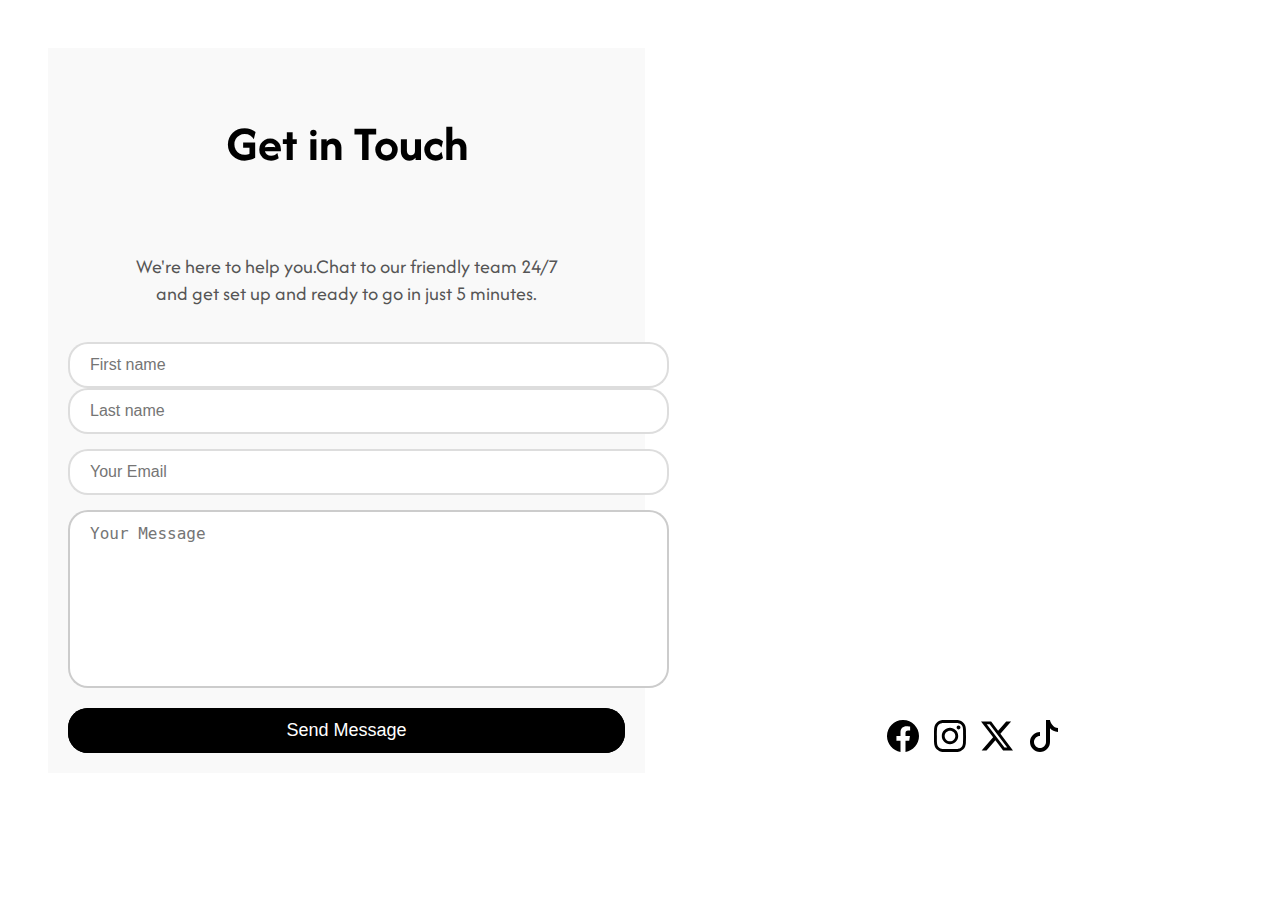
<file: contactus.html>
<!DOCTYPE html>
<html lang="en">

<head>
    <meta charset="UTF-8">
    <meta name="viewport" content="width=device-width, initial-scale=1.0">
    <title>Contact Us</title>
    <!-- bootstrap css  -->
    <link href="https://cdn.jsdelivr.net/npm/bootstrap@5.3.7/dist/css/bootstrap.min.css" rel="stylesheet"
        integrity="sha384-LN+7fdVzj6u52u30Kp6M/trliBMCMKTyK833zpbD+pXdCLuTusPj697FH4R/5mcr" crossorigin="anonymous">
    <!-- bootstrap icons -->
    <link rel="stylesheet" href="https://cdn.jsdelivr.net/npm/bootstrap-icons@1.10.5/font/bootstrap-icons.css">
    <link rel="stylesheet" href="./assets/CSS/contactus.css">

</head>

<body>
    <div class="contact-us">
        <form>
            <h2>Get in Touch</h2>
            <p>We're here to help you.Chat to our friendly team 24/7<br>
                and get set up and ready to go in just 5 minutes.
            </p>
            <div class=" mb-3 form-group d-flex gap-2 ">
                <input type="text" placeholder="First name" required>
                <input type="text" placeholder="Last name" required>
            </div>
            <div class=" mb-3">
                <input type="email" placeholder="Your Email" required>
            </div>
            <div class=" mb-3  ">
                <textarea placeholder="Your Message" required></textarea>
            </div>
            <div class="btn-send">
                <button type="submit">Send Message</button>
            </div>
        </form>
        <div class="map">
            <iframe
                src="https://www.google.com/maps/embed?pb=!1m14!1m8!1m3!1d17814.102431130206!2d151.21253710290193!3d-33.862734845174785!3m2!1i1024!2i768!4f13.1!3m3!1m2!1s0x6b12ae682c546039%3A0x16da940d587922a1!2sCircular%20Quay!5e1!3m2!1sen!2sus!4v1754000090669!5m2!1sen!2sus"
                width="600" height="450" style="border:0;" allowfullscreen="" loading="lazy"
                referrerpolicy="no-referrer-when-downgrade"></iframe>
                <div class="social">
                    <ul>
                        <li><a href="#"><img src="./assets/image/social/facebook.svg" alt="Facebook"></a></li>
                        <li><a href="#"><img src="./assets/image/social/instagram.svg" alt="Instagram"></a></li>
                        <li><a href="#"><img src="./assets/image/social/twitter-x.svg" alt="Twitter"></a></li>
                        <li><a href="#"><img src="./assets/image/social/tiktok.svg" alt="TikTok"></a></li>
                    </ul>
                </div>
        </div>
    </div>
</body>

</html>
</file>
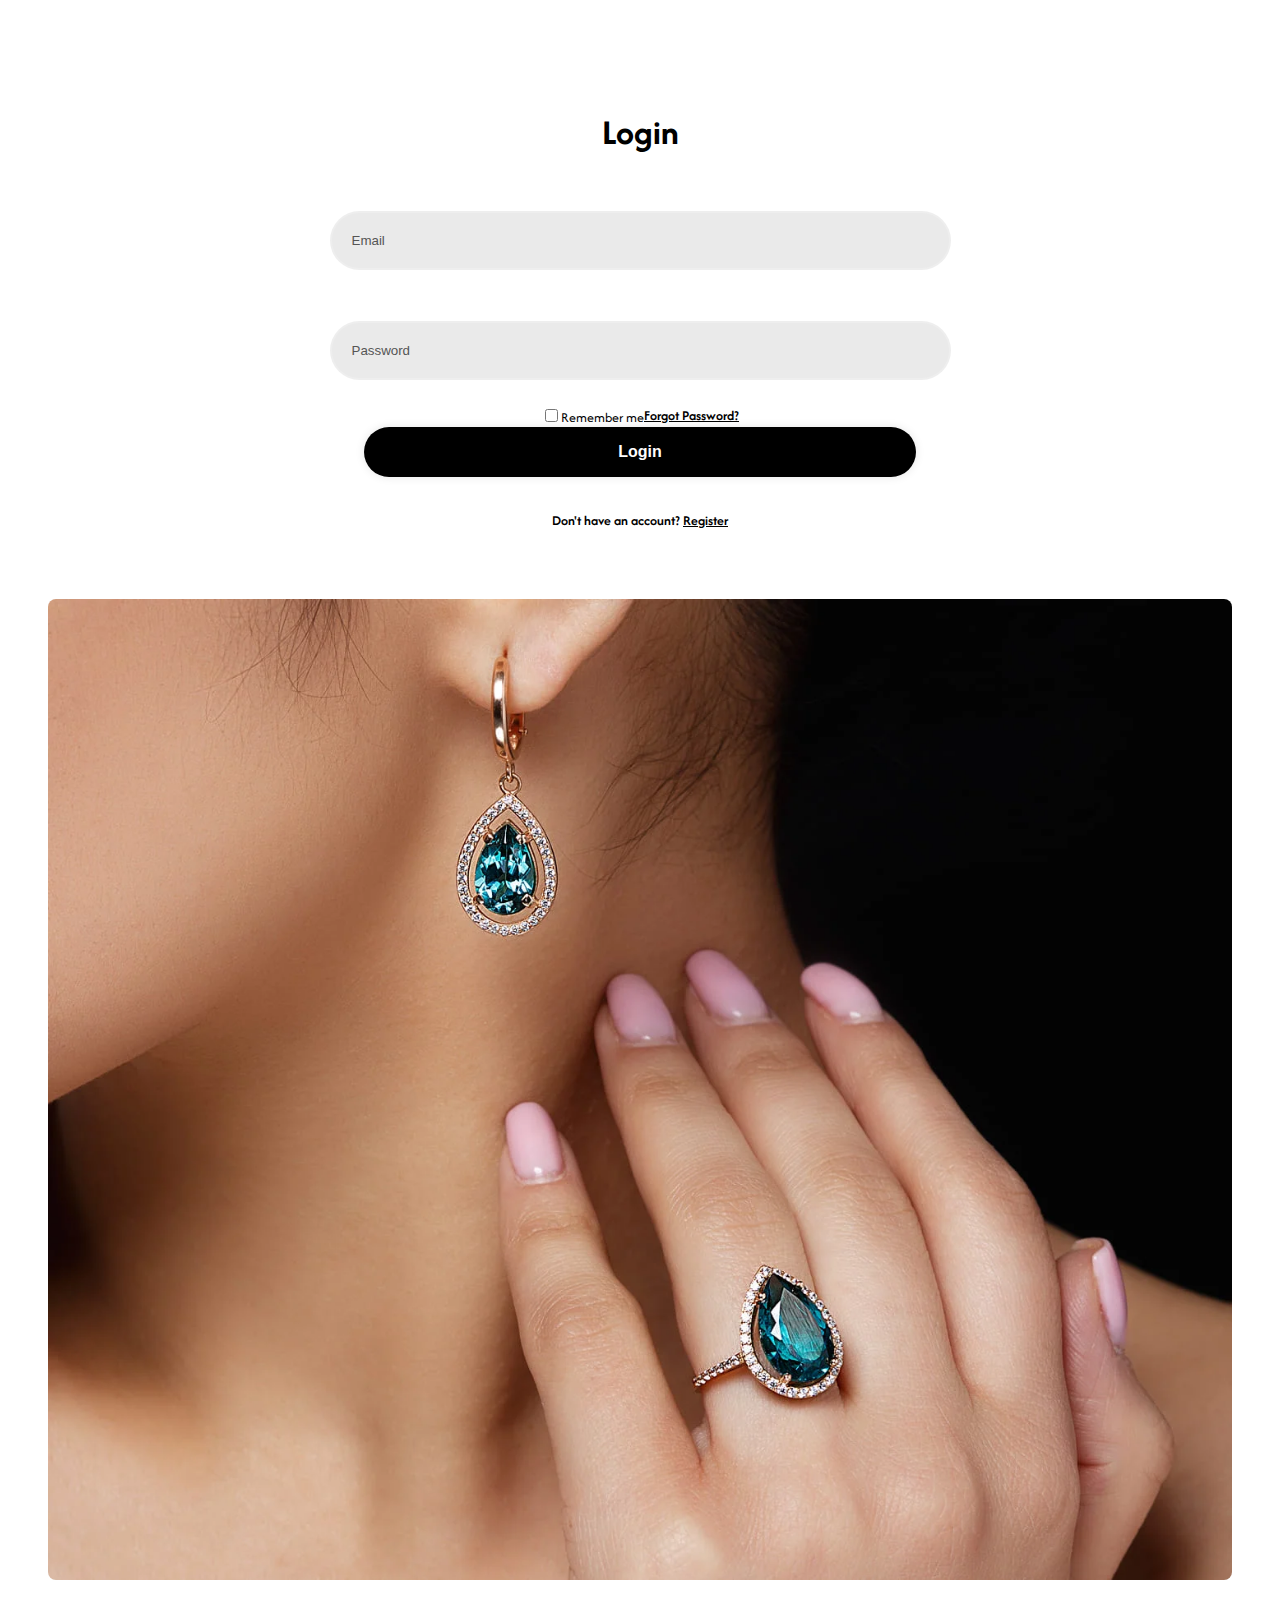
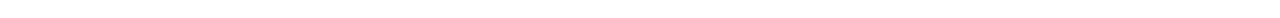
<file: login.html>
<!DOCTYPE html>
<html lang="en">

<head>
    <meta charset="UTF-8">
    <meta name="viewport" content="width=device-width, initial-scale=1.0">
    <title>Login</title>
    <!-- bootstrap css  -->
    <link href="https://cdn.jsdelivr.net/npm/bootstrap@5.3.7/dist/css/bootstrap.min.css" rel="stylesheet"
        integrity="sha384-LN+7fdVzj6u52u30Kp6M/trliBMCMKTyK833zpbD+pXdCLuTusPj697FH4R/5mcr" crossorigin="anonymous">
    <!-- bootstrap icons -->
    <link rel="stylesheet" href="https://cdn.jsdelivr.net/npm/bootstrap-icons@1.10.5/font/bootstrap-icons.css">
    <!-- custom css -->
    <link rel="stylesheet" href="./assets/CSS/login.css">
</head>

<body>
    <div class="Login d-flex ">
        <form>
            <h2>Login</h2>
            <div class="mb-3 input-box position-relative">
                <input type="email" placeholder="Email" id="exampleInputEmail1">
                <svg xmlns="http://www.w3.org/2000/svg" width="16" height="16" fill="currentColor"
                    class="bi bi-envelope-open-fill" viewBox="0 0 16 16">
                    <path
                        d="M8.941.435a2 2 0 0 0-1.882 0l-6 3.2A2 2 0 0 0 0 5.4v.314l6.709 3.932L8 8.928l1.291.718L16 5.714V5.4a2 2 0 0 0-1.059-1.765zM16 6.873l-5.693 3.337L16 13.372v-6.5Zm-.059 7.611L8 10.072.059 14.484A2 2 0 0 0 2 16h12a2 2 0 0 0 1.941-1.516M0 13.373l5.693-3.163L0 6.873z" />
                </svg>
            </div>
            <div class="mb-3 input-box position-relative">
                <input type="password" placeholder="Password" id="exampleInputPassword1">
                <svg xmlns="http://www.w3.org/2000/svg" width="16" height="16" fill="currentColor"
                    class="bi bi-lock-fill" viewBox="0 0 16 16">
                    <path fill-rule="evenodd"
                        d="M8 0a4 4 0 0 1 4 4v2.05a2.5 2.5 0 0 1 2 2.45v5a2.5 2.5 0 0 1-2.5 2.5h-7A2.5 2.5 0 0 1 2 13.5v-5a2.5 2.5 0 0 1 2-2.45V4a4 4 0 0 1 4-4m0 1a3 3 0 0 0-3 3v2h6V4a3 3 0 0 0-3-3" />
                </svg>
            </div>
            <div class="mb-3 form-check">
                <label class="form-check-label" for="exampleCheck1"> <input type="checkbox" class="form-check-input" id="exampleCheck1">Remember me</label>
                <a href="#"> Forgot Password?</a>
            </div>
            <button type="submit" class="btn-log ">Login</button>
            <div class="register-link">
                <p>Don't have an account? <a href="register.html">Register</a></p>
            </div>
        </form>
        <div class="img-logo">
            <img src="./assets/image/banner-cd-V01.webp" alt="logo">
        </div>
    </div>





















    <script src="https://cdn.jsdelivr.net/npm/bootstrap@5.3.7/dist/js/bootstrap.bundle.min.js"
        integrity="sha384-ndDqU0Gzau9qJ1lfW4pNLlhNTkCfHzAVBReH9diLvGRem5+R9g2FzA8ZGN954O5Q"
        crossorigin="anonymous"></script>
</body>

</html>
</file>
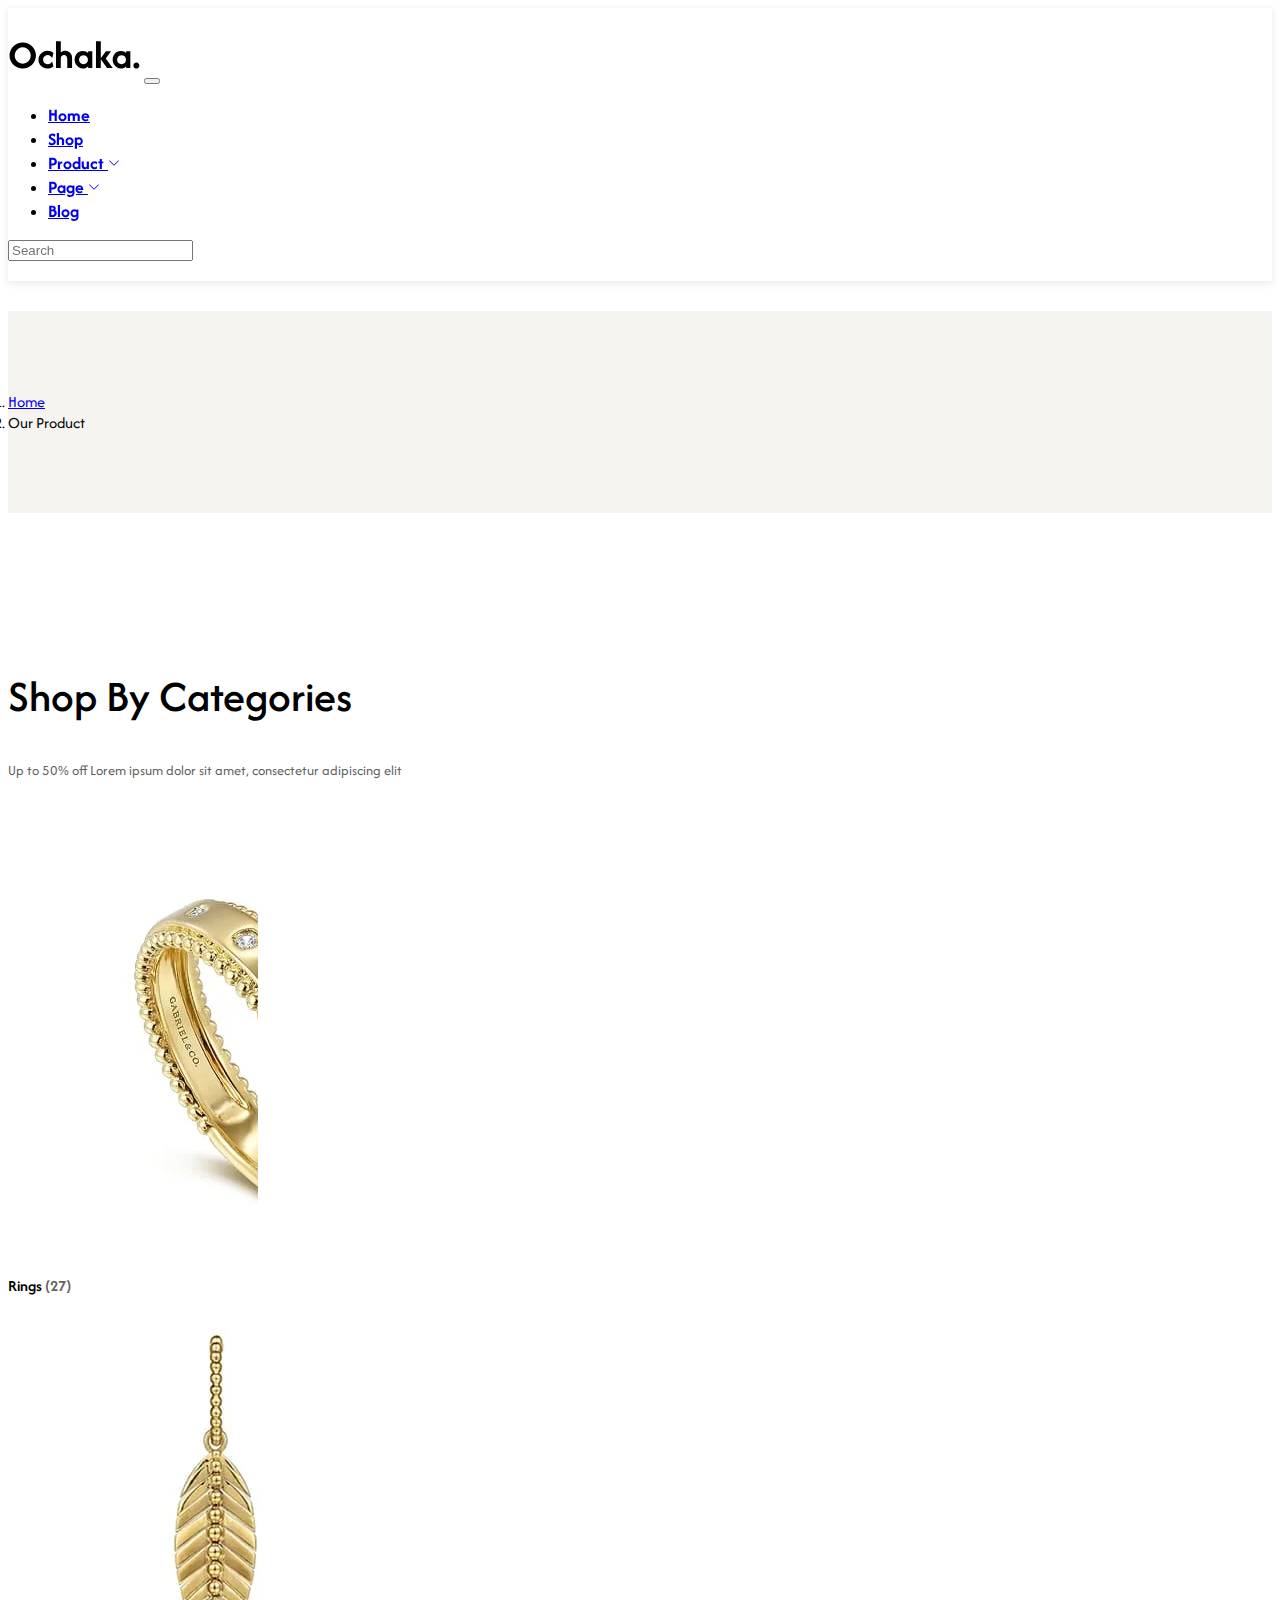
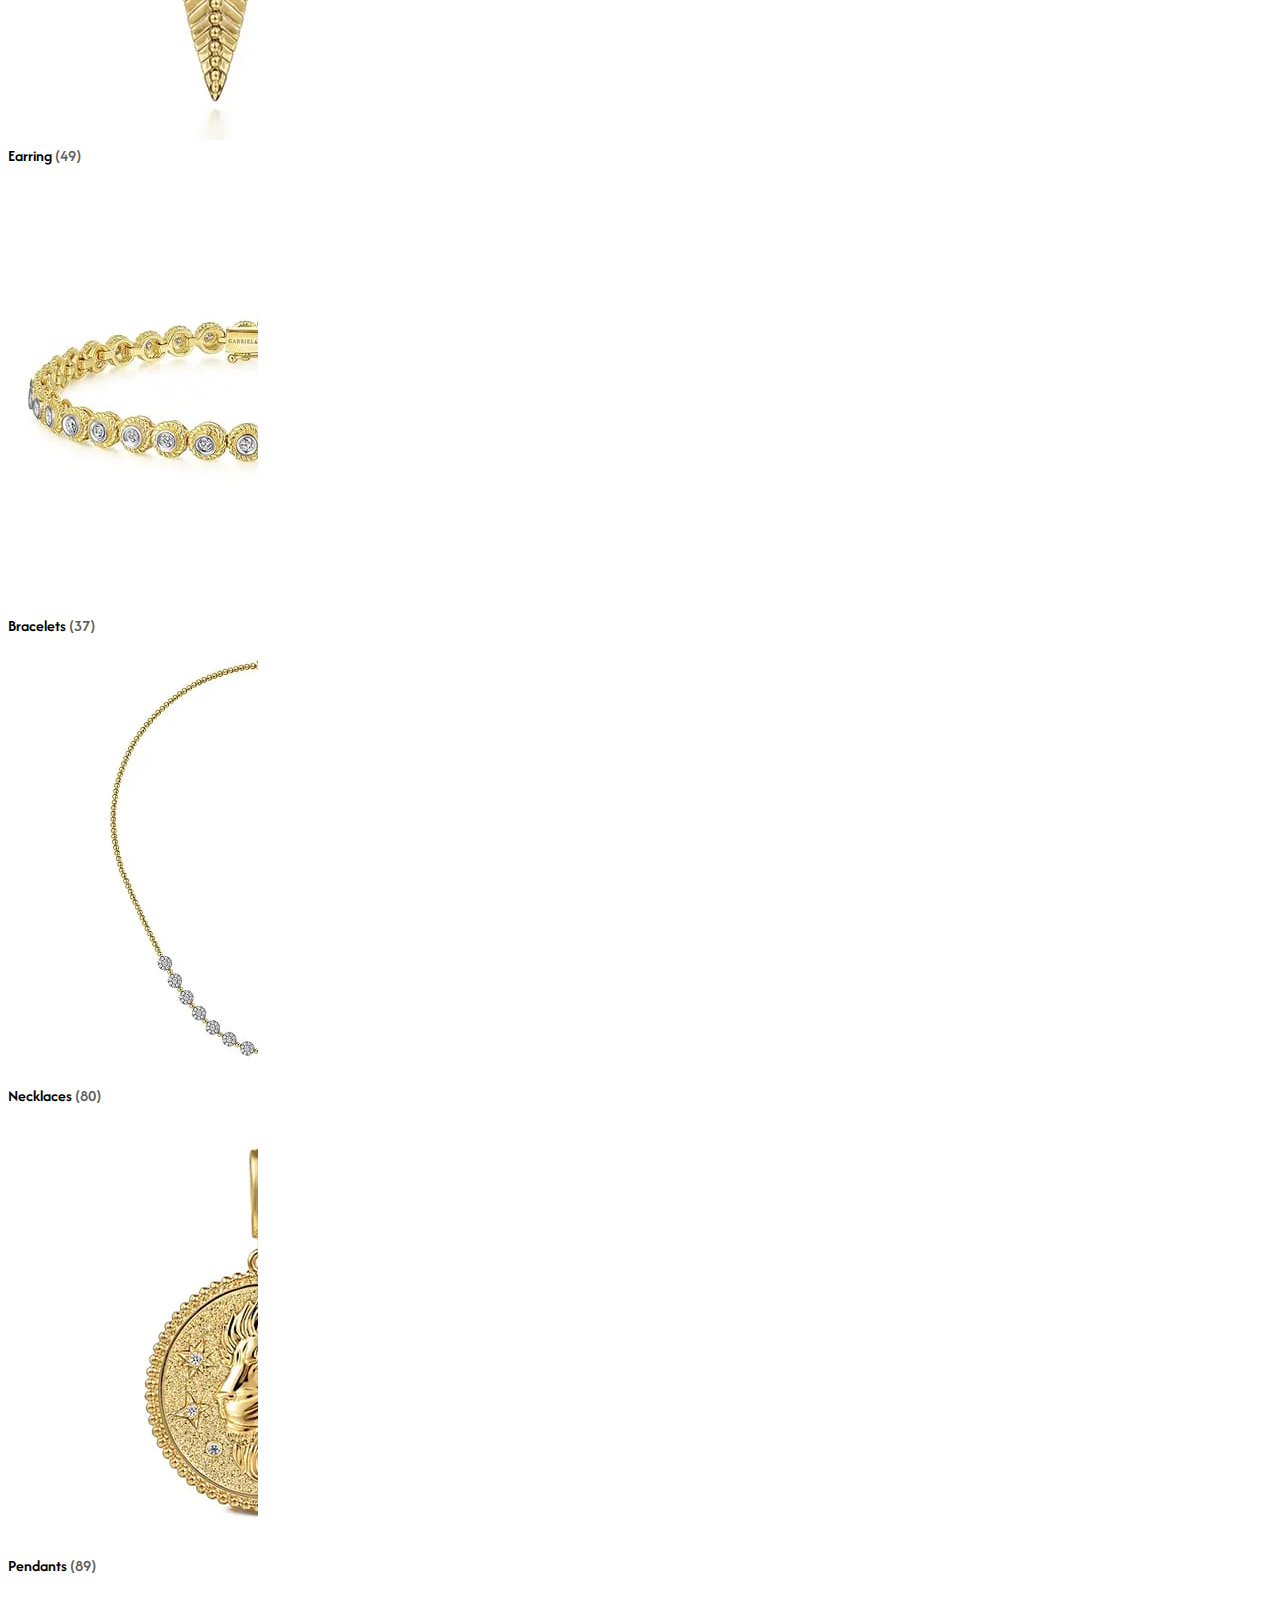
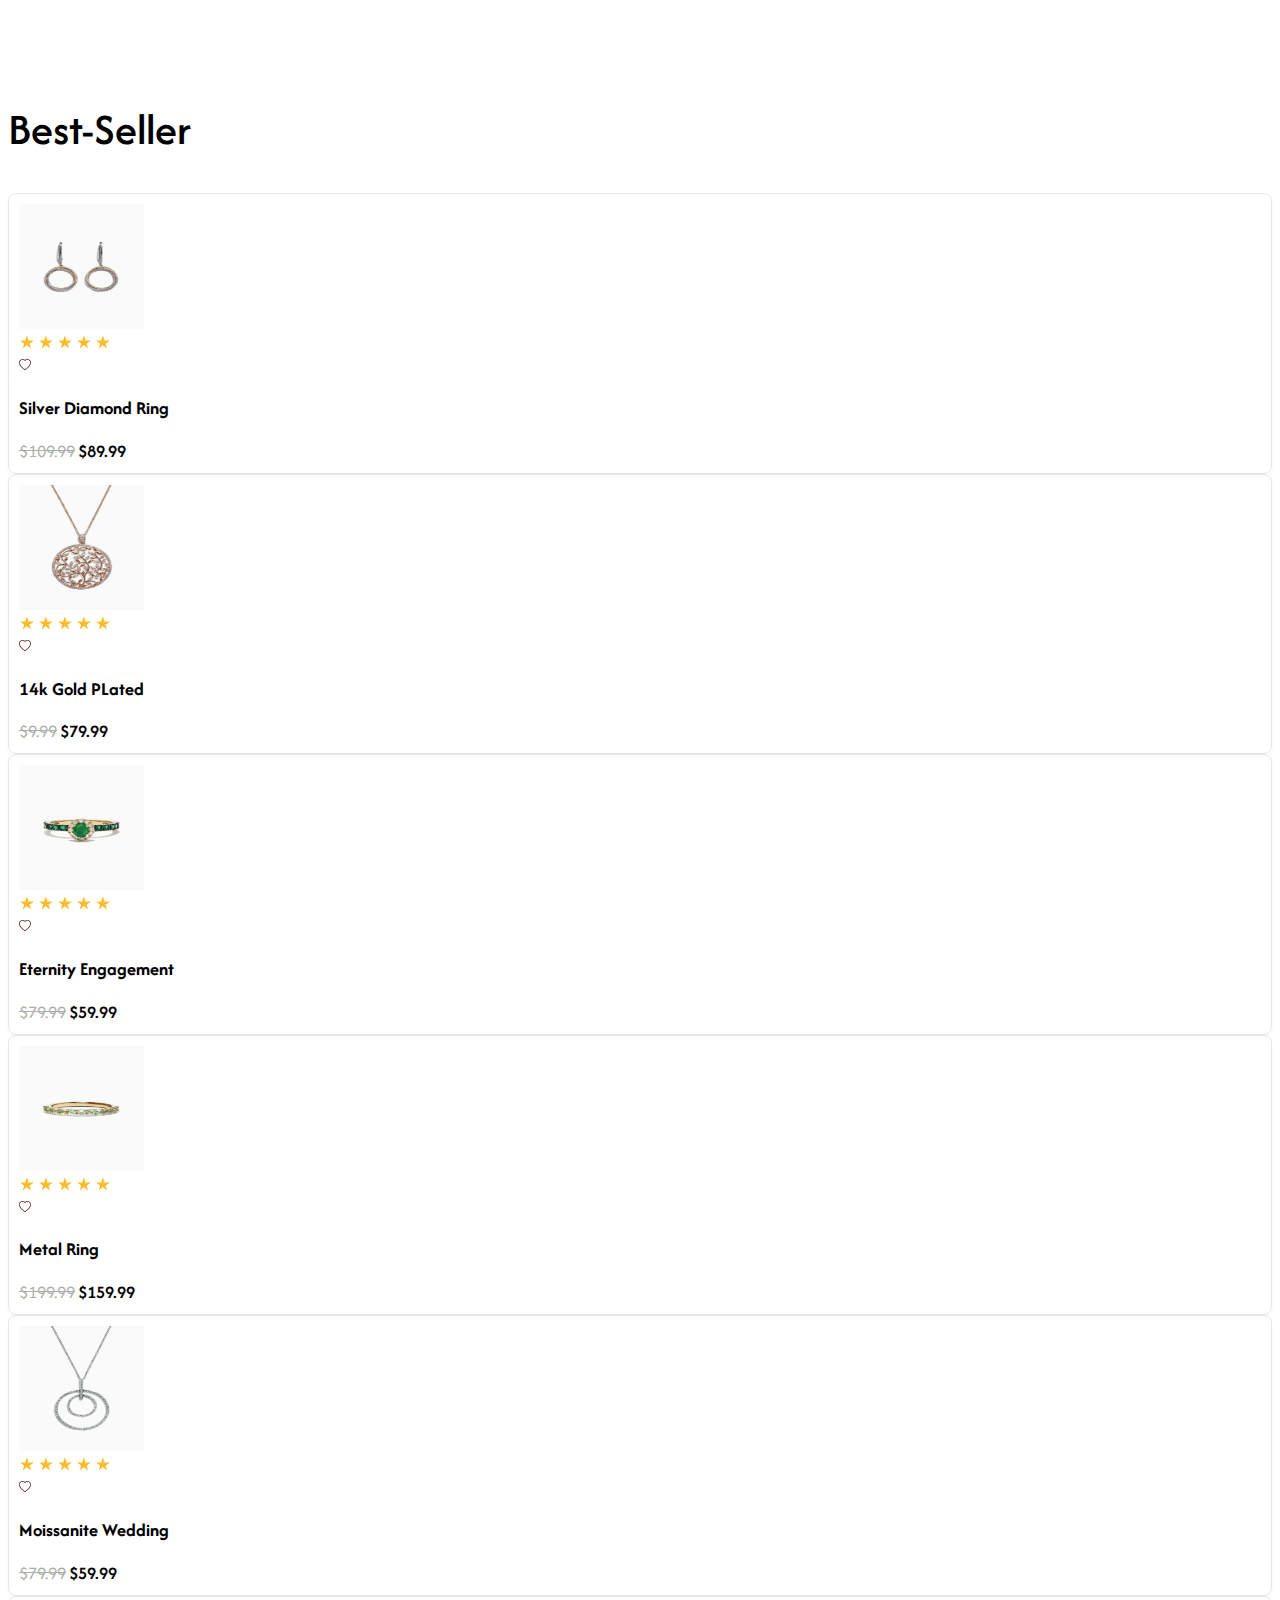
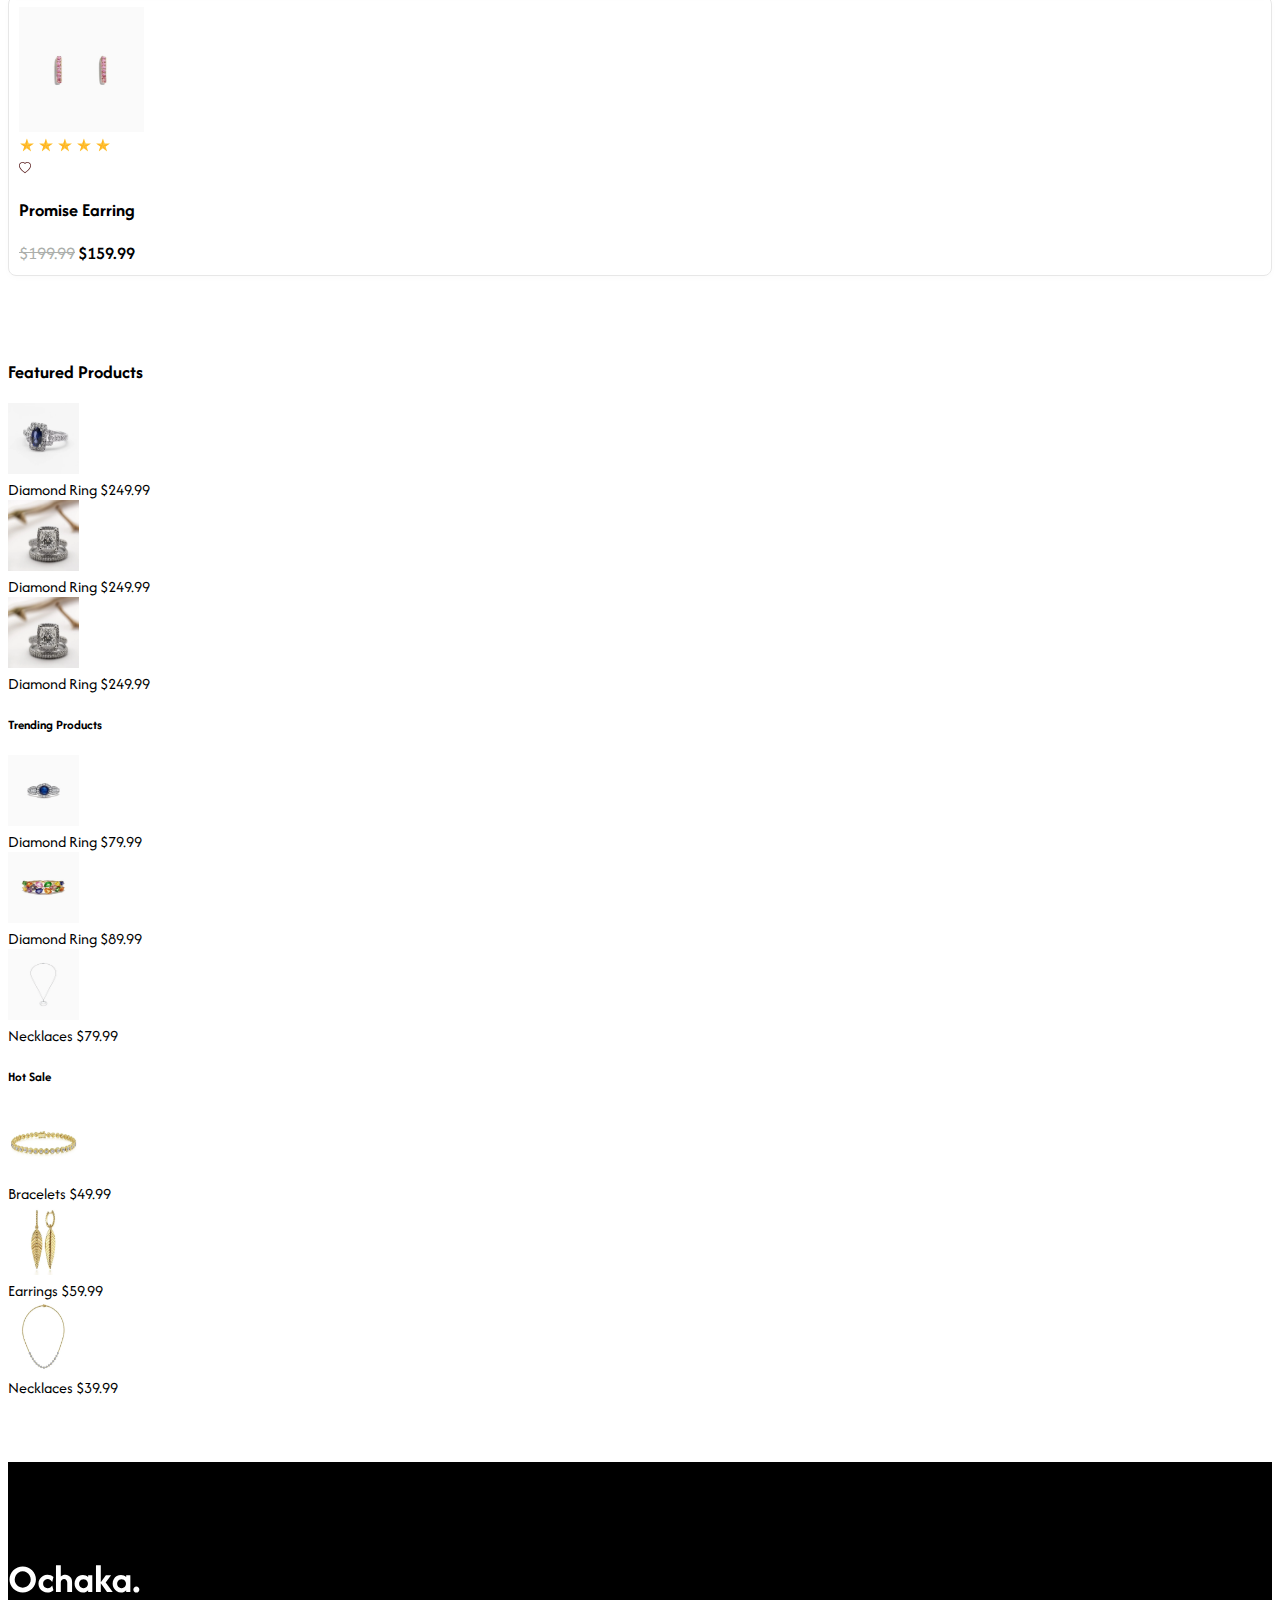
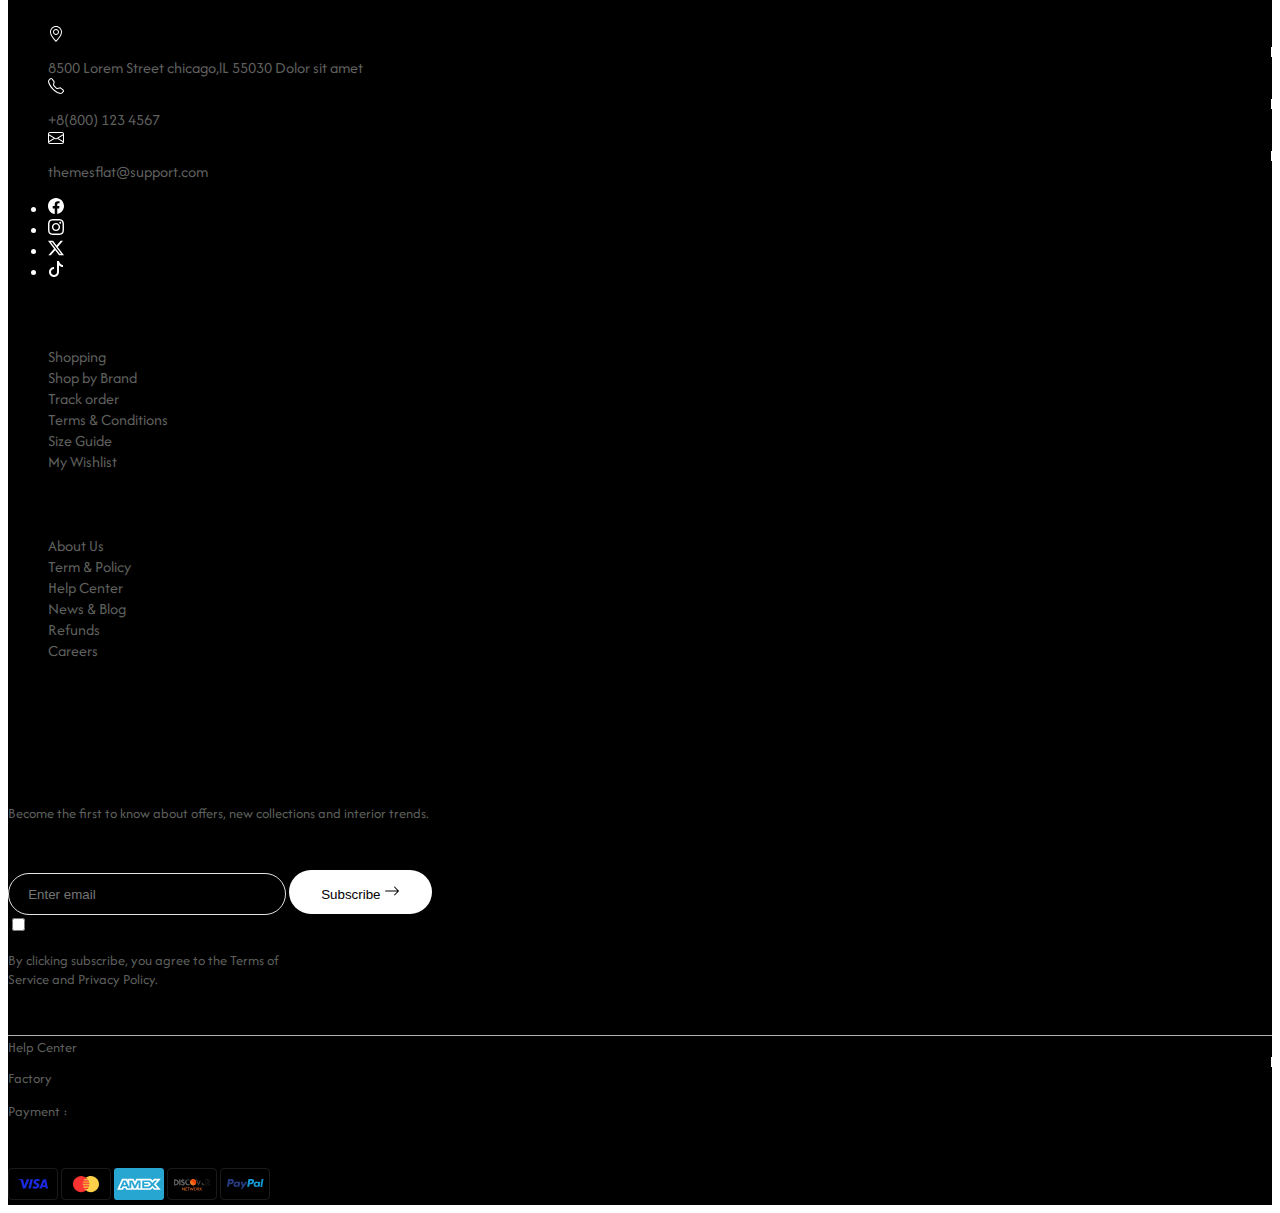
<file: ourproduct.html>
<!DOCTYPE html>
<html lang="en">

<head>
    <meta charset="UTF-8">
    <meta name="viewport" content="width=device-width, initial-scale=1.0">
    <title>Our Product</title>
    <!-- bootstrap css  -->
    <link href="https://cdn.jsdelivr.net/npm/bootstrap@5.3.7/dist/css/bootstrap.min.css" rel="stylesheet"
        integrity="sha384-LN+7fdVzj6u52u30Kp6M/trliBMCMKTyK833zpbD+pXdCLuTusPj697FH4R/5mcr" crossorigin="anonymous">
    <!-- bootstrap icons -->
    <link rel="stylesheet" href="https://cdn.jsdelivr.net/npm/bootstrap-icons@1.10.5/font/bootstrap-icons.css">
    <!-- custom css -->
    <link rel="stylesheet" href="./assets/CSS/ourproduct.css">

</head>

<body>
    <header>
        <nav class="navbar navbar-expand-lg bg-white">
            <div class="container ">
                <a class="navbar-brand" href="#"><img src="./assets/image/logo.svg" alt="logo"></a>
                <button class="navbar-toggler" type="button" data-bs-toggle="collapse"
                    data-bs-target="#navbarSupportedContent" aria-controls="navbarSupportedContent"
                    aria-expanded="false" aria-label="Toggle navigation">
                    <span class="navbar-toggler-icon"></span>
                </button>
                <div class="collapse navbar-collapse d-flex justify-content-around d-none d-xl-flex "
                    id="navbarSupportedContent">
                    <ul class="navbar-nav mx-auto mb-lg-0 ">
                        <li class="nav-item">
                            <a class="nav-link active" aria-current="page" href="index.html">Home</a>
                        </li>
                        <li class="nav-item">
                            <a class="nav-link text-dark" href="#">Shop</a>
                        </li>
                        <li class="nav-item dropdown">
                            <a class="nav-link d-flex align-items-center text-dark" href="#" id="navbarDropdown"
                                role="button" aria-expanded="false">
                                Product
                                <svg xmlns="http://www.w3.org/2000/svg" width="16" height="16" fill="currentColor"
                                    class="bi bi-chevron-down ms-2 rotate-icon" viewBox="0 0 16 16">
                                    <path fill-rule="evenodd"
                                        d="M1.646 4.646a.5.5 0 0 1 .708 0L8 10.293l5.646-5.647a.5.5 0 0 1 .708.708l-6 6a.5.5 0 0 1-.708 0l-6-6a.5.5 0 0 1 0-.708z" />
                                </svg>
                            </a>
                            <ul class="dropdown-menu" aria-labelledby="navbarDropdown">
                                <li><a class="dropdown-item" href="#">Product Layout</a></li>
                                <li><a class="dropdown-item" href="#">Product Details</a></li>
                                <li><a class="dropdown-item" href="#">Product Feature</a></li>
                                <li><a class="dropdown-item" href="#">Our Product</a></li>
                            </ul>
                        </li>
                        <li class="nav-item dropdown">
                            <a class="nav-link d-flex align-items-center text-dark" href="#" id="navbarDropdown2"
                                role="button" aria-expanded="false">
                                Page
                                <svg xmlns="http://www.w3.org/2000/svg" width="16" height="16" fill="currentColor"
                                    class="bi bi-chevron-down ms-2 rotate-icon" viewBox="0 0 16 16">
                                    <path fill-rule="evenodd"
                                        d="M1.646 4.646a.5.5 0 0 1 .708 0L8 10.293l5.646-5.647a.5.5 0 0 1 .708.708l-6 6a.5.5 0 0 1-.708 0l-6-6a.5.5 0 0 1 0-.708z" />
                                </svg>
                            </a>
                            <ul class="dropdown-menu" aria-labelledby="navbarDropdown">
                                <li><a class="dropdown-item" href="contactus.html">Contact Us</a></li>
                                <li><a class="dropdown-item" href="register.html">Register</a></li>
                                <li><a class="dropdown-item" href="login.html">Log in</a></li>

                            </ul>
                        </li>
                        <li class="nav-item">
                            <a class="nav-link text-dark" href="#">Blog</a>
                        </li>
                    </ul>
                    <form class="d-flex" role="search">
                        <input class="form-control me-2" type="search" placeholder="Search" aria-label="Search" />
                    </form>
                </div>
            </div>
        </nav>
    </header>
    <nav aria-label="breadcrumb">
        <ol class="breadcrumb d-flex justify-content-center align-items-lg-center">
            <li class="breadcrumb-item"><a href="index.html" class="text-decoration-none text-dark">Home</a></li>
            <li class="breadcrumb-item active" aria-current="page">Our Product</li>
        </ol>
    </nav>


    <main>
        <section class="categories">
            <div class="container ">
                <h2 class="text-center title">Shop By Categories</h2>
                <p class="text-center pag">Up to 50% off Lorem ipsum dolor sit amet, consectetur adipiscing elit</p>
                <div class="row ">
                    <div class="col-12">
                        <div class="categories-scroll d-flex flex-nowrap gap-4 py-3 ">
                            <div class="card h-100 text-center ">
                                <img src="./assets/image/Categories/Rings.webp" class="card-img-top" alt="Ring">
                                <div class="card-body">
                                    <span class="name">Rings</span>
                                    <span class="num">(27)</span>
                                </div>
                            </div>
                            <div class="card h-100 text-center">
                                <img src="./assets/image/Categories/Earrings.webp" class="card-img-top" alt="Earring">
                                <div class="card-body">
                                    <span class="name">Earring</span>
                                    <span class="num">(49)</span>
                                </div>
                            </div>
                            <div class="card h-100 text-center ">
                                <img src="./assets/image/Categories/Bracelets.webp" class="card-img-top"
                                    alt="Bracelets">
                                <div class="card-body">
                                    <span class="name">Bracelets</span>
                                    <span class="num">(37)</span>
                                </div>
                            </div>
                            <div class="card h-100 text-center ">
                                <img src="./assets/image/Categories/Necklaces.webp" class="card-img-top"
                                    alt="Necklaces">
                                <div class="card-body">
                                    <span class="name">Necklaces</span>
                                    <span class="num">(80)</span>
                                </div>
                            </div>
                            <div class="card h-100 text-center ">
                                <img src="./assets/image/Categories/Pendants.webp" class="card-img-top" alt="Pendants">
                                <div class="card-body">
                                    <span class="name">Pendants</span>
                                    <span class="num">(89)</span>
                                </div>
                            </div>
                        </div>
                    </div>
                </div>
            </div>
        </section>
        <section class="Best-Seller">
            <div class="container">
                <h2 class="title">Best-Seller</h2>
                <div class="row d-flex gx-4 gy-4">
                    <div class="col-12 col-sm-6 col-lg-4">
                        <div class="card d-flex flex-row ">
                            <div class="img-prod">
                                <img src="./assets/image/Best-Seller/product-5.webp" alt="Earring">
                            </div>
                            <div class="card-body ">
                                <div class="Rating d-flex gap-2 align-items-center">
                                    <div class="star d-flex  align-items-center ">
                                        <img src="./assets/image/Gold-Jewelery/wired-flat-237-star-rating-hover-pinch.svg"
                                            alt="star">
                                        <img src="./assets/image/Gold-Jewelery/wired-flat-237-star-rating-hover-pinch.svg"
                                            alt="star">
                                        <img src="./assets/image/Gold-Jewelery/wired-flat-237-star-rating-hover-pinch.svg"
                                            alt="star">
                                        <img src="./assets/image/Gold-Jewelery/wired-flat-237-star-rating-hover-pinch.svg"
                                            alt="star">
                                        <img src="./assets/image/Gold-Jewelery/wired-flat-237-star-rating-hover-pinch.svg"
                                            alt="star">
                                    </div>
                                    <svg xmlns="http://www.w3.org/2000/svg" width="24" height="24" fill="#5a1f1f"
                                        class="bi bi-heart" viewBox="0 0 16 16">
                                        <path
                                            d="m8 2.748-.717-.737C5.6.281 2.514.878 1.4 3.053c-.523 1.023-.641 2.5.314 4.385.92 1.815 2.834 3.989 6.286 6.357 3.452-2.368 5.365-4.542 6.286-6.357.955-1.886.838-3.362.314-4.385C13.486.878 10.4.28 8.717 2.01zM8 15C-7.333 4.868 3.279-3.04 7.824 1.143q.09.083.176.171a3 3 0 0 1 .176-.17C12.72-3.042 23.333 4.867 8 15" />
                                    </svg>
                                </div>
                                <h3>Silver Diamond Ring</h3>
                                <div class="salary">
                                    <span class="old-sal">$109.99</span>
                                    <span class="new-sal">$89.99</span>
                                </div>
                            </div>
                        </div>
                    </div>
                    <div class="col-12 col-sm-6 col-lg-4">
                        <div class="card d-flex flex-row ">
                            <div class="img-prod">
                                <img src="./assets/image/Best-Seller/product-7.webp" alt="Necklaces">
                            </div>
                            <div class="card-body ">
                                <div class="Rating d-flex gap-2 align-items-center">
                                    <div class="star d-flex  align-items-center ">
                                        <img src="./assets/image/Gold-Jewelery/wired-flat-237-star-rating-hover-pinch.svg"
                                            alt="star">
                                        <img src="./assets/image/Gold-Jewelery/wired-flat-237-star-rating-hover-pinch.svg"
                                            alt="star">
                                        <img src="./assets/image/Gold-Jewelery/wired-flat-237-star-rating-hover-pinch.svg"
                                            alt="star">
                                        <img src="./assets/image/Gold-Jewelery/wired-flat-237-star-rating-hover-pinch.svg"
                                            alt="star">
                                        <img src="./assets/image/Gold-Jewelery/wired-flat-237-star-rating-hover-pinch.svg"
                                            alt="star">
                                    </div>
                                    <svg xmlns="http://www.w3.org/2000/svg" width="24" height="24" fill="#5a1f1f"
                                        class="bi bi-heart" viewBox="0 0 16 16">
                                        <path
                                            d="m8 2.748-.717-.737C5.6.281 2.514.878 1.4 3.053c-.523 1.023-.641 2.5.314 4.385.92 1.815 2.834 3.989 6.286 6.357 3.452-2.368 5.365-4.542 6.286-6.357.955-1.886.838-3.362.314-4.385C13.486.878 10.4.28 8.717 2.01zM8 15C-7.333 4.868 3.279-3.04 7.824 1.143q.09.083.176.171a3 3 0 0 1 .176-.17C12.72-3.042 23.333 4.867 8 15" />
                                    </svg>
                                </div>
                                <h3>14k Gold PLated</h3>
                                <div class="salary">
                                    <span class="old-sal">$9.99</span>
                                    <span class="new-sal">$79.99</span>
                                </div>
                            </div>
                        </div>
                    </div>
                    <div class="col-12 col-sm-6 col-lg-4">
                        <div class="card d-flex flex-row ">
                            <div class="img-prod">
                                <img src="./assets/image/Best-Seller/product-9.webp" alt="Ring">
                            </div>
                            <div class="card-body ">
                                <div class="Rating d-flex gap-2 align-items-center">
                                    <div class="star d-flex  align-items-center ">
                                        <img src="./assets/image/Gold-Jewelery/wired-flat-237-star-rating-hover-pinch.svg"
                                            alt="star">
                                        <img src="./assets/image/Gold-Jewelery/wired-flat-237-star-rating-hover-pinch.svg"
                                            alt="star">
                                        <img src="./assets/image/Gold-Jewelery/wired-flat-237-star-rating-hover-pinch.svg"
                                            alt="star">
                                        <img src="./assets/image/Gold-Jewelery/wired-flat-237-star-rating-hover-pinch.svg"
                                            alt="star">
                                        <img src="./assets/image/Gold-Jewelery/wired-flat-237-star-rating-hover-pinch.svg"
                                            alt="star">
                                    </div>
                                    <svg xmlns="http://www.w3.org/2000/svg" width="24" height="24" fill="#5a1f1f"
                                        class="bi bi-heart" viewBox="0 0 16 16">
                                        <path
                                            d="m8 2.748-.717-.737C5.6.281 2.514.878 1.4 3.053c-.523 1.023-.641 2.5.314 4.385.92 1.815 2.834 3.989 6.286 6.357 3.452-2.368 5.365-4.542 6.286-6.357.955-1.886.838-3.362.314-4.385C13.486.878 10.4.28 8.717 2.01zM8 15C-7.333 4.868 3.279-3.04 7.824 1.143q.09.083.176.171a3 3 0 0 1 .176-.17C12.72-3.042 23.333 4.867 8 15" />
                                    </svg>
                                </div>
                                <h3>Eternity Engagement</h3>
                                <div class="salary">
                                    <span class="old-sal">$79.99</span>
                                    <span class="new-sal">$59.99</span>
                                </div>
                            </div>
                        </div>
                    </div>
                    <div class="col-12 col-sm-6 col-lg-4">
                        <div class="card d-flex flex-row ">
                            <div class="img-prod">
                                <img src="./assets/image/Best-Seller/product-11.webp" alt="Ring">
                            </div>
                            <div class="card-body ">
                                <div class="Rating d-flex gap-2 align-items-center">
                                    <div class="star d-flex  align-items-center ">
                                        <img src="./assets/image/Gold-Jewelery/wired-flat-237-star-rating-hover-pinch.svg"
                                            alt="star">
                                        <img src="./assets/image/Gold-Jewelery/wired-flat-237-star-rating-hover-pinch.svg"
                                            alt="star">
                                        <img src="./assets/image/Gold-Jewelery/wired-flat-237-star-rating-hover-pinch.svg"
                                            alt="star">
                                        <img src="./assets/image/Gold-Jewelery/wired-flat-237-star-rating-hover-pinch.svg"
                                            alt="star">
                                        <img src="./assets/image/Gold-Jewelery/wired-flat-237-star-rating-hover-pinch.svg"
                                            alt="star">
                                    </div>
                                    <svg xmlns="http://www.w3.org/2000/svg" width="24" height="24" fill="#5a1f1f"
                                        class="bi bi-heart" viewBox="0 0 16 16">
                                        <path
                                            d="m8 2.748-.717-.737C5.6.281 2.514.878 1.4 3.053c-.523 1.023-.641 2.5.314 4.385.92 1.815 2.834 3.989 6.286 6.357 3.452-2.368 5.365-4.542 6.286-6.357.955-1.886.838-3.362.314-4.385C13.486.878 10.4.28 8.717 2.01zM8 15C-7.333 4.868 3.279-3.04 7.824 1.143q.09.083.176.171a3 3 0 0 1 .176-.17C12.72-3.042 23.333 4.867 8 15" />
                                    </svg>
                                </div>
                                <h3>Metal Ring</h3>
                                <div class="salary">
                                    <span class="old-sal">$199.99</span>
                                    <span class="new-sal">$159.99</span>
                                </div>
                            </div>
                        </div>
                    </div>
                    <div class="col-12 col-sm-6 col-lg-4">
                        <div class="card d-flex flex-row ">
                            <div class="img-prod">
                                <img src="./assets/image/Trending/product-18.webp" alt="Necklaces">
                            </div>
                            <div class="card-body ">
                                <div class="Rating d-flex gap-2 align-items-center">
                                    <div class="star d-flex  align-items-center ">
                                        <img src="./assets/image/Gold-Jewelery/wired-flat-237-star-rating-hover-pinch.svg"
                                            alt="star">
                                        <img src="./assets/image/Gold-Jewelery/wired-flat-237-star-rating-hover-pinch.svg"
                                            alt="star">
                                        <img src="./assets/image/Gold-Jewelery/wired-flat-237-star-rating-hover-pinch.svg"
                                            alt="star">
                                        <img src="./assets/image/Gold-Jewelery/wired-flat-237-star-rating-hover-pinch.svg"
                                            alt="star">
                                        <img src="./assets/image/Gold-Jewelery/wired-flat-237-star-rating-hover-pinch.svg"
                                            alt="star">
                                    </div>
                                    <svg xmlns="http://www.w3.org/2000/svg" width="24" height="24" fill="#5a1f1f"
                                        class="bi bi-heart" viewBox="0 0 16 16">
                                        <path
                                            d="m8 2.748-.717-.737C5.6.281 2.514.878 1.4 3.053c-.523 1.023-.641 2.5.314 4.385.92 1.815 2.834 3.989 6.286 6.357 3.452-2.368 5.365-4.542 6.286-6.357.955-1.886.838-3.362.314-4.385C13.486.878 10.4.28 8.717 2.01zM8 15C-7.333 4.868 3.279-3.04 7.824 1.143q.09.083.176.171a3 3 0 0 1 .176-.17C12.72-3.042 23.333 4.867 8 15" />
                                    </svg>
                                </div>
                                <h3>Moissanite Wedding</h3>
                                <div class="salary">
                                    <span class="old-sal">$79.99</span>
                                    <span class="new-sal">$59.99</span>
                                </div>
                            </div>
                        </div>
                    </div>
                    <div class="col-12 col-sm-6 col-lg-4">
                        <div class="card d-flex flex-row ">
                            <div class="img-prod">
                                <img src="./assets/image/Trending/product-20.webp" alt="Earring">
                            </div>
                            <div class="card-body ">
                                <div class="Rating d-flex gap-2 align-items-center">
                                    <div class="star d-flex  align-items-center ">
                                        <img src="./assets/image/Gold-Jewelery/wired-flat-237-star-rating-hover-pinch.svg"
                                            alt="star">
                                        <img src="./assets/image/Gold-Jewelery/wired-flat-237-star-rating-hover-pinch.svg"
                                            alt="star">
                                        <img src="./assets/image/Gold-Jewelery/wired-flat-237-star-rating-hover-pinch.svg"
                                            alt="star">
                                        <img src="./assets/image/Gold-Jewelery/wired-flat-237-star-rating-hover-pinch.svg"
                                            alt="star">
                                        <img src="./assets/image/Gold-Jewelery/wired-flat-237-star-rating-hover-pinch.svg"
                                            alt="star">
                                    </div>
                                    <svg xmlns="http://www.w3.org/2000/svg" width="24" height="24" fill="#5a1f1f"
                                        class="bi bi-heart" viewBox="0 0 16 16">
                                        <path
                                            d="m8 2.748-.717-.737C5.6.281 2.514.878 1.4 3.053c-.523 1.023-.641 2.5.314 4.385.92 1.815 2.834 3.989 6.286 6.357 3.452-2.368 5.365-4.542 6.286-6.357.955-1.886.838-3.362.314-4.385C13.486.878 10.4.28 8.717 2.01zM8 15C-7.333 4.868 3.279-3.04 7.824 1.143q.09.083.176.171a3 3 0 0 1 .176-.17C12.72-3.042 23.333 4.867 8 15" />
                                    </svg>
                                </div>
                                <h3>Promise Earring</h3>
                                <div class="salary">
                                    <span class="old-sal">$199.99</span>
                                    <span class="new-sal">$159.99</span>
                                </div>
                            </div>
                        </div>
                    </div>
                </div>
            </div>
        </section>
        <section class="offers">
            <div class="container mt-5">
                <div class="row">
                    <div class="col-md-4 Featured">
                        <h3 class="fw-bold mb-3">Featured Products</h3>
                        <div class="d-flex flex-column gap-5">
                            <div class="d-flex  gap-3 align-items-center">
                                <img src="./assets/image/Blog/blog-11.webp" alt="Ring">
                                <div class="details d-flex flex-column">
                                    <span>Diamond Ring</span>
                                    <span class="text-danger">$249.99</span>
                                </div>
                            </div>
                            <div class="d-flex   gap-3 align-items-center">
                                <img src="./assets/image/Blog/blog-12.webp" alt="Ring">
                                <div class="details d-flex flex-column">
                                    <span>Diamond Ring</span>
                                    <span class="text-danger">$249.99</span>
                                </div>
                            </div>
                            <div class="d-flex   gap-3 align-items-center">
                                <img src="./assets/image/Blog/blog-12.webp" alt="Ring">
                                <div class="details d-flex flex-column">
                                    <span>Diamond Ring</span>
                                    <span class="text-danger">$249.99</span>
                                </div>
                            </div>
                        </div>
                    </div>
                    <div class="col-md-4 Featured">
                        <h5 class="fw-bold mb-3">Trending Products</h5>
                        <div class="d-flex flex-column gap-5">
                            <div class="d-flex flex-column gap-5">
                                <div class="d-flex  gap-3 align-items-center">
                                    <img src="./assets/image/Trending/product-14.webp" alt="Ring">
                                    <div class="details d-flex flex-column">
                                        <span>Diamond Ring</span>
                                        <span class="text-danger">$79.99</span>
                                    </div>
                                </div>
                            </div>
                            <div class="d-flex flex-column gap-5">
                                <div class="d-flex  gap-3 align-items-center">
                                    <img src="./assets/image/Trending/product-15.webp" alt="Ring">
                                    <div class="details d-flex flex-column">
                                        <span>Diamond Ring</span>
                                        <span class="text-danger">$89.99</span>
                                    </div>
                                </div>
                            </div>
                            <div class="d-flex flex-column gap-5">
                                <div class="d-flex  gap-3 align-items-center">
                                    <img src="./assets/image/Trending/product-17.webp" alt="Ring">
                                    <div class="details d-flex flex-column">
                                        <span>Necklaces</span>
                                        <span class="text-danger">$79.99</span>
                                    </div>
                                </div>
                            </div>

                        </div>
                    </div>
                    <div class="col-md-4 Featured">
                        <h5 class="fw-bold mb-3">Hot Sale</h5>
                        <div class="d-flex flex-column gap-5">
                            <div class="d-flex  gap-3 align-items-center">
                                <img src="./assets/image/Categories/Bracelets.webp" alt="Bracelets">
                                <div class="details d-flex flex-column ">
                                    <span>Bracelets</span>
                                    <span class="text-danger">$49.99</span>
                                </div>
                            </div>
                            <div class="d-flex  gap-3 align-items-center">
                                <img src="./assets/image/Categories/Earrings.webp" alt="Earrings">
                                <div class="details d-flex flex-column ">
                                    <span>Earrings</span>
                                    <span class="text-danger">$59.99</span>
                                </div>
                            </div>
                            <div class="d-flex  gap-3 align-items-center">
                                <img src="./assets/image/Categories/Necklaces.webp" alt="Necklaces">
                                <div class="details d-flex flex-column">
                                    <span>Necklaces</span>
                                    <span class="text-danger">$39.99</span>
                                </div>
                            </div>
                        </div>
                    </div>
                </div>
            </div>
        </section>
    </main>

    <footer>
        <div class="container ">
            <div class="footer-info d-flex gap-2">
                <div class="parts1 d-flex gap-2">
                    <div class="social d-flex flex-column gap-4">
                        <div class="logo">
                            <img src="./assets/image/footer/logo-white.svg" alt="logo">
                        </div>
                        <nav>
                            <ul class="d-flex flex-column gap-3 list-unstyled ">
                                <li class="d-flex gap-2 align-items-center">
                                    <img src="./assets/image/social/geo-alt.svg" alt="Location">
                                    <div class="vr mt-2"></div>
                                    <a href="#">8500 Lorem Street chicago,lL 55030 Dolor sit amet</a>
                                </li>
                                <li class="d-flex gap-2 align-items-center"> <img
                                        src="./assets/image/social/telephone.svg" alt="Phone">
                                    <div class="vr "></div>
                                    <a href="#">+8(800) 123 4567</a>
                                </li>
                                <li class="d-flex gap-2 align-items-center"> <img
                                        src="./assets/image/social/envelope.svg" alt="Email">
                                    <div class="vr"></div>
                                    <a href="#">themesflat@support.com</a>
                                </li>
                            </ul>
                        </nav>
                        <div class="pag-contact">
                            <ul class="d-flex gap-3 list-unstyled">
                                <li><a href="#"><img src="./assets/image/social/facebook.svg" alt="Facebook"></a></li>
                                <li><a href="#"><img src="./assets/image/social/instagram.svg" alt="Instagram"></a></li>
                                <li><a href="#"><img src="./assets/image/social/twitter-x.svg" alt="Twitter"></a></li>
                                <li><a href="#"><img src="./assets/image/social/tiktok.svg" alt="TikTok"></a></li>
                            </ul>
                        </div>
                    </div>
                    <div class="shopping d-flex flex-column align-items-center justify-content-center gap-4">
                        <h3 class="text-center text-white">Shopping</h3>
                        <nav>
                            <ul>
                                <li><a href="#">Shopping</a></li>
                                <li><a href="#">Shop by Brand</a></li>
                                <li><a href="#">Track order</a></li>
                                <li><a href="#">Terms & Conditions</a></li>
                                <li><a href="#">Size Guide</a></li>
                                <li><a href="#">My Wishlist</a></li>
                            </ul>
                        </nav>
                    </div>
                </div>
                <div class="parts2 d-flex gap-2">
                    <div class="information d-flex flex-column align-items-center justify-content-center gap-4">
                        <h3 class="text-center text-white">Information</h3>
                        <nav>
                            <ul>
                                <li><a href="#">About Us</a></li>
                                <li><a href="#">Term & Policy</a></li>
                                <li><a href="#">Help Center</a></li>
                                <li><a href="#">News & Blog</a></li>
                                <li><a href="#">Refunds</a></li>
                                <li><a href="#">Careers</a></li>
                            </ul>
                        </nav>
                    </div>
                    <div class="newsletter d-flex flex-column align-items-center justify-content-center ">
                        <h3 class=" text-white">Newsletter</h3>
                        <p class="pag ">Become the first to know about offers, new collections and interior trends.</p>
                        <div class="form-group d-flex gap-2 justify-content-center align-items-center">
                            <input type="email" class="email-form" id="email" placeholder="Enter email">
                            <button type="submit" class=" btn-sub">Subscribe <img
                                    src="./assets/image/sale/arrow-right.svg" alt="arrow right"></button>
                        </div>
                        <div class="confg d-flex align-items-center justify-content-center gap-4">
                            <input type="checkbox" id="form-check">
                            <p class="pag pt-4">By clicking subscribe, you agree to the Terms of<br> Service and Privacy
                                Policy.
                            </p>
                        </div>
                    </div>
                </div>
                <div class="footer-media">
                    <div class="accordion" id="accordionExample">
                        <div class="accordion-item">
                            <h2 class="accordion-header">
                                <button class="accordion-button" type="button" data-bs-toggle="collapse"
                                    data-bs-target="#collapseOne" aria-expanded="true" aria-controls="collapseOne">
                                    Shopping</button>
                            </h2>
                            <div id="collapseOne" class="accordion-collapse collapse show"
                                data-bs-parent="#accordionExample">
                                <div class="accordion-body">
                                    <nav>
                                        <ul class="list-unstyled">
                                            <li><a href="#">Shopping</a></li>
                                            <li><a href="#">Shop by Brand</a></li>
                                            <li><a href="#">Track order</a></li>
                                            <li><a href="#">Terms & Conditions</a></li>
                                            <li><a href="#">Size Guide</a></li>
                                            <li><a href="#">My Wishlist</a></li>
                                        </ul>
                                    </nav>
                                </div>
                            </div>
                        </div>
                        <div class="accordion-item">
                            <h2 class="accordion-header">
                                <button class="accordion-button collapsed" type="button" data-bs-toggle="collapse"
                                    data-bs-target="#collapseTwo" aria-expanded="false" aria-controls="collapseTwo">
                                    Information
                                </button>
                            </h2>
                            <div id="collapseTwo" class="accordion-collapse collapse"
                                data-bs-parent="#accordionExample">
                                <div class="accordion-body">
                                    <div class="information d-flex flex-column  gap-4">
                                        <nav>
                                            <ul class="list-unstyled">
                                                <li><a href="#">About Us</a></li>
                                                <li><a href="#">Term & Policy</a></li>
                                                <li><a href="#">Help Center</a></li>
                                                <li><a href="#">News & Blog</a></li>
                                                <li><a href="#">Refunds</a></li>
                                                <li><a href="#">Careers</a></li>
                                            </ul>
                                        </nav>
                                    </div>
                                </div>
                            </div>
                        </div>
                        <div class="accordion-item">
                            <h2 class="accordion-header">
                                <button class="accordion-button collapsed" type="button" data-bs-toggle="collapse"
                                    data-bs-target="#collapseThree" aria-expanded="false" aria-controls="collapseThree">
                                    Newsletter
                                </button>
                            </h2>
                            <div id="collapseThree" class="accordion-collapse collapse"
                                data-bs-parent="#accordionExample">
                                <div class="accordion-body">

                                    <p class="pag ">Become the first to know about offers, new collections and interior
                                        trends.</p>
                                    <div class="form-group d-flex gap-2">
                                        <input type="email" class="email-form" id="email1" placeholder="Enter email">
                                        <button type="submit" class=" btn-sub">Subscribe <img
                                                src="./assets/image/sale/arrow-right.svg" alt="arrow right"></button>
                                    </div>
                                    <div class="confg d-flex  gap-4">
                                        <input type="checkbox" id="form-check1">
                                        <p class="pag pt-4">By clicking subscribe, you agree to the Terms of<br> Service
                                            and Privacy
                                            Policy.
                                        </p>
                                    </div>
                                </div>
                            </div>
                        </div>
                    </div>
                </div>
            </div>
            <div class="min-footer d-flex  align-items-start justify-content-between">
                <div class="help d-flex gap-2">
                    <a href="#" class="pag">Help Center</a>
                    <div class="vr"></div>
                    <a href="#" class="pag">Factory</a>
                </div>
                <div class="payment d-flex align-items-center justify-content-center flex-wrap gap-2">
                    <p class="pag">Payment :</p>
                    <div class="img-pay d-flex align-items-start justify-content-center mb-4">
                        <img src="./assets/image/footer/visa-2.svg" alt="Visa">
                        <img src="./assets/image/footer/master-card-2.svg" alt="MasterCard">
                        <img src="./assets/image/footer/amex-2.svg" alt="American Express">
                        <img src="./assets/image/footer/discover-2.svg" alt="Discover">
                        <img src="./assets/image/footer/paypal-2.svg" alt="PayPal">
                    </div>
                </div>
            </div>
        </div>
    </footer>













    <script src="https://cdn.jsdelivr.net/npm/bootstrap@5.3.7/dist/js/bootstrap.bundle.min.js"
        integrity="sha384-ndDqU0Gzau9qJ1lfW4pNLlhNTkCfHzAVBReH9diLvGRem5+R9g2FzA8ZGN954O5Q"
        crossorigin="anonymous"></script>
</body>

</html>
</file>
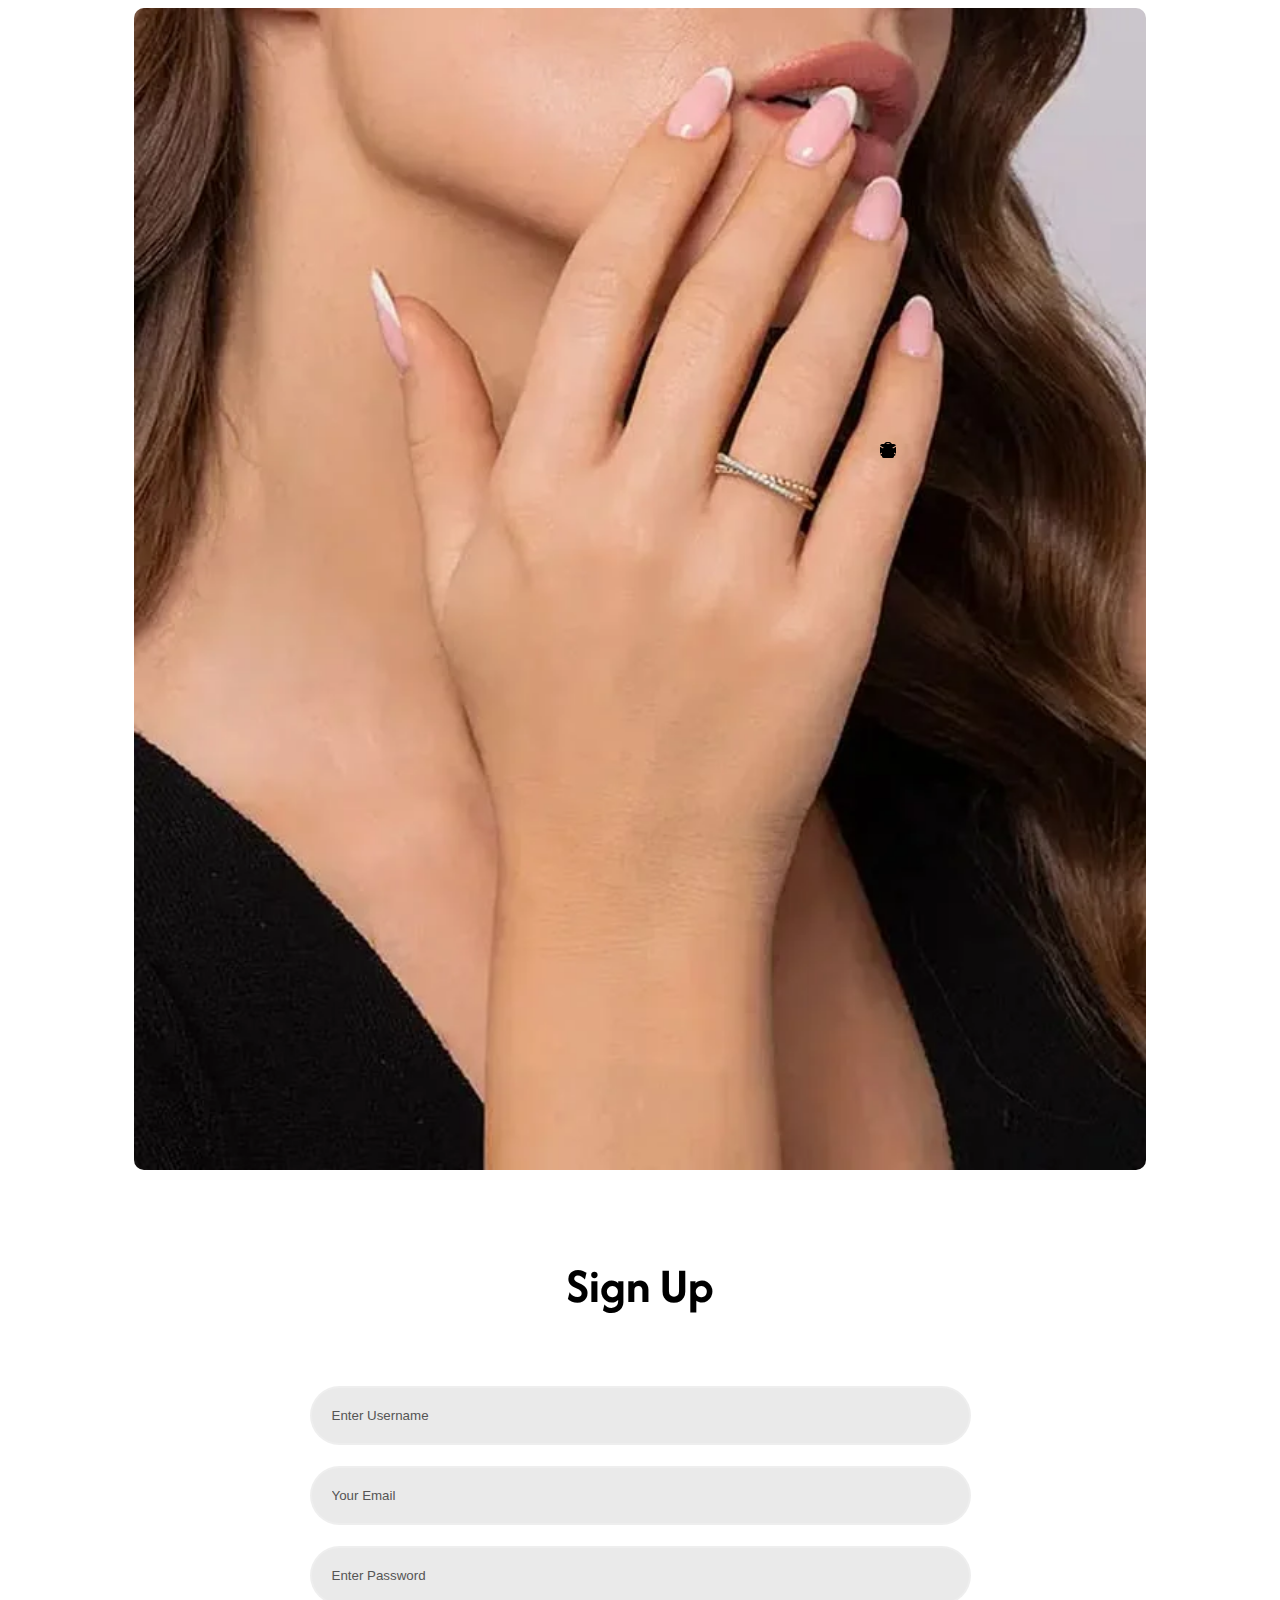
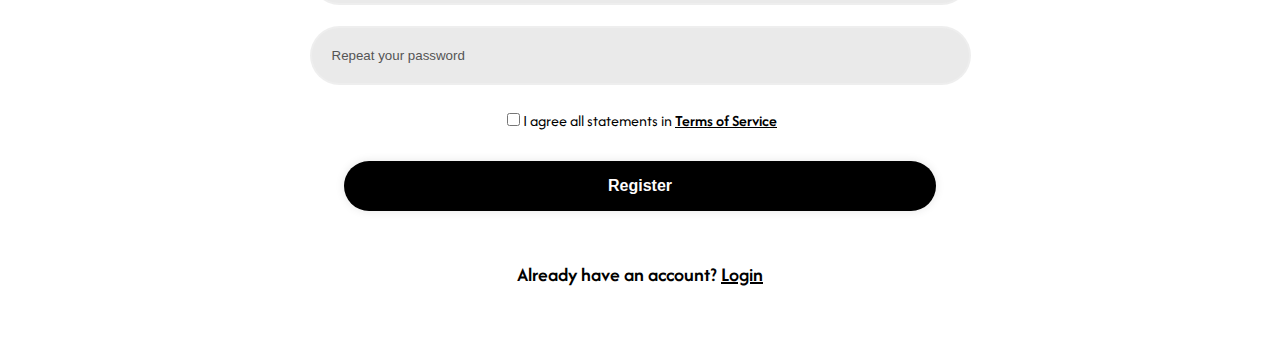
<file: register.html>
<!DOCTYPE html>
<html lang="en">

<head>
    <meta charset="UTF-8">
    <meta name="viewport" content="width=device-width, initial-scale=1.0">
    <title>Register</title>
    <!-- bootstrap css  -->
    <link href="https://cdn.jsdelivr.net/npm/bootstrap@5.3.7/dist/css/bootstrap.min.css" rel="stylesheet"
        integrity="sha384-LN+7fdVzj6u52u30Kp6M/trliBMCMKTyK833zpbD+pXdCLuTusPj697FH4R/5mcr" crossorigin="anonymous">
    <!-- bootstrap icons -->
    <link rel="stylesheet" href="https://cdn.jsdelivr.net/npm/bootstrap-icons@1.10.5/font/bootstrap-icons.css">
    <!-- custom css -->
    <link rel="stylesheet" href="./assets/CSS/register.css">

</head>

<body>
    <div class="sign-up d-flex">
        <div class="img-sign">
            <img src="./assets/image/Gold-Jewelery/product-21.webp" alt="girl model">
        </div>
        <form>
            <h2>Sign Up</h2>
            <div class=" form-group position-relative">
                <input type="text" class="form-control" id="username" placeholder="Enter Username">
                <svg xmlns="http://www.w3.org/2000/svg" width="16" height="16" fill="currentColor"
                    class="bi bi-person-fill" viewBox="0 0 16 16">
                    <path d="M3 14s-1 0-1-1 1-4 6-4 6 3 6 4-1 1-1 1zm5-6a3 3 0 1 0 0-6 3 3 0 0 0 0 6" />
                </svg>
            </div>
            <div class=" form-group position-relative">
                <input type="email" class="form-control" id="email" placeholder="Your Email">
                <svg xmlns="http://www.w3.org/2000/svg" width="16" height="16" fill="currentColor"
                    class="bi bi-envelope-fill" viewBox="0 0 16 16">
                    <path
                        d="M.05 3.555A2 2 0 0 1 2 2h12a2 2 0 0 1 1.95 1.555L8 8.414zM0 4.697v7.104l5.803-3.558zM6.761 8.83l-6.57 4.027A2 2 0 0 0 2 14h12a2 2 0 0 0 1.808-1.144l-6.57-4.027L8 9.586zm3.436-.586L16 11.801V4.697z" />
                </svg>
            </div>
            <div class=" form-group position-relative">
                <input type="password" class="form-control" id="password" placeholder="Enter Password">
                <svg xmlns="http://www.w3.org/2000/svg" width="16" height="16" fill="currentColor"
                    class="bi bi-lock-fill" viewBox="0 0 16 16">
                    <path fill-rule="evenodd"
                        d="M8 0a4 4 0 0 1 4 4v2.05a2.5 2.5 0 0 1 2 2.45v5a2.5 2.5 0 0 1-2.5 2.5h-7A2.5 2.5 0 0 1 2 13.5v-5a2.5 2.5 0 0 1 2-2.45V4a4 4 0 0 1 4-4m0 1a3 3 0 0 0-3 3v2h6V4a3 3 0 0 0-3-3" />
                </svg>
            </div>
            <div class="form-group position-relative">
                <input type="password" class="form-control" id="confirmPassword" placeholder="Repeat your password">
                <svg xmlns="http://www.w3.org/2000/svg" width="16" height="16" fill="currentColor" class="bi bi-lock"
                    viewBox="0 0 16 16">
                    <path fill-rule="evenodd"
                        d="M8 0a4 4 0 0 1 4 4v2.05a2.5 2.5 0 0 1 2 2.45v5a2.5 2.5 0 0 1-2.5 2.5h-7A2.5 2.5 0 0 1 2 13.5v-5a2.5 2.5 0 0 1 2-2.45V4a4 4 0 0 1 4-4M4.5 7A1.5 1.5 0 0 0 3 8.5v5A1.5 1.5 0 0 0 4.5 15h7a1.5 1.5 0 0 0 1.5-1.5v-5A1.5 1.5 0 0 0 11.5 7zM8 1a3 3 0 0 0-3 3v2h6V4a3 3 0 0 0-3-3" />
                </svg>
            </div>
            <div class="mb-3 form-check">
                <label class="form-check-label" for="exampleCheck1"> <input type="checkbox" class="form-check-input"
                        id="exampleCheck1">I agree all statements in <a href="#">Terms of Service</a></label>
            </div>
            <button type="submit" class="btn-sign">Register</button>
            <p class="text-center">Already have an account? <a href="login.html">Login</a></p>
        </form>
    </div>


    <script src="https://cdn.jsdelivr.net/npm/bootstrap@5.3.7/dist/js/bootstrap.bundle.min.js"
        integrity="sha384-ndDqU0Gzau9qJ1lfW4pNLlhNTkCfHzAVBReH9diLvGRem5+R9g2FzA8ZGN954O5Q"
        crossorigin="anonymous"></script>
</body>

</html>
</file>
<file: assets/CSS/main.css>
@import url("https://fonts.googleapis.com/css2?family=Afacad:ital,wght@0,400..700;1,400..700&display=swap");
@import url("https://fonts.googleapis.com/css2?family=Ballet:opsz@16..72&display=swap");
:root{
    font-size: 20px;
    --mainfont1: "Afacad", sans-serif;
    --font2:"Ballet", cursive;
}
body{
    font-family: var(--mainfont1);
    color: black;
}
.hidnav{
  position: sticky;
  top: 0;
  z-index: 1000;
  background-color: #C8102E;
}
.header-secroll{
    background: white;
    box-shadow: 0 2px 8px rgba(0, 0, 0, 0.1);
}
.header  .item1.carousel-caption{
text-align: left;
 padding-left: 60px;
    padding-bottom: 80px;
}
.small .accordion-body a{
    text-decoration: none;
    color: rgb(95, 97, 94);
}
.type1{
    font-family: var(--font2);
    font-size: 4.8rem;
    font-weight: 400;
    padding-left: 60px;
}
.type2{
    font-size: 3.5rem;
    font-weight: 600;
}

.carousel-indicators [data-bs-target]{
    width: 10px;
    height: 10px;
    border-radius: 50%;
}
.header .btn1{
    margin: 20px 0 0 60px;
}
.header .text2.carousel-caption{
    top: 30%;
    left: 0;
    bottom: 0;
    right: 0;
}
.top-header .dropdown button{
    background: transparent;
    color: white;
}
.top-header {
    position: absolute;
    top: 0;
    left: 0;
    z-index: 10; 
    width: 100%;
    padding: 40px 0;
    color: white;
}
.login a{
    color: black;
}
.icon svg{
    transition: fill 0.5s ease;
}
.name-web span{
    font-size: 0.5rem;
    font-weight: 400;
}
.nav-iconn svg:hover{
    fill: rgb(200, 16, 46);
}
.nav-icon svg:hover{
    fill: rgb(200, 16, 46);
}
.offcanvas-body{
    height: 40% !important;
}
.header .offcanvas-body  {
    flex-shrink: 0 !important;
    white-space: nowrap !important;
}
.header .dropdown-menu a{
    color: #000;
}
.offcanvas-header a{
    font-size: 18px;
    font-weight: 400;
    background-color:#e4e4e4 ; 
    border-radius: 43px;
    padding: 6px 12px;
    text-decoration: none;
}
.offcanvas-header a:hover{
    background-color: rgb(200, 16, 46);
}
.offcanvas-header svg:hover{
    fill:#ffffff;
}


.btn-like-s a{
    font-size: 18px;
    font-weight: 400;
    background-color:#e4e4e4 ; 
    border-radius: 43px;
    padding: 10px 20px;
    text-decoration: none;
    color: #000000;
    display: flex;
    justify-content: center;
    align-items: center;
    gap: 10px;
}
.header .dropdown-menu {
    display: block; 
    opacity: 0;
    visibility: hidden;
    transform: translateY(-10px);
    transition: opacity 0.2s ease, visibility 0.2s ease, transform 0.2s ease;
    position: absolute; 
    top: 100%;
    left: 0;
    z-index: 1000;
    color: #000;

}
.hidnav .dropdown-menu {
    display: block; 
    opacity: 0;
    visibility: hidden;
    transform: translateY(-10px);
    transition: opacity 0.2s ease, visibility 0.2s ease, transform 0.2s ease;
    position: absolute; 
    top: 100%;
    left: 0;
    z-index: 1000;
    color: #000;

}
.navbar a{
    font-size: 18px;
    font-weight: 700;
}

.nav-item.dropdown:hover .dropdown-menu {
    opacity: 1;
    visibility: visible;
    transform: translateY(0);
}

.rotate-icon {
    transition: transform 0.3s ease;
}

.nav-item.dropdown:hover .rotate-icon {
    transform: rotate(180deg);
}
/*nav .nav-link:hover {
    color: rgb(200, 16, 46) !important;
}*/
.dropdown-menu a:hover {
    color: rgb(200, 16, 46);
}
.header .accordion-item{
    border: 0;
    outline: 0;
}
header .social img{
    width: 24px;
    height: 24px;
}
.main-nav{
    position: absolute;
    top: 10%;
    left: 0;
    z-index: 10; 
    width: 100%; 
    margin-top: 30px; 
}
.main-nav1 a{
color:black !important;
font-weight: 700 !important;
}
.hidnav .dropdown-menu a:hover{
    color: rgb(200, 16, 46) !important;
}
.collapse{
    border-top:1px solid #ffffff1a;
    border-bottom:1px solid #ffffff1a;
}
.header .accordion a{
    color:rgb(95, 97, 94);
    text-decoration: none;
}
.navbar-nav a{
    font-size: 0.8rem;
    font-weight: 400;
}
.active{
    color: rgb(200, 16, 46) !important;
}
/*.nav-link:focus, .nav-link:hover{
    color: rgb(200, 16, 46);
}*/
/* header */
.categories{
    padding: 5.6rem 0;
    overflow-x: scroll;
   
}
.title{
    font-size:2.8rem;
    font-weight: 500;
    line-height: 3.35rem;

}
.pag{
    font-size: 0.9rem;
    color:rgb(95, 97, 94) ;
    padding-bottom: 2rem;
}
.card{
    border: none;
    overflow: hidden;
    cursor: pointer;
}
.categories .card img{
    transition: transform 0.8s ease-in-out;
}
.categories .card:hover img{
    transform: scale(1.1);
}
.categories .name{
    font-size: 1rem;
    font-weight: 600;
    transition: color 0.3s; 
}
.name:hover{
    color:rgb(200, 16, 46) ;
}
.categories .num{
    font-size: 1rem;
    font-weight: 600;
    color:rgb(95, 97, 94);
}
.categories {
    -ms-overflow-style: none;  /* Internet Explorer 10+ */
    scrollbar-width: none;     /* Firefox */
}
.categories-scroll{
    overflow-x: auto;
    scroll-behavior: smooth;
}
.categories-scroll::-webkit-scrollbar {
    display: none;            /* Chrome, Safari, Opera */
}
.categories-scroll .card {
    min-width: 200px;
    max-width: 250px;
    cursor: pointer;
}
/* category */
.sale{
    padding-bottom: 5.6rem;
    cursor: pointer;
}
.img-sale{
    overflow: hidden;
}
.sale-c {
    height: 625.33px;
    transition: transform 1s ease-out;
}
.sale .text-card{
    position: absolute;
    left: 10%;
    bottom: 8%;
    display: flex;
    flex-direction: column;
    gap: 0.75rem;
    color: white;
}
.sale span{
    font-size:1.2rem ;
    font-weight: 400;
}
.sale name-s{
    font-size:2.4rem ;
    font-weight: 500;
    color: white;
    transition: color 0.5s;
}
.btn1{
    align-self: flex-start;
    border-radius: 999px;
    font-size:0.9rem;
    font-weight: 600;
    padding:16px 40px;
}
.all-s:hover .sale-c{
    transform: scale(1.2);
}
.name-s:hover {
    color: rgb(200, 16, 46);
}
/* Sale */
.Best-Seller{
    padding-bottom:5.6rem ;
    -ms-overflow-style: none;  /* Internet Explorer 10+ */
    scrollbar-width: none;     /* Firefox */
}
.Best-Seller h2{
    font-size:2.8rem ;
    font-weight:500;
}
.Best-Seller a{
    font-size: 0.8rem;
    font-weight: 400;
    color: black;
}
.nav-b a:hover {
    color: rgb(200, 16, 46);
}
.Best-Seller .card{
border-radius: 0;
min-width: 250px;
transition: transform 0.3s ease;
}
.Best-Seller .name-b{
    font-size:1rem;
    font-weight: 400;
    color: black;
    transition: color 0.5s;
}
.name-b:hover{
    color:rgb(200, 16, 46);
}
.Best-Seller .salary{
    font-size: 0.8rem;
    font-weight: 600;
    color: black;
}
.old-sal{
    color: rgb(172, 175,171);
    text-decoration: line-through;
}

.Best-Seller-scroll{
    overflow-x: auto;
    scroll-behavior: smooth
}
.Best-Seller-scroll::-webkit-scrollbar{
     display: none;            /* Chrome, Safari, Opera */
}
.Best-Seller-scroll .card{
    min-height: 300px;
    max-width: 400px;
    cursor: pointer;
}
.img-all{
    position: relative;
    overflow: hidden;
}
.img-org{
    position: absolute;
    transition: opacity 0.8s ease, transform 0.8s ease;
}
.img-hover{
    opacity: 0;
    transition: opacity 0.8s ease, transform 0.8s ease;
}
.img-all:hover .img-org{
    opacity: 0;
    transform: scale(1.1);
}
.img-all:hover .img-hover{
    opacity: 1;
    transform: scale(1);

}
.icons{
    position: absolute;
    top:8px;
    right: 8px;
    display: flex;
    flex-direction: column;
    justify-content: center;
    align-items: center;
    gap: 12px;
    opacity: 0;
    transition: opacity 0.8s ease;
}
.icons button{
    background-color: white;
    border-radius: 50%;
    box-shadow: 0 4px 8px rgba(0, 0, 0, 0.1);
    padding: 12px;
}
.icon-link {
    background-color: white;
    border-radius: 50%;
    box-shadow: 0 4px 8px rgba(0, 0, 0, 0.1);
    padding: 12px;
}
.icon svg:hover{
    fill: #ffff;
}
.icons img{
    display: flex;
    justify-content: center;
    align-items: center;
}
.icon svg{
    display: flex;
    justify-content: center;
    align-items: center;
}
.like-btn {
    border: none;
    box-shadow: none;
}
.click {
    transition: filter 0.3s ease;
}
.like-btn.active .click {
    fill: #C8102E;
}
.eye{
    width: 16px;
    height: 16px;
}

.img-all:hover .icons{
    opacity: 1;
}
.icon-link:hover{
    background-color: #000000;
}
.icon-link:hover img {
    filter: invert(100%);
}
.Best-Seller button.btn:hover{
    background-color: black;
}
.icons button:hover img {
    filter: invert(100%);
}
.shop{
    flex: 1;
    overflow-y: auto;
    max-height: 100%;
    border-left: 1px solid #e5e5e5;
    align-self: stretch;
    padding: 0 20px;
}
.offcanvas-header h2{
font-size: 1.2rem;
font-weight: 600;
}
.h21{
    gap: 140px;
    padding-top: 50px;
}
.shop h3{
    font-size: 0.7rem;
    font-weight: 400;
}
.offcanvas-body{
    display: flex;
    height: 100%;
}
.offcanvas-body p{
    font-size: 0.9rem;
    font-weight: 500;
    color: black;
}
.sp{
    font-size: 0.9rem;
    font-weight: 600;
    color: black;
}
.shop .sp1{
    color:rgb(200, 16, 46) ;
}
.shop .product{
    padding:30px 0;
    border-bottom: 1px solid #e5e5e5;
    margin-bottom: 16px;
}
.product:last-child {
    border-bottom: none;
}
.img-p img{
    width: 150px;
    height: 150px;
}
.offcanvas.offcanvas-end {
    width: 50%; 
    max-width: none; 
}
.text{
    padding: 40px 0 0 24px;
}
.shop .text{
    display: flex;
    flex-direction: column;
}
.clos .btn-close{
    background-color: transparent;
    box-shadow: none;
    background-size: 10px;
}
.text h3,
p,
.text .numsal{
    margin: 0;
    padding: 0;
}
.img-p1{
    padding: 24px;
}
.img-p1 img{
    width: 200px;
    height: 200px;
}
.text1{
    padding: 24px;
}
.footer{
    position: sticky;
    bottom: 0;
    z-index: 1000;
    padding: 20px 0;
    background-color: #ffffff; 
}
.footer .nav-c li {
    flex: 1; 
    max-width: 100%;
}
.footer a{
    align-items: center;
    justify-content: center;
    padding: 10px 24px;
    border: 1px solid black;
    border-radius: 999px;
    text-decoration: none;
}
.offcanvas-body p:hover{
    color: rgb(200, 16, 46);
}
.nav-c a:hover{
    background-color: black;
    color: white;
}
.nav-c a:hover img{
    filter: invert(100%);
}
.like-scroll{
    overflow-y: auto;
    scroll-behavior: smooth;
    max-height: 100%;
}
.like-scroll::-webkit-scrollbar{
     display: none;            /* Chrome, Safari, Opera */
}
.like-scroll .product1{
    cursor: pointer;
    z-index: 9999;
}
.spn{
    padding-bottom: 0.5rem;
}
.progress-bar {
    background-color: black;
}
.free{
    padding: 16px 0;
    font-size: 16px;
}
.free .sp1{
    font-weight: 700;
}
.detils a{
    padding: 12px 40px;
    font-size: 0.8rem;
    font-weight: 600;
}
.img-sm img{
    width: 150px;
    height: 150px;
    
}
.product2 .btn-close{
    position: absolute;
    top:5px;
    right: 5px;
    
}
.comp a{
    padding: 15px 80px;
    font-size: 0.8rem;
    font-weight: 600;
    border-radius: 999px;
    text-decoration: none;
}
.items{
    flex: 1 1 50%;
    background-color:#FAFAFA;
}
.img-sal{
    flex: 1 1 50%;
}
.img-sal img{
    width: 100%;
    height: auto;
}
.On-sale{
    padding-bottom: 112px;
}
.On-sale h2{
    font-size: 56px;
    font-weight:500 ;
}
.On-sale p{
    font-size: 16px;
    font-weight: 400;
    color: rgb(95, 97, 94);
}
.On-sale .time span{
font-size: 80px;
font-weight: 400;
}   
.On-sale .time p{
    font-size: 24px;
    font-weight: 400;
    color:black;
    text-align: center;
}
.On-sale .get{
    padding-top: 40px;
}
.On-sale .get a{
    padding: 16px 60.11px 16px 30.5px;
    border: 1px solid black;
    border-radius: 999px;
    text-decoration: none;
}
.On-sale .get img{
    filter: invert(100%);
}
.GOld-Jewelery{
    background-color:#FAF3F1 ;
}
.img-Gold{
    padding: 100px 0;
}
.img-smal{
    width: 124px;
    height: 124px;
    top: 12%;
    left: 4%;
}
.info{
    padding-top: 200px;
    transition: color 0.8s;
    cursor: pointer;
}
.info h2{
transition: color 0.8s;
}
.info h2:hover{
    color: rgb(200, 16, 46);
}
.star img{
    width: 16px;
    height: 16px;
}
.Rating .review{
    font-size: 16px;
    font-weight: 400;
    color: rgb(95, 97, 94);
}
.salay{
    padding: 20px 0;
}
.salay .new-sal{
    font-size: 40px;
    font-weight: 400;
    padding-right: 20px;
}
.info p{
    font-size: 18px;
    font-weight: 400;
    color: rgb(95, 97, 94);
    padding-bottom: 20px;
}
.color img{
width: 40px;
height: 40px;
    border-radius: 50%;
}
.gold{
    border: 1px solid black;
    padding: 5px;
}
.incris{
    width:180px;
    height:56px;
    padding:20px 20px;
    border:1px solid #EDEDED;
    border-radius:43px ;
}
.numofpro p{
    font-size: 18px;
    font-weight: 400;
    color: rgb(95, 97, 94);
}
.GOld-Jewelery .icons1{
    padding: 20px 20px;
}
.icons1 .icon1 button{
    width: 100%;
    padding:10px 150px  ;
    background-color: #000000;
    border-radius: 999px;
}
.icons1 .icon1{
    white-space: nowrap;
}
.icon1 img{
    filter: invert(100%);
    
}
.icons1 .icon2 button{
    border:2px solid #EDEDED;
    border-radius: 50%;
}
.icon3 button{
    border:2px solid #EDEDED;
    border-radius: 50%;
}
.icon2  button.btn:hover{
    background-color: black;
}
.icon3  button.btn:hover{
    background-color: black;
}

.icons1 button:hover img {
    filter: invert(100%);
}
.buy button{
    width: 100%;
    background-color: #C8102E;
    border-radius: 999px;
}
.buy button.btn:hover{
    background-color: #000;
}
.Customer{
    padding: 5.6rem 0;
    cursor: pointer;
}
.Customer .img-com img{
    object-fit: contain;
    width: 100%;
    max-width: 300px;
    height: auto;
        transition: transform 0.8s ease;
}
.Customer .info {
    background-color: #ffffff;
    padding: 4px 10px;
    bottom: 2%;
    
}
.comm p{
    font-size: 24px;
    font-weight: 400;
    color: rgb(95, 97, 94);
}
.usernam h3{
    font-size: 24px;
    font-weight: 400;
}
.Customer .info h3{
    font-size: 1rem;
    font-weight: 400;
    padding-top: 5px; 
}
.Customer .info h3:hover{
    color: rgb(200, 16, 46);
}
.Customer-scroll{
    display: flex;
    overflow-x: auto;
    flex-wrap: nowrap;
    gap: 1.5rem; 
}
.Customer-scroll::-webkit-scrollbar {
    display: none;           /* Chrome, Safari, Opera */
}
.img-com{
    overflow: hidden;
}
.img-com:hover img {
    transform: scale(1.1);
}
.Customer-scroll .comment {
    min-width: 300px;
    flex-shrink: 0;
}
.Customer .rev{
    color: #2c2c2c;
    padding: 15px 80px; 
    background-color: #e0e0e0;
    border-radius: 43px;
    border: 2px solid rgb(206,206,206);
    box-shadow: inset 4px 4px 8px #bcbcbc,
                inset -4px -4px 8px #ffffff;
    cursor: pointer;
}
.Customer .rev:hover {
    box-shadow: inset 2px 2px 5px #bcbcbc,
                inset -2px -2px 5px #ffffff;
}
.dat{
    background-color: black;
    color: white;
    padding: 8px 24px;
    top:0;
}
.blog{
    overflow-x: scroll;
    -ms-overflow-style: none;  /* Internet Explorer 10+ */
    scrollbar-width: none; 
}
.blogs{
    justify-content: center;
}
.blog .card{
    border: none;
    overflow: hidden;
    cursor: pointer;
}
.blog-scroll{
    overflow-x: auto;
    scroll-behavior: smooth;
}
.blog-scroll::-webkit-scrollbar {
    display: none;           /* Chrome, Safari, Opera */
}
.blog-scroll .card{
    min-width: 300px;
    flex-shrink: 0;
}
.blog .links{
    color: black;
    font-weight: 400;
    transition: color 0.4s ease;
}
.img-b{
    overflow: hidden;
}
.img-b .card-img-top{
    transition: transform 0.8s ease;
}
.img-b .card-img-top:hover{
    transform: scale(1.1);
}
.card-body a:hover{
    color: rgb(200, 16, 46);
}
.instashop{
    padding-top: 5.6rem;
    overflow-x: scroll;
    -ms-overflow-style: none;  /* Internet Explorer 10+ */
    scrollbar-width: none; 
}
.Shop-scroll{
 overflow-x: auto;
scroll-behavior: smooth;
}
.Shop-scroll::-webkit-scrollbar {
    display: none;           /* Chrome, Safari, Opera */
}
.Shop-scroll .img-inst{
    min-width: 300px;
    flex-shrink: 0;
}
.img-inst{
    border: none;
    overflow: hidden;
}
.img-inst img{
    width:476px;
    height: 470px;
    object-fit: cover;
    transition: transform 0.8s ease;
}
.img-insta{
    justify-content: center;
}
.instashop .insta-icon a{
    position: absolute;
    top: 50%;
    left: 50%;
    background-color: #ffffff;
    padding: 15px;
    border-radius: 50%;
    display: flex;
    align-items: center;
    justify-content: center;
    opacity: 0;
    transition: opacity 0.8s ease;
}
.instashop .insta-icon img{
    width: 24px;
    height: 24px;
}
.img-inst:hover .insta-icon a{
    opacity: 1;
}
.img-inst:hover img{
    transform: scale(1.1);
}
.insta-icon a:hover {
background-color: black;
}
.insta-icon a:hover img {
    filter: invert(100%);
}
footer{
    background-color: black;
}
footer .social nav img{
    filter: invert(100%);
}
footer .social{
    padding-top: 90px;
}
.vr{
    border-right: 1px solid #ffffff;
    height: 10px;
}
footer a{
    text-decoration: none;
    color: rgb(95, 97, 94);
}
footer a:hover{
    color:rgb(200, 16, 46)
}
.pag-contact{
    filter: invert(100%);
}
footer h3{
    font-size: 1.2rem;
    font-weight: 500;
}
.email-form{
    padding: 0.8rem 5rem 0.8rem 1.2rem;
    border: 1px solid #e5e5e5;
    border-radius: 999px;
    background-color: #000000;
}
.btn-sub{
    padding: 0.8rem 2rem;
    border-radius: 999px;
    background-color: #ffffff;
    border: none;
}
.footer-info{
    border-bottom:1px solid #b3b3b3;
}
.newsletter{
    padding-top : 4rem;

    
}
.dropdown button {
    background-color: black;
    color:rgb(95, 97, 94)
}
.footer-media {
  background-color: #000 !important;
  color: #fff !important;
  padding: 2rem;
 display: none;
}

.footer-media .accordion-item {
  background-color: #000 !important;
  border: none !important;
}

.footer-media .accordion-button {
  background-color: #111 !important;
  color: #fff !important;
  border: none !important;
}
.footer-media  a{
    text-decoration: none;
    color:rgba(255,255,255,0.5);
    font-size: 18px;
    font-weight: 400;
}
.footer-media a:hover{
    color:rgb(200, 16, 46);
}

.dropdown button {
    background-color: black;
    color:rgb(95, 97, 94)
}
.footer-media {
  background-color: #000 !important;
  color: #fff !important;
  padding: 2rem;
 display: none;
}

.footer-media .accordion-item {
  background-color: #000 !important;
  border: none !important;
}

.footer-media .accordion-button {
  background-color: #111 !important;
  color: #fff !important;
  border: none !important;
}
.footer-media  a{
    text-decoration: none;
    color:rgba(255,255,255,0.5);
    font-size: 18px;
    font-weight: 400;
}
.footer-media a:hover{
    color:rgb(200, 16, 46);
}
.logonn{
    display: none;
}
.navbar1 button{
    padding-top:15px;
}
.view-product{
    height: 100vh;

}
.info-product {
    flex: 1;
    padding: 20px;
    display: flex;
    flex-wrap: wrap;
    flex-direction: column;
    gap: 20px;
    cursor: pointer;
}
h2{
    font-size: 56px;
    font-weight: 500;
    transition: color 0.6s ease;
    margin-top: 20px;
    text-align: center;
}
h2:hover {
    color: rgb(200, 16, 46);
}
.star img{
    width: 16px;
    height: 16px;
}
.review{
    font-size: 16px;
    color: gray;
}
.num-add p{
    font-size: 18px;
    color: rgb(200, 16, 46);
}
.img-view{
    flex: 1 1 40%;

}
.img-view img{
    width: 100%;
    height: 90%;
    object-fit: cover;
    user-select: none;
}
.new-sall{
    font-size: 40px;
    font-weight: 600;
}
.old-sal{
    font-size: 18px;
    font-weight: 400;
    color: rgb(172,175,171);
    text-decoration: line-through;
    margin-bottom: 10px;
}
.discount{
font-size: 18px;
font-weight: 600;
color: white;
background-color: rgb(200, 16, 46);
padding: 2px 10px;
border-radius: 10px;
}
p{
    font-size: 18px;
    font-weight: 400;
    color: rgb(95,97,94);
}
h3{
    font-size: 24px;
    font-weight: 600;
}
.box{
    border: 1px solid #EDEDED;
    width: 56px;
    height: 56px;
    border-radius: 50%;
    color:#5f615e ;
    display: flex;
    align-items: center;
    justify-content: center;

}
.color-btn{
    width: 40px;
    height: 40px;
    display: flex;
    align-items: center;
    justify-content: center;
    border-radius: 50%;
    border: 1px solid #EDEDED;
    background-color: white;
}
.check-btn{
    width: 32px;
    height: 32px;
    border-radius: 50%;
    border: 1px solid #dcdcdc;
}
.btnn1{
    background-color:  #EEDFC6;
}
.btn2{
    background-color: #f56eb7;
}
.btn4{
    background-color:#89CFF0;
}
.incris{
    width:180px;
    height:56px;
    padding:20px 20px;
    border:1px solid #EDEDED;
    border-radius:43px ;
}
.numofpro p{
    font-size: 18px;
    font-weight: 400;
    color: rgb(95, 97, 94);
}
.iconns .icona1 button{
    padding: 10px 150px;
    border-radius: 43px;
    display: flex;
    align-items: center;
    gap: 15px;
    background-color: black;
    font-size: 18px;
    font-weight: 600;
    flex: 0 0 auto;
    white-space: nowrap;

}
.icona1 svg{
    width: 16px;
    height: 16px;
}
.icon2 {
    border:2px solid #EDEDED;
    border-radius: 50%;
    display: flex;
    justify-content: center;
    align-items: center;
    width: 55px;
    height: 55px;
}
.icon2 button {
    width: 100%;
    height: 100%;
    border-radius: 50%;
}
.icon2 button:hover {
    background-color: rgb(0, 0, 0);
}
.icon2 button:hover svg {
    fill: rgb(255, 255, 255);
}
.buys button{
    width: 100%;
    background-color:#ffc520;
    border-radius: 999px;
    font-size: 18px;
    font-weight: 600;
    flex: 0 0 auto;
    
}
.buys img{
    width: 60px;
    height:60px;
}

.model-content svg{
    width: 24px;
    height: 25px;
}
.my-model{
    position: fixed;
    top: 0;
    bottom: 0;
    left: 0;
    right: 0;
    display: flex;
    justify-content: center;
    align-items: center;
    z-index: 100000;
    background: rgba(0,0,0,0.4); 
    opacity: 0;
    visibility: hidden;
    transition: all 0.8s;
}
.my-model1{
    position: fixed;
    top: 0;
    bottom: 0;
    left: 0;
    right: 0;
    display: flex;
    justify-content: center;
    align-items: center;
    z-index: 100000;
    background: rgba(0,0,0,0.4); 
    opacity: 0;
    visibility: hidden;
    transition: all 0.8s;
}
.show{
    opacity: 1;
    visibility: visible;
}
.model-content{
    background: #fff;
    box-shadow: 0 8px 25px rgba(0,0,0,0.2);
    width: 80%; 
    height: 900px;
    margin: 20px 0;                      
    padding: 20px;             
    position: relative;
}
.left-btn,.right-btn, .close-btn{
    position: absolute;
    width: 50px;
    height: 50px;
    border-radius: 50%;
    display: flex;
    justify-content: center;
    align-items: center;
    cursor: pointer;
}
.left-btn{
    top: 50%;
    left: 25px;
}
.right-btn{
    top: 50%;
    left: 54%;
}
.close-btn{
    top: 30px;
    right: 30px;
}
.model-contentscroll{
    overflow-y: auto;
    scroll-behavior: smooth;
    max-height: 100%;
}
.left-btn1,.right-btn1, .close-btn1{
    position: absolute;
    width: 50px;
    height: 50px;
    border-radius: 50%;
    display: flex;
    justify-content: center;
    align-items: center;
    cursor: pointer;
}
.left-btn1{
    top: 50%;
    left: 25px;
}
.right-btn1{
    top: 50%;
    left: 54%;
}
.close-btn1{
    top: 30px;
    right: 30px;
}
@media (max-width: 1200px){
.model-content{
    width: 70%;
    height: 700px;
}
.img-view, 
.info-product {
    flex: 1 1 100%;
    max-width: 100%;
}
.img-view{
    display: flex;
    justify-content: center;
}
.img-view img {
    width: 80%; 
}
.left-btn {
    left: 12%;
}
.right-btn{
    left: 85%;
}
.left-btn1 {
    left: 12%;
}
.right-btn1{
    left: 85%;
}
.carousel-caption {
    text-align: center !important;
}
.logon{
    display: none;
}

.logonn{
    display: block;
}
.main-nav{
    display: none;
}
.carousel-caption h5.type1,
.carousel-caption h5.type2 {
    font-size: 2rem !important; 
}

.carousel-caption p {
    font-size: 1rem !important; 
}
.carousel-caption a.btn1 {
    font-size: 1rem !important; 
    padding: 0.5rem 1rem;
}
.offcanvas.offcanvas-end {
    width: 80%; 
    max-width: none; 
}
.footer .nav-c li { 
    max-width: 100%;
}
.nav-c a{
    padding: 5px 15px;
}
.detils a{
    padding: 5px 10px;
}
.minnav{
    
    display: none !important;
}
.footer-info {
    gap: 2rem;
}

.parts1{
    flex-direction: column;
    align-items: flex-start;
    width: 100%;
}
.parts2 {
    flex-direction: column;
    align-items: flex-start;
    width: 100%;
    padding-top:90px ;
}
.newsletter{
justify-content: flex-start;
}
.form-group{
    flex-direction: column;
}
.form-group button{
    width: 100%;
}

}

@media (max-width: 992px){
    .offcanvas.offcanvas-end {
    width: 95%;  
}
.logon{
    display: none;
}

.logonn{
    display: block;
}
.spa1{
    display: none;
}

.footer .nav-c li { 
    max-width: 100%;
}
.nav-c a{
    padding: 5px 15px;
}
.detils a{
    padding: 5px 10px;
}
.blogs{
    justify-content: flex-start;
}
.img-insta {
    justify-content: flex-start; 
}
}
@media (max-width: 768px){
.offcanvas.offcanvas-end {
    width: 50%; 
    max-width: none; 
}
.categories-scroll .card {
        min-width: 160px;
        max-width: 180px;
    }
.categories-scroll .card img {
        height: 150px;
}
.logon{
    display: none;
}
.logonn{
    display: block;
}
.spa2{
    display: none;
}

.likh{
        display: none !important;
}
.like{
    display: none;
} 
.On-sale{
    gap: 40px;
}
.On-sale .items{
    padding: 40px 0;

}
.nav-icon{
    display: none;
}
.blogs{
    justify-content: flex-start;
}
.img-insta {
    justify-content: flex-start; 
}
.view-product {
    flex-direction: column;
    height: auto;
}
h2 {
font-size: 36px;
}
.incris {
    width: 100%;
}
.icons .icon1 button {
    width: 100%;
    padding: 10px;
}
.icons {
    align-items: stretch;
}
.img-view img {
    width: 100%; 
}
.left-btn {
    left: 5%;
}
.right-btn{
    left: 90%;
}
.left-btn1 {
    left: 5%;
}
.right-btn1{
    left: 90%;
}
}
@media (max-width: 576px){
.footer{
    position: sticky;
}

.logon{
    display: none;
}

.logonn{
    display: block;
}
.spa3{
    display: none;
}
.like{
    display: none;
    } 
.likh{
        display: none !important;
}
.min-footer{
flex-direction: column;
}
.shopping{
    display: none !important;
}
.parts2{
display: none !important;
}
.footer-media{
    display: block;
}
.footer-info {
    flex-direction: column;
    gap: 1.5rem;
}
.payment{
    flex-direction: column;
}
.On-sale .time span{
    font-size: 40px;
}
.icons1{
    flex-direction:column ;
}
.blogs{
    justify-content: flex-start;
}
.img-insta {
    justify-content: flex-start; 
}
.left-btn {
    display: none;
}
.right-btn{
    display: none;
}
.left-btn1 {
    display: none;
}
.right-btn1{
    display: none;
}
}
</file>
<file: assets/CSS/contactus.css>
@import url("https://fonts.googleapis.com/css2?family=Afacad:ital,wght@0,400..700;1,400..700&display=swap");
body{
    font-family:"Afacad", sans-serif;
}
.contact-us{
    display: flex;
    flex-wrap: wrap;
    justify-content: center;
    align-items: stretch;
    gap: 30px;
    padding: 40px;
}
.contact-us form{
    flex: 1;
    min-width: 300px;
    max-width: 600px;
    display: flex;
    flex-direction: column;
    gap: 15px;
    padding: 20px;
    background-color: #f9f9f9;
}
.contact-us h2{
    font-size: 50px;
    text-align: center;
}
p{
    font-size: 20px;
    text-align: center;
    color: #555555;
}
.contact-us input{
    width: 100%;
    border: 2px solid rgba(85, 85, 85, 0.2);
    border-radius: 20px;
    padding: 12px 20px;
    font-size: 16px;
}
.contact-us textarea{
    width: 100%;
    border: 2px solid rgba(0, 0, 0, 0.2);
    border-radius: 20px;
    padding: 12px 20px;
    font-size: 16px;
}
.contact-us textarea{
    height: 150px;
    resize: none;
}
.contact-us .btn-send{
    width: 100%;
    background-color: #000;
    border-radius: 20px;
}
.contact-us button{
    width: 100%;
    padding: 12px;
    border: none; 
    background-color: #000;
    color: #ffffff;
    font-size: 18px; 
    border-radius: 20px;
    cursor: pointer;
}
.map{
    flex: 1;
    min-width: 300px;
    max-width: 600px;
    height: auto;
    border-radius: 20px;
    overflow: hidden;
    display: flex;
    flex-direction: column;
    align-items: center;
    justify-content: center;
    gap: 20px;
}
.map iframe{
    width: 100%;
    height: 100%;
    border: none;
    border-radius: 20px;
}
.social ul {
    list-style: none;
    display: flex;
    justify-content: center;
    gap: 15px;
}
.social li  img {
    width: 32px;
    height: 32px;
    transition: transform 0.3s ease;
}
.social li img:hover {
    transform: scale(1.1);
}
@media (max-width: 768px) {
    .contact-us {
        flex-direction: column;
        padding: 20px;
    }

    .contact-us h2 {
        font-size: 28px;
    }

    .map {
        height: 300px;
    }
}
</file>
<file: assets/CSS/login.css>
@import url("https://fonts.googleapis.com/css2?family=Afacad:ital,wght@0,400..700;1,400..700&display=swap");
body{
    font-family:"Afacad", sans-serif;

}
.Login{
    border-radius: 10px;
    padding: 30px 40px;
}
.Login h2{
    font-size: 36px;
    text-align: center;
}
.Login form{
    flex: 1;
    padding: 40px;
    display: flex;
    flex-direction: column;
    justify-content: center;
    align-items: center;
}
.Login .input-box{
    width: 100%;
    height: 50px;
    margin: 30px 0;
    display: flex;
    justify-content: center;
    align-items: center;
}
.input-box input{
    background: #d6d6d680;
    width: 50%;
    border: none;
    outline: none;
    border: 2px solid rgba(255, 255, 255, 0.2);
    border-radius: 40px;
    padding: 20px 45px 20px 20px;
}
.input-box input::placeholder{
    color: #555555;
}
.input-box svg{
    position: absolute;
    right: 30%;
    top: 50%;
    transform: translateY(-50%);
    font-size: 20px;

}
.form-check{
    display: flex;
    justify-content: space-between;
    font-size:14px;
    
}
a{
    color:black;
    font-weight: 600;
    text-decoration: underline;
}
a:hover{
    color: rgb(200, 16, 46);
}
.btn-log{
    width: 50%;
    height: 50px;
    background: #000;
    border: 0;
    outline: 0;
    border-radius: 40px;
    font-size: 16px;
    font-weight: 600;
    color:#fffdfd;
    box-shadow: 0 0 10px rgba(0,0,0,.1);
}
.register-link{
    font-size: 14px;
    text-align: center;
    margin: 20px 0 15px;
}
.register-link p {
    color:#000000;
    font-weight: 600;
    text-decoration: none;
}
.img-logo{
    flex: 1;
    display: flex;
    justify-content: center;
    align-items: center;
}
.img-logo img{
    width: 100%;
    height: 100%;
    border-radius: 8px;
}
@media (max-width: 768px) {
.Login {
    flex-direction: column;
    padding: 20px;
}

.Login form,
.img-logo {
    width: 100%;
    padding: 20px 10px;
}

.Login h2 {
    font-size: 28px;
}

.input-box input {
    width: 100%;
    padding: 15px 40px 15px 15px;
}

.input-box svg {
    right: 10%;
    font-size: 18px;
}

.btn-log {
    width: 100%;
}

.form-check {
    flex-direction: column;
    align-items: flex-start;
    gap: 10px;
}

.register-link p {
    font-size: 13px;
}

.img-logo img {
    max-height: 250px;
    object-fit: cover;
}
}
</file>
<file: assets/CSS/ourproduct.css>
@import url("https://fonts.googleapis.com/css2?family=Afacad:ital,wght@0,400..700;1,400..700&display=swap");
body{
    font-family:"Afacad", sans-serif;
    color: black;
}
header{
    position: sticky;
    top: 0;
    z-index: 1000;
}
.navbar{
    padding: 20px 0;
    box-shadow: 0 2px 8px rgba(0, 0, 0, 0.1);
}
.dropdown-menu {
    display: block; 
    opacity: 0;
    visibility: hidden;
    transform: translateY(-10px);
    transition: opacity 0.2s ease, visibility 0.2s ease, transform 0.2s ease;
    position: absolute; 
    top: 100%;
    left: 0;
    z-index: 1000;

}
.navbar a{
    font-size: 18px;
    font-weight: 700;
}
.nav-item.dropdown:hover .dropdown-menu {
    opacity: 1;
    visibility: visible;
    transform: translateY(0);
}

.rotate-icon {
    transition: transform 0.3s ease;
}

.nav-item.dropdown:hover .rotate-icon {
    transform: rotate(180deg);
}
nav .nav-link:hover {
    color: rgb(200, 16, 46) !important;
}
.dropdown-menu a:hover {
    color: rgb(200, 16, 46);
}

.breadcrumb{
    margin: 30px 0;
    background-color:#f6f4f1 ;
    padding: 80px 0;
}
.categories{
    padding: 5.6rem 0;
    overflow-x: scroll;
}
.title{
    font-size:2.8rem;
    font-weight: 500;
    line-height: 3.35rem;

}
.pag{
    font-size: 0.9rem;
    color:rgb(95, 97, 94) ;
    padding-bottom: 2rem;
}
.card{
    border: none;
    overflow: hidden;
    cursor: pointer;
}
.categories .card img{
    transition: transform 0.8s ease-in-out;
}
.categories .card:hover img{
    transform: scale(1.1);
}
.categories .name{
    font-size: 1rem;
    font-weight: 600;
    transition: color 0.3s; 
}
.name:hover{
    color:rgb(200, 16, 46) ;
}
.categories .num{
    font-size: 1rem;
    font-weight: 600;
    color:rgb(95, 97, 94);
}
.categories {
    -ms-overflow-style: none;  /* Internet Explorer 10+ */
    scrollbar-width: none;     /* Firefox */
}
.categories-scroll{
    overflow-x: auto;
    scroll-behavior: smooth
}
.categories-scroll::-webkit-scrollbar {
    display: none;            /* Chrome, Safari, Opera */
}
.categories-scroll .card {
    min-width: 200px;
    max-width: 250px;
    cursor: pointer;
}
.Best-Seller .card{
    border: 1px solid #e7e7e7;
    border-radius: 8px;
    overflow: hidden;
    box-shadow: 0 2px 6px rgba(0, 0, 0, 0.02);
    transition: transform 0.3s ease;
    padding: 10px;
}
.Best-Seller .card:hover {
    transform: scale(1.03);
}
.img-prod img{
    width: 125px;
    height: 125px;
}
.Best-Seller .card-body{
    width:fit-content ;
}
.star img{
    width: 16px;
    height: 16px;
}
svg{
    width: 12px;
    height: 12px;
}
.new-sal{
    font-size: 18px;
    font-weight: 600;
}
.old-sal{
    font-size: 18px;
    font-weight: 400;
    color: rgb(172,175,171);
    text-decoration: line-through;
    margin-bottom: 10px;
}
.Featured img{
    width: 71px;
    height: 71px;
}
.offers{
    padding: 4rem 0;
} 
footer{
    background-color: black;
}
footer .social nav img{
    filter: invert(100%);
}
footer .social{
    padding-top: 90px;
}
.vr{
    border-right: 1px solid #ffffff;
    height: 10px;
}
footer a{
    text-decoration: none;
    color: rgb(95, 97, 94);
}
footer a:hover{
    color:rgb(200, 16, 46)
}
.pag-contact{
    filter: invert(100%);
}
footer h3{
    font-size: 1.2rem;
    font-weight: 500;
}
.email-form{
    padding: 0.8rem 5rem 0.8rem 1.2rem;
    border: 1px solid #e5e5e5;
    border-radius: 999px;
    background-color: #000000;
}
.btn-sub{
    padding: 0.8rem 2rem;
    border-radius: 999px;
    background-color: #ffffff;
    border: none;
}
.footer-info{
    border-bottom:1px solid #b3b3b3;
}
.newsletter{
    padding-top : 4rem;

    
}
.dropdown button {
    background-color: black;
    color:rgb(95, 97, 94)
}
.footer-media {
  background-color: #000 !important;
  color: #fff !important;
  padding: 2rem;
 display: none;
}

.footer-media .accordion-item {
  background-color: #000 !important;
  border: none !important;
}

.footer-media .accordion-button {
  background-color: #111 !important;
  color: #fff !important;
  border: none !important;
}
.footer-media  a{
    text-decoration: none;
    color:rgba(255,255,255,0.5);
    font-size: 18px;
    font-weight: 400;
}
.footer-media a:hover{
    color:rgb(200, 16, 46);
}

@media (max-width: 1200px) {
.footer-info {
    gap: 2rem;
}

.parts1{
    flex-direction: column;
    align-items: flex-start;
    width: 100%;
}
.parts2 {
    flex-direction: column;
    align-items: flex-start;
    width: 100%;
    padding-top:90px ;
}
.newsletter{
justify-content: flex-start;
}
.form-group{
    flex-direction: column;
}
.form-group button{
    width: 100%;
}
}
@media (max-width: 576px){
.min-footer{
    flex-direction: column;
}
.shopping{
    display: none !important;
}
.parts2{
display: none !important;
}
.footer-media{
    display: block;
    
}
.footer-info {
    flex-direction: column;
    gap: 1.5rem;
}

}
</file>
<file: assets/CSS/register.css>
@import url("https://fonts.googleapis.com/css2?family=Afacad:ital,wght@0,400..700;1,400..700&display=swap");

body{
    font-family:"Afacad", sans-serif;

}
.sign-up{
    border-radius: 10px;

}
h2{
    font-size: 50px;
    text-align: center;
}
.sign-up form{
    flex: 1;
    padding: 40px;
    display: flex;
    flex-direction: column;
    justify-content: center;
    align-items: center;
    gap:30px;
}
.sign-up .form-group{
    width: 100%;
    height: 50px;
    display: flex;
    justify-content: center;
    align-items: center;
}
.form-group input{
    background: #d6d6d680;
    width: 50%;
    border: none;
    outline: none;
    border: 2px solid rgba(255, 255, 255, 0.2);
    border-radius: 40px;
    padding: 20px 45px 20px 20px;
}
.form-group input::placeholder{
    color: #555555;
}
.form-group svg{
    position: absolute;
    right: 30%;
    top: 50%;
    transform: translateY(-50%);
    font-size: 20px;
}
.img-sign{
    flex: 1;
    display: flex;
    justify-content: center;
    align-items: center;
}
.img-sign img{
    width: 80%;
    height: 80%;
    border-radius: 10px;
    object-fit: cover;
}

.btn-sign{
    width: 50%;
    height: 50px;
    background: #000;
    border: 0;
    outline: 0;
    border-radius: 40px;
    font-size: 16px;
    font-weight: 600;
    color:#fffdfd;
    box-shadow: 0 0 10px rgba(0,0,0,.1);
}
p{
    text-align: center;
    margin-top: 20px;
    font-size: 20px;
    font-weight: 600;
}
a{
    color: black;
    font-weight: 600;
    text-decoration: underline;
}
a:hover{
    color: rgb(200, 16, 46);
}
@media (max-width: 768px) {
.sign-up {
    flex-direction: column;
    padding: 20px;
}

.sign-up form,
.img-sign {
    width: 100%;
    padding: 20px 10px;
}

h2 {
    font-size: 30px;
}

.sign-up .form-group {
    flex-direction: column;
    height: auto;
    margin-bottom: 20px;
    align-items: flex-start;
}

.form-group input {
    width: 100%;
    padding: 15px 40px 15px 15px;
}

.form-group svg {
    right: 10%;
    top: 45%;
    font-size: 18px;
}

.btn-sign {
    width: 100%;
    margin-top: 15px;
}

p {
    font-size: 16px;
    margin-top: 15px;
}

.img-sign img {
    width: 100%;
    height: auto;
    border-radius: 10px;
}
}
</file>
